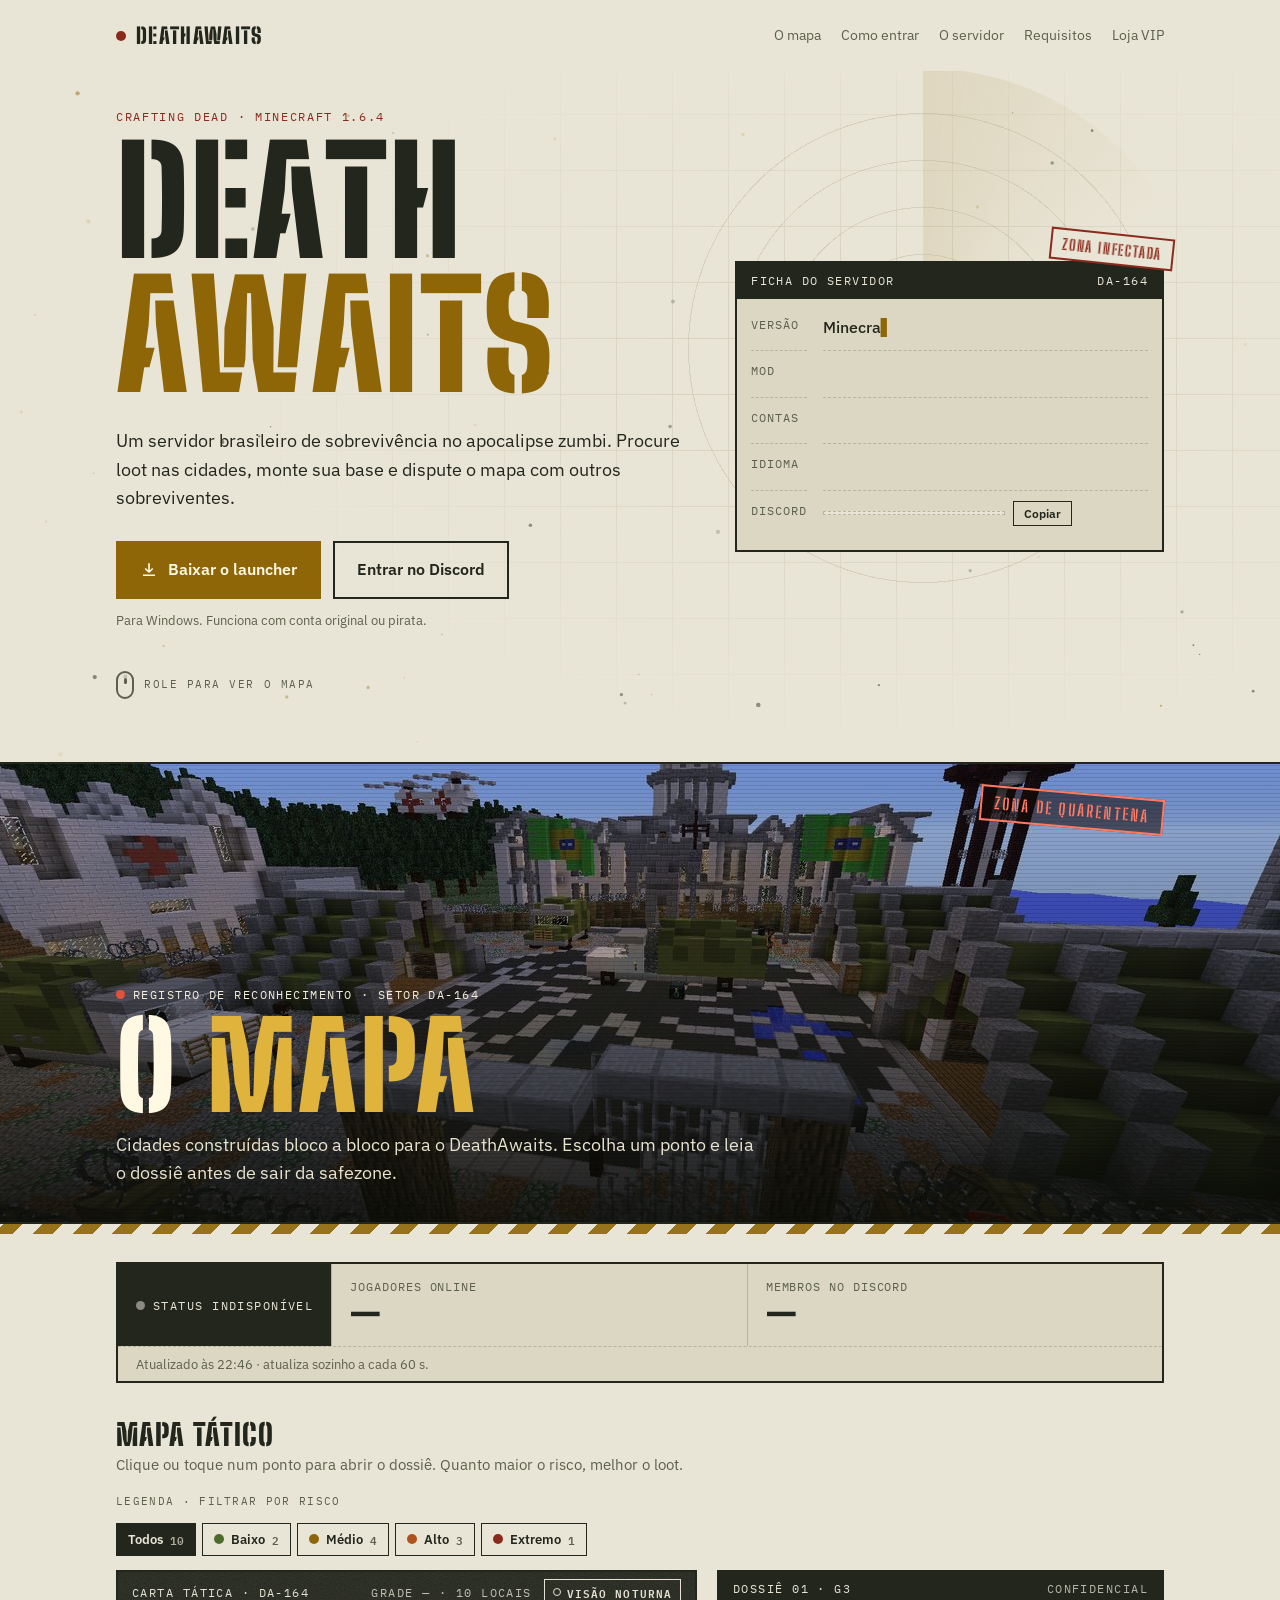
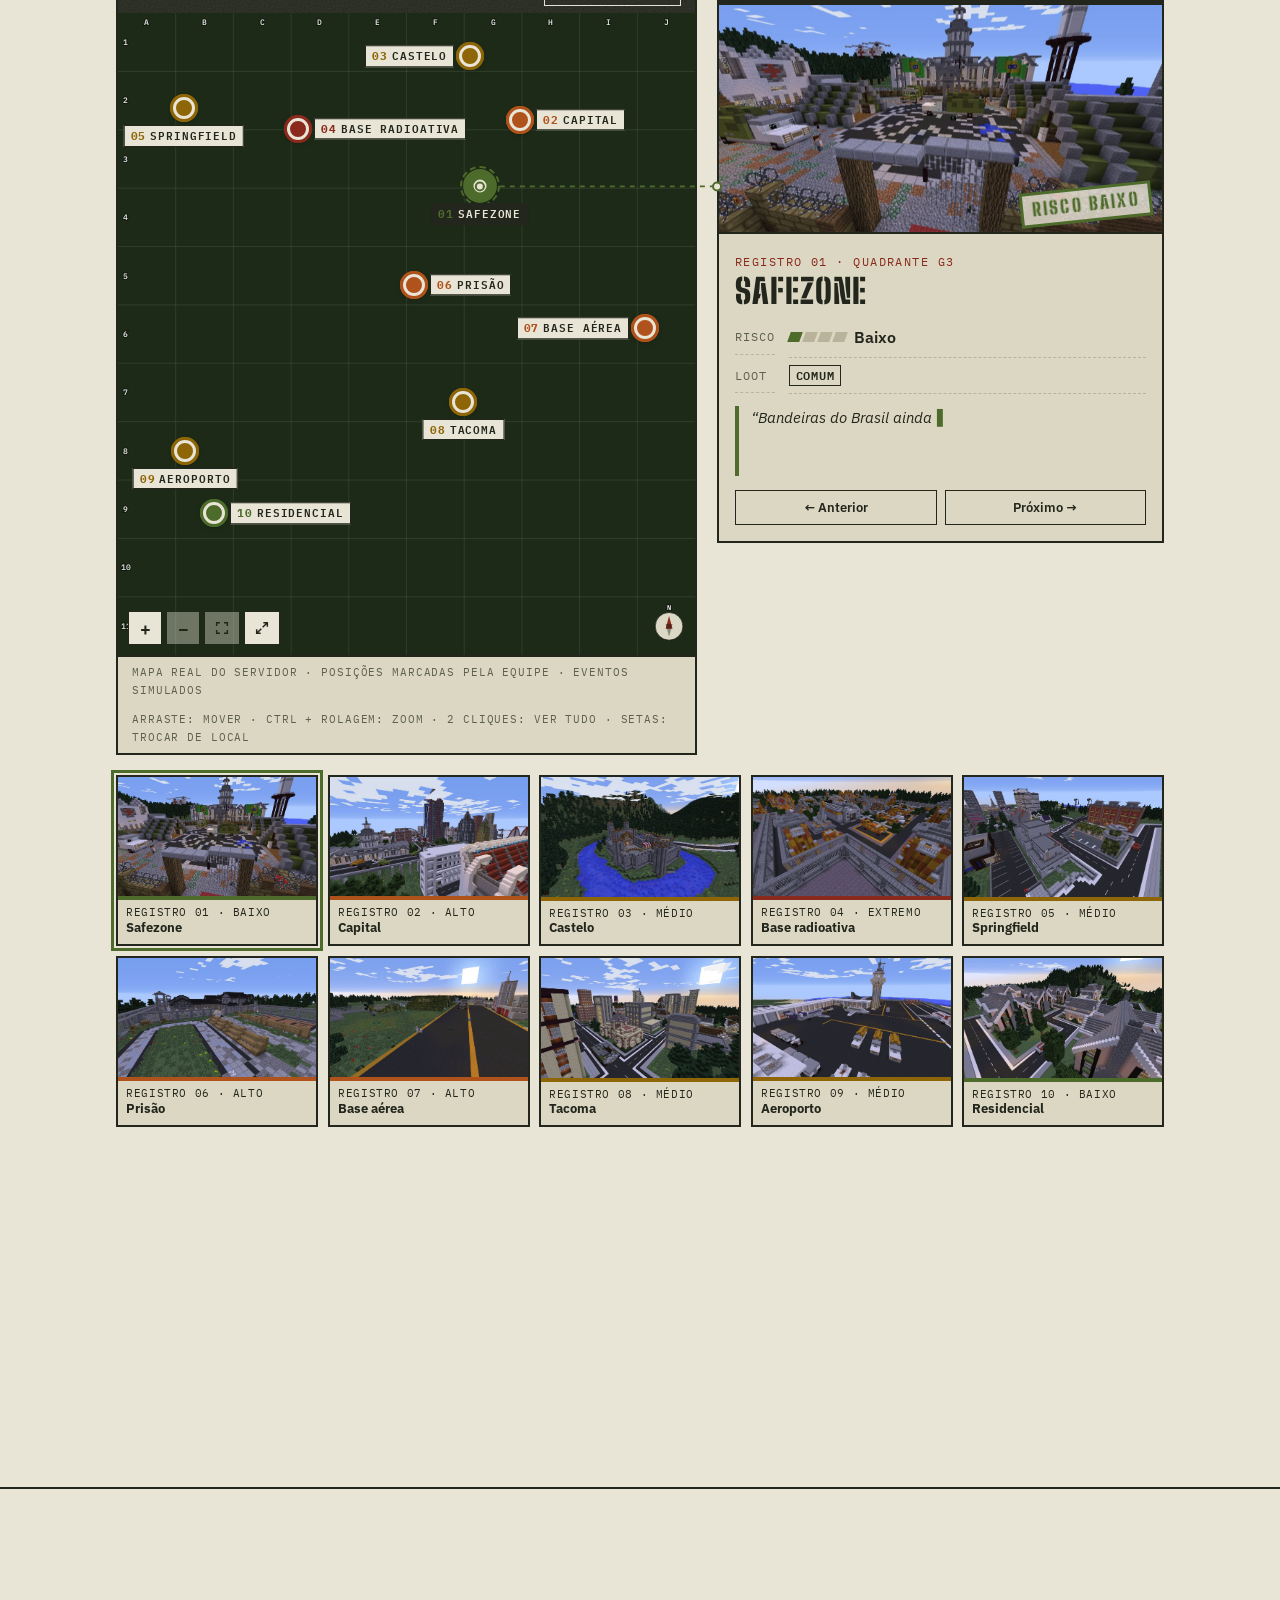
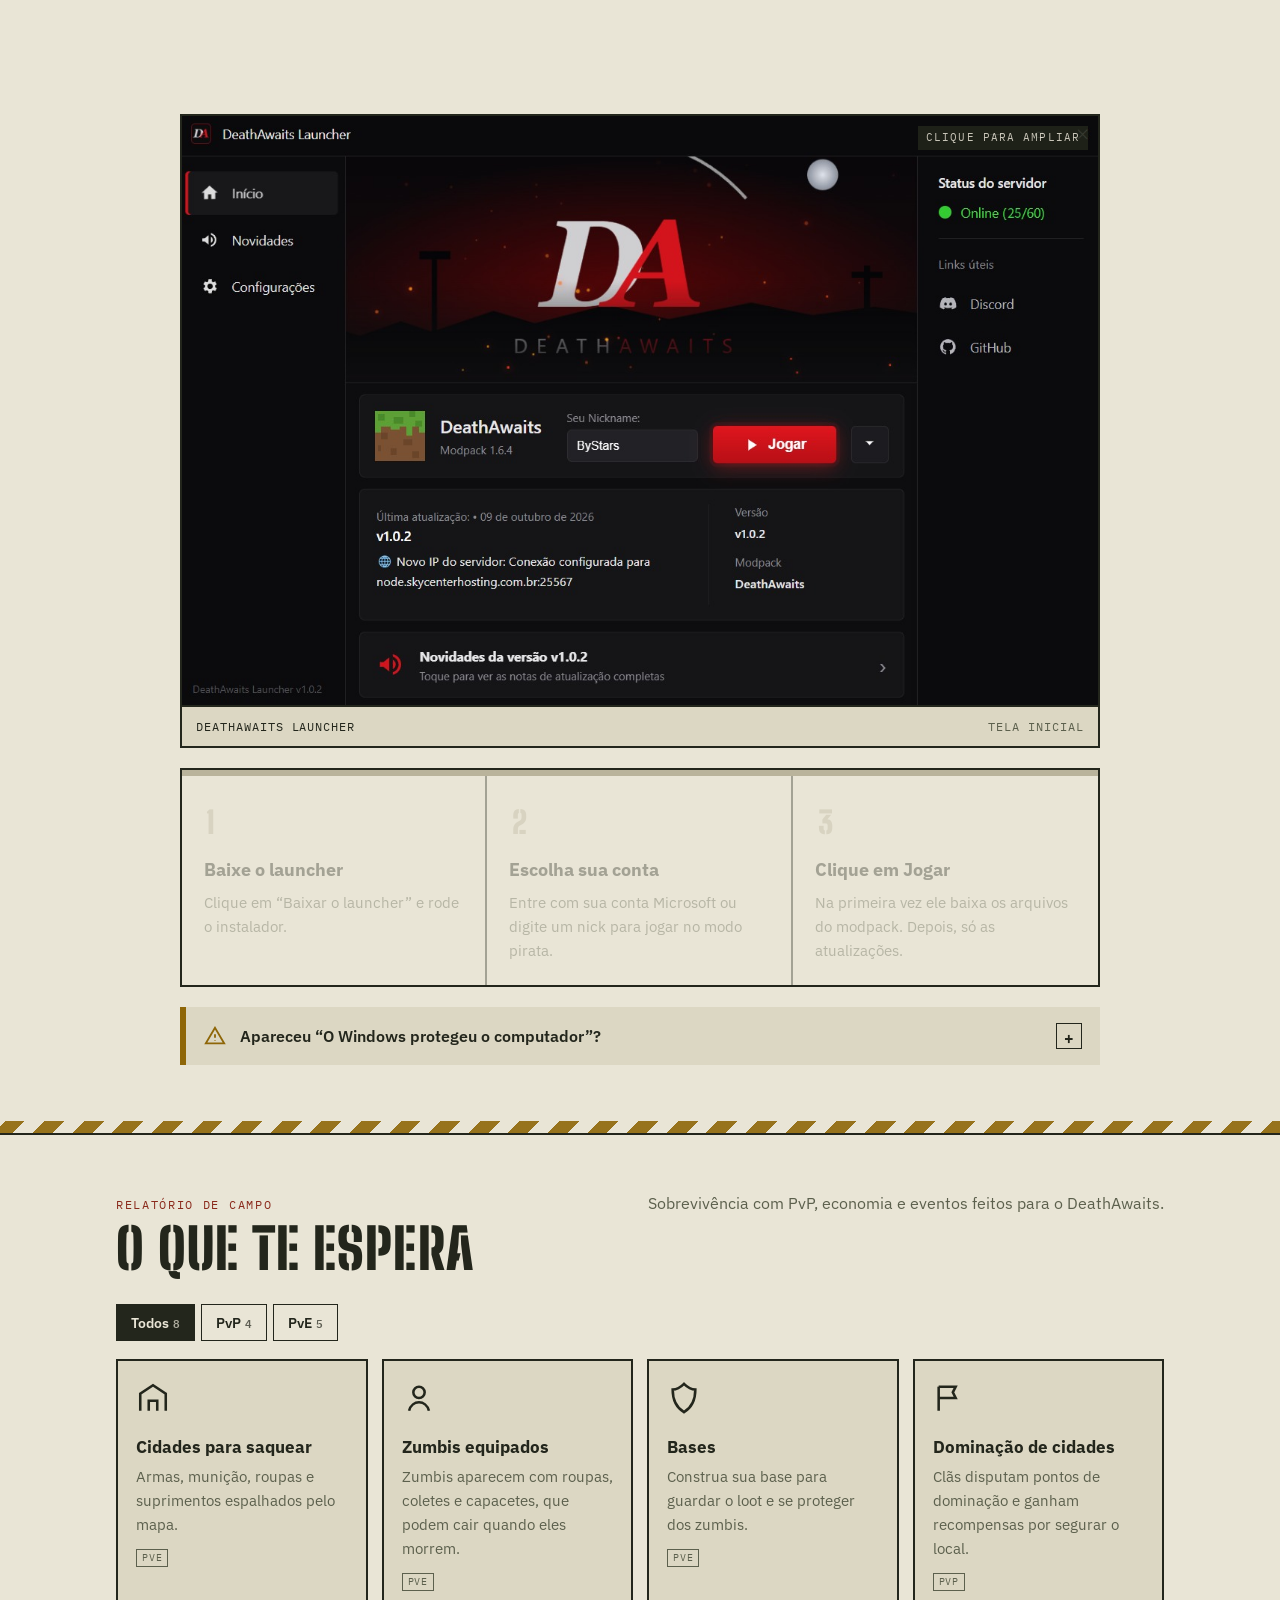
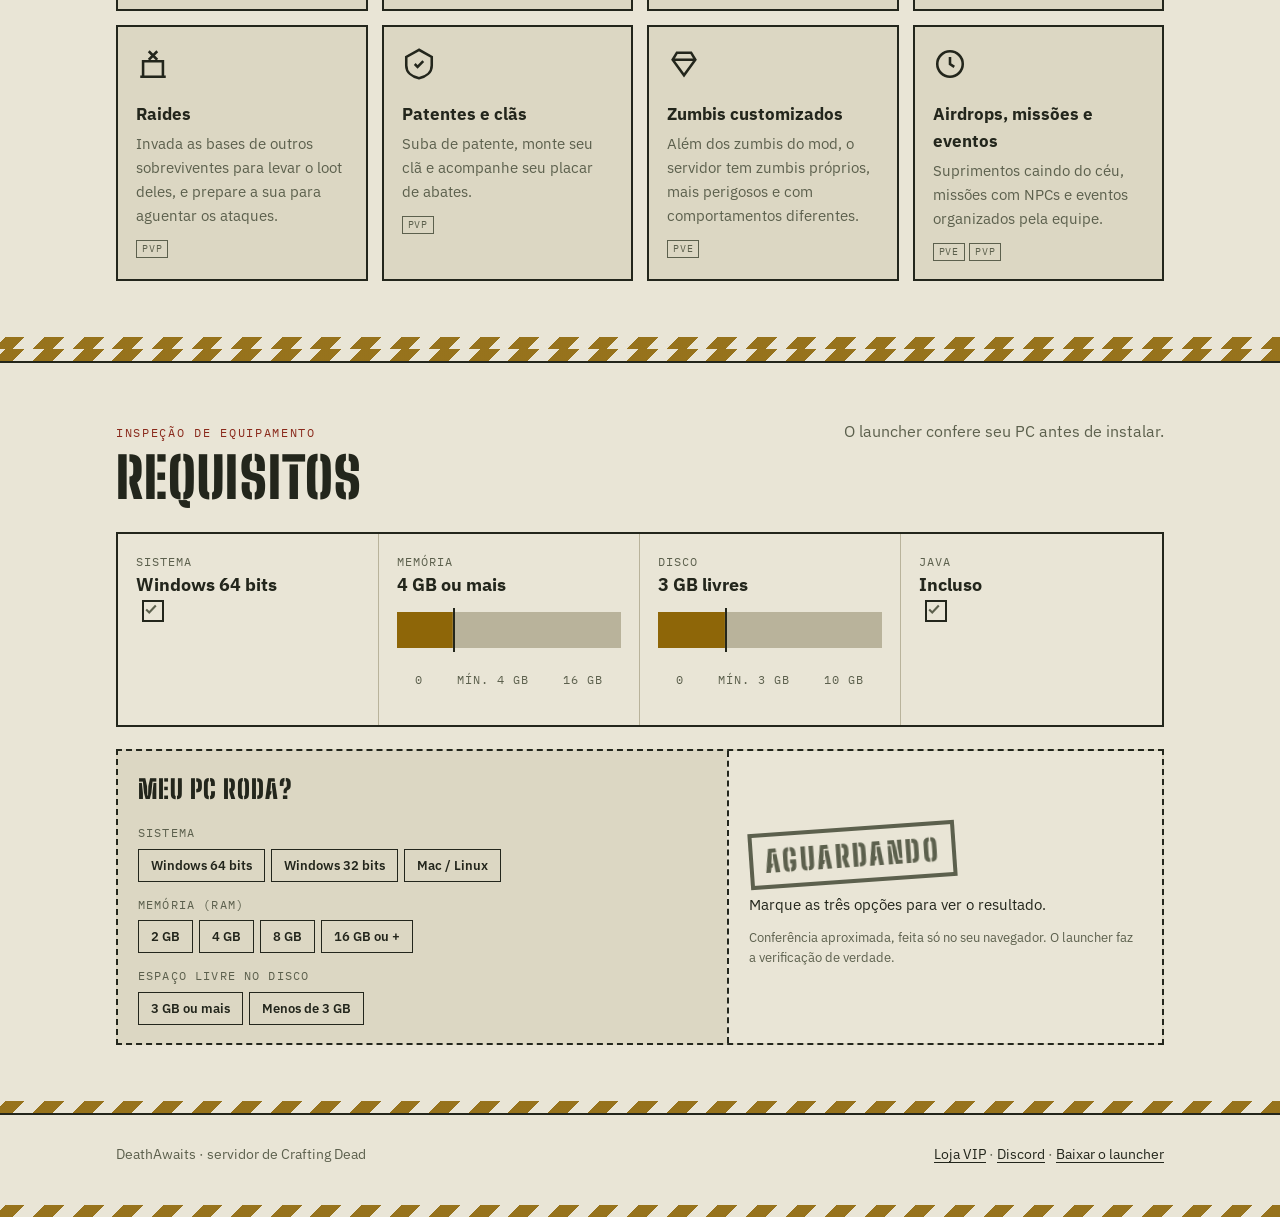
<file: index.html>
<!doctype html>
<html lang="pt-BR">
<head>
<meta charset="utf-8">
<meta name="viewport" content="width=device-width, initial-scale=1">
<meta name="description" content="DeathAwaits: servidor brasileiro de Crafting Dead (Minecraft 1.6.4). Baixe o launcher e jogue com conta original ou pirata.">
<meta name="theme-color" content="#23261c">
<title>DeathAwaits</title>
<link rel="preconnect" href="https://fonts.googleapis.com">
<link rel="preconnect" href="https://fonts.gstatic.com" crossorigin>
<link rel="stylesheet" href="https://fonts.googleapis.com/css2?family=Big+Shoulders+Stencil+Display:wght@700;900&family=IBM+Plex+Sans:wght@400;500;600&family=IBM+Plex+Mono:wght@400;600&display=swap">
<link rel="stylesheet" href="site.css?v=6">
<link rel="stylesheet" href="mapa.css?v=6">
<script>
/* Antes da página pintar: liga as animações (se o usuário não pediu menos movimento)
   e mostra a tela de "boot" uma vez por sessão. Sem JS, o site aparece normal. */
(function () {
  var d = document.documentElement, rm = window.matchMedia && matchMedia("(prefers-reduced-motion: reduce)").matches;
  if (rm || !("IntersectionObserver" in window)) return;
  d.classList.add("da-anim");
  setTimeout(function () { d.classList.add("is-loaded"); d.classList.remove("da-booting"); }, 3500); // rede de segurança se o site.js falhar
  try { if (!sessionStorage.getItem("da-boot")) { d.classList.add("da-booting"); sessionStorage.setItem("da-boot", "1"); } } catch (e) {}
})();
</script>
<link rel="stylesheet" href="premio.css?v=1">
</head>
<body>
<a class="da-skip" href="#conteudo">Pular para o conteúdo</a>

<div class="da-boot" aria-hidden="true">
  <div class="da-boot-in">
    <div class="da-boot-t">DeathAwaits</div>
    <p>&gt; Conectando ao servidor DA-164...</p>
    <p>&gt; Carregando relatório de quarentena... <b>OK</b></p>
    <p>&gt; Zona infectada detectada. <b>Acesso liberado</b></p>
    <div class="da-boot-bar"><i></i></div>
    <small>Clique ou aperte qualquer tecla para pular</small>
  </div>
</div>
<div class="da-progress" aria-hidden="true"></div>
<div class="da-cursor" aria-hidden="true"><div class="da-cursor-ring"><b></b></div><div class="da-cursor-dot"></div></div>

<header class="da-head">
  <div class="wrap top">
    <a class="brand" href="#inicio"><i aria-hidden="true"></i>DeathAwaits</a>
    <button class="da-burger" type="button" aria-expanded="false" aria-controls="da-nav" aria-label="Abrir menu"><span></span><span></span><span></span></button>
    <nav id="da-nav" aria-label="Seções">
      <a href="#mapa">O mapa</a>
      <a href="#entrar">Como entrar</a>
      <a href="#servidor">O servidor</a>
      <a href="#requisitos">Requisitos</a>
      <a href="loja.html">Loja VIP</a>
      <a class="btn da-nav-cta" href="https://www.dropbox.com/scl/fi/rq31xzb4dp51te05v7322/DeathAwaits-Launcher-Setup-1.1.2.exe?rlkey=wrdtlf2qej30c48bs4k6huib0&amp;dl=1" target="_blank" rel="noopener">Baixar o launcher</a>
    </nav>
  </div>
</header>

<main id="inicio">
  <div class="da-hero-wrap" id="conteudo">
    <div class="da-hero-bg" aria-hidden="true">
      <div class="da-grid-layer" data-parallax="0.25"></div>
      <div class="da-radar-layer" data-parallax="0.45"></div>
      <canvas class="da-ash"></canvas>
    </div>
    <div class="wrap hero">
      <div data-parallax="-0.08">
        <p class="eyebrow da-intro" style="--d:.1s">Crafting Dead · Minecraft 1.6.4</p>
        <h1 aria-label="DeathAwaits"><span class="da-line" aria-hidden="true">Death</span><span class="da-line" aria-hidden="true"><span>Awaits</span></span></h1>
        <p class="lead da-intro" style="--d:.7s">Um servidor brasileiro de sobrevivência no apocalipse zumbi. Procure loot nas cidades, monte sua base e dispute o mapa com outros sobreviventes.</p>
        <div class="cta da-intro" style="--d:.85s">
          <a class="btn btn-primary" data-magnetic href="https://www.dropbox.com/scl/fi/rq31xzb4dp51te05v7322/DeathAwaits-Launcher-Setup-1.1.2.exe?rlkey=wrdtlf2qej30c48bs4k6huib0&amp;dl=1" target="_blank" rel="noopener">
            <svg viewBox="0 0 24 24" fill="none" stroke="currentColor" stroke-width="2.2" aria-hidden="true"><path d="M12 3v12m0 0-5-5m5 5 5-5M4 19h16"/></svg>
            Baixar o launcher
          </a>
          <a class="btn btn-ghost" data-magnetic href="https://discord.gg/gc73gQfb5F" target="_blank" rel="noopener">Entrar no Discord</a>
        </div>
        <p class="cta-note da-intro" style="--d:.95s">Para Windows. Funciona com conta original ou pirata.</p>
        <a class="da-scroll-cue da-intro" style="--d:1.1s" href="#mapa"><i aria-hidden="true"></i>Role para ver o mapa</a>
      </div>

      <aside class="ficha" aria-label="Ficha do servidor" data-parallax="0.06">
        <span class="stamp">Zona infectada</span>
        <div class="ficha-h"><span>Ficha do servidor</span><span>DA-164</span></div>
        <dl>
          <dt>Versão</dt><dd><span class="da-typed">Minecraft 1.6.4</span></dd>
          <dt>Mod</dt><dd><span class="da-typed">Crafting Dead</span></dd>
          <dt>Contas</dt><dd><span class="da-typed">Original e pirata</span></dd>
          <dt>Idioma</dt><dd><span class="da-typed">Português</span></dd>
          <dt>Discord</dt><dd class="ip"><code class="da-typed">discord.gg/gc73gQfb5F</code><button class="copy" type="button" data-copy="https://discord.gg/gc73gQfb5F">Copiar</button></dd>
        </dl>
      </aside>
    </div>
  </div>

<!-- ================= INÍCIO DA SEÇÃO DO MAPA (copie daqui) ================= -->
  <section id="mapa" aria-labelledby="mp-titulo">

    <!-- 1. Vídeo de fundo em loop (sem som).
         Para ativar: grave 10–15 s de voo de câmera/tiroteio/airdrop, exporte
         em MP4 (H.264, 1280x720, ~2–4 MB) e descomente a linha <source>.
         Sem vídeo, aparece o print da safezone (poster). -->
    <div class="mp-video">
      <video autoplay muted loop playsinline preload="metadata" poster="safezone.jpg" aria-hidden="true">
        <!-- <source src="video/mapa-loop.mp4" type="video/mp4"> -->
      </video>
      <span class="mp-stamp">Zona de quarentena</span>
      <div class="wrap mp-video-inner" data-reveal="stagger">
        <div class="mp-rec mp-mono"><i aria-hidden="true"></i> Registro de reconhecimento · Setor DA-164</div>
        <h2 id="mp-titulo">O <span>mapa</span></h2>
        <p class="mp-lead">Cidades construídas bloco a bloco para o DeathAwaits. Escolha um ponto e leia o dossiê antes de sair da safezone.</p>
      </div>
    </div>
    <div class="hazard" aria-hidden="true"></div>

    <div class="wrap">

      <!-- 2. Status do servidor (configurado em mapa.js > MAPA_CONFIG.status) -->
      <div class="mp-status is-verificando" aria-live="polite" data-reveal>
        <div class="mp-status-h">
          <span class="mp-live mp-mono"><i aria-hidden="true"></i><span class="mp-live-txt">Verificando...</span></span>
          
        </div>
        <div class="mp-stat"><span>Jogadores online</span><b data-s="online">—</b></div>
        <div class="mp-stat"><span>Membros no Discord</span><b data-s="discord">—</b></div>
        <p class="mp-status-note"></p>
      </div>

      <!-- 3. Título + filtro/legenda de risco -->
      <div class="mp-toolbar" data-reveal="stagger">
        <div>
          <h3>Mapa tático</h3>
          <p>Clique ou toque num ponto para abrir o dossiê. Quanto maior o risco, melhor o loot.</p>
        </div>
        <fieldset class="mp-filtro">
          <legend>Legenda · filtrar por risco</legend>
          <button type="button" class="mp-chip" data-filtro="todos" aria-pressed="true">Todos <em></em></button>
          <button type="button" class="mp-chip" data-filtro="baixo" aria-pressed="false" style="--r: var(--mp-baixo)"><span class="mp-dot" aria-hidden="true"></span>Baixo <em></em></button>
          <button type="button" class="mp-chip" data-filtro="medio" aria-pressed="false" style="--r: var(--mp-medio)"><span class="mp-dot" aria-hidden="true"></span>Médio <em></em></button>
          <button type="button" class="mp-chip" data-filtro="alto" aria-pressed="false" style="--r: var(--mp-alto)"><span class="mp-dot" aria-hidden="true"></span>Alto <em></em></button>
          <button type="button" class="mp-chip" data-filtro="extremo" aria-pressed="false" style="--r: var(--mp-extremo)"><span class="mp-dot" aria-hidden="true"></span>Extremo <em></em></button>
        </fieldset>
      </div>
      <p class="mp-filtro-msg" aria-live="polite" style="position:absolute;width:1px;height:1px;overflow:hidden;clip:rect(0 0 0 0)">Mostrando todos os locais.</p>

      <!-- 4. Mapa + dossiê -->
      <div class="mp-grid" data-reveal>
        <div class="mp-mapa">
          <div class="mp-mapa-h"><span class="mp-flicker">Carta tática · DA-164</span><span class="mp-coord" aria-hidden="true">Grade — · 10 locais</span><button type="button" class="mp-nv-btn" aria-pressed="false"><i aria-hidden="true"></i>Visão noturna</button></div>
          <div class="mp-canvas">
            <div class="mp-scan" aria-hidden="true"><i class="mp-radar"></i><i class="mp-band"></i></div>
<div class="mp-stage">
<picture class="mp-img">
<source type="image/webp" srcset="mapa-real-900.webp 900w, mapa-real.webp 1800w" sizes="(max-width: 820px) calc(100vw - 36px), 1200px">
<img src="mapa-real.jpg" width="1833" height="2040" alt="Mapa real do servidor DeathAwaits visto de cima: rio grande cortando o mapa de norte a sul, mar a oeste e ao sul, cidades, bases e uma ilha" decoding="async" draggable="false">
</picture>
<svg class="mp-base" viewBox="0 0 1000 1112.9" aria-hidden="true" focusable="false">
<g class="mp-g-lines"><path d="M100 0V1112.9"/><path d="M200 0V1112.9"/><path d="M300 0V1112.9"/><path d="M400 0V1112.9"/><path d="M500 0V1112.9"/><path d="M600 0V1112.9"/><path d="M700 0V1112.9"/><path d="M800 0V1112.9"/><path d="M900 0V1112.9"/><path d="M0 101.2H1000"/><path d="M0 202.3H1000"/><path d="M0 303.5H1000"/><path d="M0 404.7H1000"/><path d="M0 505.9H1000"/><path d="M0 607.0H1000"/><path d="M0 708.2H1000"/><path d="M0 809.4H1000"/><path d="M0 910.6H1000"/><path d="M0 1011.7H1000"/></g>
<g class="mp-g-lbl"><text x="50" y="20">A</text><text x="150" y="20">B</text><text x="250" y="20">C</text><text x="350" y="20">D</text><text x="450" y="20">E</text><text x="550" y="20">F</text><text x="650" y="20">G</text><text x="750" y="20">H</text><text x="850" y="20">I</text><text x="950" y="20">J</text><text x="13" y="55.6">1</text><text x="13" y="156.8">2</text><text x="13" y="257.9">3</text><text x="13" y="359.1">4</text><text x="13" y="460.3">5</text><text x="13" y="561.5">6</text><text x="13" y="662.6">7</text><text x="13" y="763.8">8</text><text x="13" y="865.0">9</text><text x="13" y="966.1">10</text><text x="13" y="1067.3">11</text></g>
<g class="mp-rosa" transform="translate(955 1062.9)"><circle r="24"/><path d="M0 -18L6 4H-6Z" class="n"/><path d="M0 18L6 -4H-6Z" class="s"/><text y="-29">N</text></g>
</svg>
<div class="mp-zonas" aria-hidden="true"><!-- zonas de perigo e escudo: criados pelo mapa.js a partir das posições --></div>
<svg class="mp-fxsvg" viewBox="0 0 1000 1112.9" aria-hidden="true" focusable="false">
<defs><mask id="mp-route-m" maskUnits="userSpaceOnUse" x="0" y="0" width="1000" height="1112.9"><path class="mp-route-mask" pathLength="1" d="M0 0"/></mask></defs>
<g class="mp-alcance"><circle r="120"/><circle r="240"/><circle r="360"/></g>
<!-- estradas (invisíveis) por onde os veículos andam: traçadas à mão sobre estradas reais do mapa -->
<g class="mp-vias">
<path id="mp-v1" d="M714.0 180.3Q763.0 191.4 785.0 199.2Q807.0 207.0 829.0 220.9Q851.0 234.8 870.0 245.4Q889.0 256.0 905.5 267.1Q922.0 278.2 935.5 294.4Q949.0 310.5 950.0 330.0Q951.0 349.5 941.5 365.6Q932.0 381.7 916.0 392.9Q900 404.0 889.0 417.4Q878.0 430.7 869.5 444.6Q861.0 458.5 852.0 466.3Q843.0 474.1 849.5 490.8Q856.0 507.5 850.5 523.6Q845.0 539.8 842.5 556.5Q840 573.1 836.5 592.6Q833.0 612.1 831.5 625.5L830 638.8"/>
<path id="mp-v2" d="M184.0 931.5Q262.0 932.6 294.5 932.6Q327.0 932.6 365.0 929.8Q403.0 927.0 430.5 922.0Q458.0 917.0 485.5 906.5Q513.0 895.9 540.0 898.1Q567.0 900.3 589.0 897.5Q611.0 894.8 632.5 889.2Q654.0 883.6 681.5 883.6Q709.0 883.6 736.0 883.6Q763.0 883.6 806.5 886.4Q850 889.2 872.0 889.2Q894.0 889.2 910.5 883.7Q927.0 878.1 943.5 873.1L960 868.1"/>
<path id="mp-v3" d="M85.0 153.6Q85.0 217.0 95.5 234.2Q106.0 251.5 134.0 266.6Q162.0 281.6 166.0 302.8Q170 323.9 166.0 345.0Q162.0 366.1 159.0 383.4Q156.0 400.6 159.0 430.1Q162.0 459.6 155.5 481.3Q149.0 503.0 142.5 524.1Q136.0 545.3 138.0 550.9Q140 556.5 143.5 587.1Q147.0 617.7 145.0 646.6Q143.0 675.5 145.0 704.5L147.0 733.4"/>
<path id="mp-v4" d="M265.0 300.5Q245.0 267.1 245.0 200.3Q245.0 133.5 297.5 132.4Q350 131.3 404.0 131.3Q458.0 131.3 489.0 134.1Q520 136.9 560.0 138.0Q600 139.1 625.0 139.1L650 139.1"/>
<path id="mp-v5" d="M505.0 702.2Q548.0 701.1 568.5 700.5Q589.0 700.0 597.5 705.0Q606.0 710.0 614.5 725.0Q623.0 740.1 624.5 760.7Q626.0 781.3 624.5 805.2Q623.0 829.1 624.5 853.0L626.0 877.0"/>
</g>
<g class="mp-route"><path class="mp-route-glow" mask="url(#mp-route-m)" d="M0 0"/><path class="mp-route-line" mask="url(#mp-route-m)" d="M0 0"/><circle class="mp-route-end" r="9" cx="-50" cy="-50"/></g>
</svg>
<div class="mp-fx mp-fx-over" aria-hidden="true">
<i class="mp-sweep"></i>
<div class="mp-carros"></div>
<div class="mp-blips"></div>
<div class="mp-drops"></div>
<span class="mp-ent mp-heli-sh"><svg viewBox="-26 -18 52 36"><path d="M-24 -1h14v2h-14z"/><ellipse cx="0" cy="0" rx="11" ry="6"/><circle cx="0" cy="0" r="15" opacity=".35"/></svg></span><span class="mp-ent mp-heli"><svg viewBox="-26 -18 52 36"><path class="b" d="M-24 -1h14v2h-14z M-25 -5v10h2v-10z"/><ellipse class="b" cx="0" cy="0" rx="11" ry="6"/><ellipse class="v" cx="6" cy="0" rx="4" ry="3.4"/><g class="mp-rotor"><path d="M-17 -1.2h34v2.4h-34z M-1.2 -17h2.4v34h-2.4z"/></g></svg></span>
<span class="mp-ent mp-aviao-sh"><svg viewBox="-30 -26 60 52"><path d="M26 0c0-2-3-3-6-3H6L-8-22h-5l7 19H-18l-5-7h-4l3 10-3 10h4l5-7H-6l-7 19h5L6 3h14c3 0 6-1 6-3z"/></svg></span><span class="mp-ent mp-aviao"><svg viewBox="-30 -26 60 52"><path d="M26 0c0-2-3-3-6-3H6L-8-22h-5l7 19H-18l-5-7h-4l3 10-3 10h4l5-7H-6l-7 19h5L6 3h14c3 0 6-1 6-3z"/></svg></span>
<i class="mp-nuvem n1"></i><i class="mp-nuvem n2"></i><i class="mp-nuvem n3"></i>
</div>
<span class="mp-route-lbl" aria-hidden="true"></span>
</div><!-- /mp-stage -->
<div class="mp-nv" aria-hidden="true"><i class="mp-nv-noise"></i><b>Visão noturna</b></div>
<div class="mp-ctrl" role="group" aria-label="Controles do mapa">
  <button type="button" class="mp-zin" aria-label="Aproximar">+</button>
  <button type="button" class="mp-zout" aria-label="Afastar" disabled>−</button>
  <button type="button" class="mp-zreset" aria-label="Ver o mapa inteiro" disabled><svg viewBox="0 0 24 24" aria-hidden="true"><path d="M4 9V4h5M20 9V4h-5M4 15v5h5M20 15v5h-5"/></svg></button>
  <button type="button" class="mp-full" aria-label="Abrir o mapa em tela cheia, na resolução original" title="Tela cheia"><svg viewBox="0 0 24 24" aria-hidden="true"><path d="M14 4h6v6M10 20H4v-6M20 4l-7 7M4 20l7-7"/></svg></button>
  <button type="button" class="mp-mover" aria-pressed="false">Mover</button>
</div>
<div class="mp-hint" aria-hidden="true"></div>
            <!-- os marcadores (botões) são criados pelo mapa.js a partir de MAPA_CONFIG.locais -->
          </div>
          <div class="mp-mapa-f"><span>Mapa real do servidor · posições marcadas pela equipe · eventos simulados</span><span class="mp-f-desk">Arraste: mover · Ctrl + rolagem: zoom · 2 cliques: ver tudo · Setas: trocar de local</span><span class="mp-f-mob">Dois dedos: mover e zoom · ou toque em Mover</span></div>
        </div>

        <aside class="mp-dossie" id="mp-dossie" aria-label="Dossiê do local selecionado" aria-live="polite">
          <div class="mp-dossie-h"><span class="mp-titulo">Dossiê</span><span class="mp-confid">Confidencial</span><button type="button" class="mp-close">Fechar ✕</button></div>
          <div class="mp-dossie-in">
            <figure class="mp-foto"><img src="safezone.jpg" alt="" width="1280" height="661"><span class="mp-carimbo" aria-hidden="true">Risco</span><span class="mp-ampliar" aria-hidden="true">Ampliar</span></figure>
            <div class="mp-dossie-body">
              <span class="mp-ref mp-mono"></span>
              <h3>Safezone</h3>
              <dl class="mp-ficha">
                <dt>Risco</dt><dd data-f="risco"></dd>
                <dt>Loot</dt><dd data-f="loot"></dd>
              </dl>
              <p class="mp-lore" title="Clique para mostrar o texto todo"><span class="mp-sr"></span><span class="mp-type" aria-hidden="true"></span></p>
              <div class="mp-nav">
                <button type="button" class="mp-prev">← Anterior</button>
                <button type="button" class="mp-next">Próximo →</button>
              </div>
            </div>
          </div>
        </aside>
        <svg class="mp-link" aria-hidden="true" focusable="false"><path d="M0 0"/><circle class="a" r="4"/><circle class="b" r="4"/></svg>
      </div>
      <div class="mp-backdrop" aria-hidden="true"></div>

      <!-- 5. Registros (miniaturas; também servem de lista acessível) -->
      <ul class="mp-cards" aria-label="Registros dos locais"></ul>

      <!-- 6. CTA -->
      <div class="mp-cta" data-reveal>
        <div class="hazard" aria-hidden="true"></div>
        <span class="mp-stamp2" aria-hidden="true">Liberado</span>
        <div class="mp-cta-in">
          <div>
            <h3>Pronto pra sair da <span>safezone?</span></h3>
            <p>Baixe o launcher, entre no servidor e escolha seu primeiro destino. No Discord você encontra avisos de eventos e suporte.</p>
          </div>
          <div>
            <div class="cta">
              <a class="btn btn-primary" data-link="launcher" href="https://www.dropbox.com/scl/fi/rq31xzb4dp51te05v7322/DeathAwaits-Launcher-Setup-1.1.2.exe?rlkey=wrdtlf2qej30c48bs4k6huib0&amp;dl=1" target="_blank" rel="noopener">
                <svg viewBox="0 0 24 24" fill="none" stroke="currentColor" stroke-width="2.2" aria-hidden="true"><path d="M12 3v12m0 0-5-5m5 5 5-5M4 19h16"/></svg>
                Baixar o launcher
              </a>
              <a class="btn btn-ghost" data-link="discord" href="https://discord.gg/gc73gQfb5F" target="_blank" rel="noopener">Entrar no Discord</a>
            </div>
            <p class="cta-note">Para Windows. Funciona com conta original ou pirata.</p>
          </div>
        </div>
      </div>

    </div>
  </section>
  <script src="mapa.js?v=8" defer></script>
<!-- ================= FIM DA SEÇÃO DO MAPA (copie até aqui) ================= -->


  <div class="da-divider" aria-hidden="true"></div>
  <section id="entrar">
    <div class="wrap">
      <div class="mapa-head">
        <span class="da-sec-tag" data-sr>Procedimento de entrada</span>
        <h2 data-sr="wipe">Como entrar</h2>
        <p data-sr style="--d:.15s">O launcher instala o Java, o Minecraft e todos os mods sozinho. Você não precisa configurar nada.</p>
      </div>
      <div class="entrar">
      <figure class="foto launcher da-tilt" data-sr="zoom" data-lightbox data-caption="DeathAwaits Launcher · Tela inicial">
        <div class="da-imgbox">
          <img src="launcher.jpg" width="1225" height="787" loading="lazy" alt="Tela inicial do DeathAwaits Launcher, com o campo de nickname, o botão Jogar e o status do servidor">
          <span class="da-glare" aria-hidden="true"></span>
          <span class="da-zoom-hint" aria-hidden="true">Clique para ampliar</span>
        </div>
        <figcaption><span>DeathAwaits Launcher</span><span>Tela inicial</span></figcaption>
      </figure>
      <ol class="passos">
        <li>
          <div class="passo-n">1</div>
          <h3>Baixe o launcher</h3>
          <p>Clique em “Baixar o launcher” e rode o instalador.</p>
        </li>
        <li>
          <div class="passo-n">2</div>
          <h3>Escolha sua conta</h3>
          <p>Entre com sua conta Microsoft ou digite um nick para jogar no modo pirata.</p>
        </li>
        <li>
          <div class="passo-n">3</div>
          <h3>Clique em Jogar</h3>
          <p>Na primeira vez ele baixa os arquivos do modpack. Depois, só as atualizações.</p>
        </li>
      </ol>
      </div>
      <div class="da-acc" data-sr>
        <button class="da-acc-btn" type="button" aria-expanded="false" aria-controls="da-acc-win" id="da-acc-win-b">
          <svg viewBox="0 0 24 24" fill="none" stroke="currentColor" stroke-width="2" aria-hidden="true"><path d="M12 3 2 20h20L12 3Z"/><path d="M12 10v4m0 3v.5"/></svg>
          <span>Apareceu “O Windows protegeu o computador”?</span>
          <span class="da-chev" aria-hidden="true">+</span>
        </button>
        <div class="da-acc-panel" id="da-acc-win" role="region" aria-labelledby="da-acc-win-b">
          <div><p>É normal para programas sem assinatura digital. Clique em <strong>Mais informações</strong> e depois em <strong>Executar assim mesmo</strong>.</p></div>
        </div>
      </div>
    </div>
  </section>

  <div class="da-divider" aria-hidden="true"></div>
  <section id="servidor">
    <div class="wrap">
      <div class="sec-h">
        <div><span class="da-sec-tag" data-sr>Relatório de campo</span><h2 data-sr="wipe">O que te espera</h2></div>
        <p data-sr style="--d:.15s">Sobrevivência com PvP, economia e eventos feitos para o DeathAwaits.</p>
      </div>
      <div class="da-tabs" role="tablist" aria-label="Filtrar recursos" data-sr>
        <button class="da-tab" role="tab" type="button" aria-selected="true" aria-controls="da-feats" data-tab="todos">Todos<em></em></button>
        <button class="da-tab" role="tab" type="button" aria-selected="false" aria-controls="da-feats" data-tab="pvp" tabindex="-1">PvP<em></em></button>
        <button class="da-tab" role="tab" type="button" aria-selected="false" aria-controls="da-feats" data-tab="pve" tabindex="-1">PvE<em></em></button>
      </div>
      <div class="lista da-cards" id="da-feats" role="tabpanel" aria-live="polite">
        <div class="item" data-sr data-tags="pve">
          <svg viewBox="0 0 24 24" fill="none" stroke="currentColor" stroke-width="1.8" aria-hidden="true"><path d="M3 21V9l9-6 9 6v12"/><path d="M9 21v-7h6v7"/></svg>
          <div><h3>Cidades para saquear</h3><p>Armas, munição, roupas e suprimentos espalhados pelo mapa.</p></div>
        </div>
        <div class="item" data-sr data-tags="pve">
          <svg viewBox="0 0 24 24" fill="none" stroke="currentColor" stroke-width="1.8" aria-hidden="true"><circle cx="12" cy="8" r="4"/><path d="M5 21c1-4 4-6 7-6s6 2 7 6"/><path d="M9 7h.01M15 7h.01"/></svg>
          <div><h3>Zumbis equipados</h3><p>Zumbis aparecem com roupas, coletes e capacetes, que podem cair quando eles morrem.</p></div>
        </div>
        <div class="item" data-sr data-tags="pve">
          <svg viewBox="0 0 24 24" fill="none" stroke="currentColor" stroke-width="1.8" aria-hidden="true"><path d="M12 2c3 3 6 4 8 4 0 8-3 13-8 16C7 19 4 14 4 6c2 0 5-1 8-4Z"/></svg>
          <div><h3>Bases</h3><p>Construa sua base para guardar o loot e se proteger dos zumbis.</p></div>
        </div>
        <div class="item" data-sr data-tags="pvp">
          <svg viewBox="0 0 24 24" fill="none" stroke="currentColor" stroke-width="1.8" aria-hidden="true"><path d="M4 21V4"/><path d="M4 4h12l-2 4 2 4H4"/></svg>
          <div><h3>Dominação de cidades</h3><p>Clãs disputam pontos de dominação e ganham recompensas por segurar o local.</p></div>
        </div>
        <div class="item" data-sr data-tags="pvp">
          <svg viewBox="0 0 24 24" fill="none" stroke="currentColor" stroke-width="1.8" aria-hidden="true"><path d="M3 21h18"/><path d="M5 21V10h14v11"/><path d="M9 3l6 6M15 3 9 9"/></svg>
          <div><h3>Raides</h3><p>Invada as bases de outros sobreviventes para levar o loot deles, e prepare a sua para aguentar os ataques.</p></div>
        </div>
        <div class="item" data-sr data-tags="pvp">
          <svg viewBox="0 0 24 24" fill="none" stroke="currentColor" stroke-width="1.8" aria-hidden="true"><path d="M12 2 3 7v6c0 5 4 8 9 9 5-1 9-4 9-9V7l-9-5Z"/><path d="M9 12l2 2 4-4"/></svg>
          <div><h3>Patentes e clãs</h3><p>Suba de patente, monte seu clã e acompanhe seu placar de abates.</p></div>
        </div>
        <div class="item" data-sr data-tags="pve">
          <svg viewBox="0 0 24 24" fill="none" stroke="currentColor" stroke-width="1.8" aria-hidden="true"><path d="M7 4h10l3 5-8 11L4 9l3-5Z"/><path d="M4 9h16"/></svg>
          <div><h3>Zumbis customizados</h3><p>Além dos zumbis do mod, o servidor tem zumbis próprios, mais perigosos e com comportamentos diferentes.</p></div>
        </div>
        <div class="item" data-sr data-tags="pve pvp">
          <svg viewBox="0 0 24 24" fill="none" stroke="currentColor" stroke-width="1.8" aria-hidden="true"><circle cx="12" cy="12" r="9"/><path d="M12 7v5l3 2"/></svg>
          <div><h3>Airdrops, missões e eventos</h3><p>Suprimentos caindo do céu, missões com NPCs e eventos organizados pela equipe.</p></div>
        </div>
      </div>
    </div>
  </section>

  <div class="da-divider" aria-hidden="true"></div>
  <section id="premio" hidden>
    <div class="wrap">
      <div class="sec-h">
        <div><span class="da-sec-tag">Competição de clãs · <span data-pr="nome">Temporada</span></span><h2>Prêmio da temporada</h2></div>
        <p>Parte do lucro do servidor vira prêmio em dinheiro para os 3 melhores clãs. O valor sobe a cada venda da loja, em tempo real.</p>
      </div>
      <div class="pr-grid">
        <div class="pr-pos p2"><small>🥈 TOP 2</small><b data-pr="top2">R$ 0,00</b><span data-pr="top2p"></span></div>
        <div class="pr-pos p1"><small>🥇 TOP 1</small><b data-pr="top1">R$ 0,00</b><span data-pr="top1p"></span></div>
        <div class="pr-pos p3"><small>🥉 TOP 3</small><b data-pr="top3">R$ 0,00</b><span data-pr="top3p"></span></div>
      </div>
      <div class="pr-conta">
        <span>Vendas: <strong data-pr="vendas">-</strong></span>
        <span>Taxas: <strong data-pr="taxas">-</strong></span>
        <span>Custos do servidor: <strong data-pr="custos">-</strong></span>
        <span>Lucro: <strong data-pr="lucro">-</strong></span>
      </div>
      <p class="pr-nota">Tudo é público: cada venda e cada custo também aparecem no canal #faturamento do <a href="https://discord.gg/gc73gQfb5F" target="_blank" rel="noopener">Discord</a>.</p>
    </div>
  </section>

  <div class="da-divider" aria-hidden="true"></div>
  <section id="requisitos">
    <div class="wrap">
      <div class="sec-h">
        <div><span class="da-sec-tag" data-sr>Inspeção de equipamento</span><h2 data-sr="wipe">Requisitos</h2></div>
        <p data-sr style="--d:.15s">O launcher confere seu PC antes de instalar.</p>
      </div>
      <div class="req da-req" data-sr>
        <div><span>Sistema</span><b>Windows 64 bits</b><span class="da-check" aria-hidden="true"><svg viewBox="0 0 16 16" fill="none" stroke="currentColor" stroke-width="2.4"><path d="M2.5 8.5l3.5 3.5 7.5-8"/></svg></span></div>
        <div><span>Memória</span><b>4 GB ou mais</b><div class="da-gauge" style="--v:.25" aria-hidden="true"><i></i><s></s></div><div class="da-gauge-l" aria-hidden="true"><span>0</span><span>mín. 4 GB</span><span>16 GB</span></div></div>
        <div><span>Disco</span><b>3 GB livres</b><div class="da-gauge" style="--v:.3" aria-hidden="true"><i></i><s></s></div><div class="da-gauge-l" aria-hidden="true"><span>0</span><span>mín. 3 GB</span><span>10 GB</span></div></div>
        <div><span>Java</span><b>Incluso</b><span class="da-check" aria-hidden="true"><svg viewBox="0 0 16 16" fill="none" stroke="currentColor" stroke-width="2.4"><path d="M2.5 8.5l3.5 3.5 7.5-8"/></svg></span></div>
      </div>

      <form class="da-pc" data-sr onsubmit="return false" aria-labelledby="da-pc-t">
        <div class="da-pc-form">
          <h3 id="da-pc-t">Meu PC roda?</h3>
          <fieldset><legend>Sistema</legend><div class="da-seg">
            <label><input type="radio" name="so" value="win64"><span>Windows 64 bits</span></label>
            <label><input type="radio" name="so" value="win32"><span>Windows 32 bits</span></label>
            <label><input type="radio" name="so" value="outro"><span>Mac / Linux</span></label>
          </div></fieldset>
          <fieldset><legend>Memória (RAM)</legend><div class="da-seg">
            <label><input type="radio" name="ram" value="2"><span>2 GB</span></label>
            <label><input type="radio" name="ram" value="4"><span>4 GB</span></label>
            <label><input type="radio" name="ram" value="8"><span>8 GB</span></label>
            <label><input type="radio" name="ram" value="16"><span>16 GB ou +</span></label>
          </div></fieldset>
          <fieldset><legend>Espaço livre no disco</legend><div class="da-seg">
            <label><input type="radio" name="disco" value="1"><span>3 GB ou mais</span></label>
            <label><input type="radio" name="disco" value="0"><span>Menos de 3 GB</span></label>
          </div></fieldset>
        </div>
        <div class="da-verdict" data-v="pend" aria-live="polite">
          <span class="da-vstamp">Aguardando</span>
          <p class="da-vtxt">Marque as três opções para ver o resultado.</p>
          <small>Conferência aproximada, feita só no seu navegador. O launcher faz a verificação de verdade.</small>
        </div>
      </form>
    </div>
  </section>
</main>

<div class="da-divider" aria-hidden="true"></div>
<footer>
  <div class="wrap foot">
    <span>DeathAwaits · servidor de Crafting Dead</span>
    <span><a href="loja.html">Loja VIP</a> · <a href="https://discord.gg/gc73gQfb5F" target="_blank" rel="noopener">Discord</a> · <a href="https://www.dropbox.com/scl/fi/rq31xzb4dp51te05v7322/DeathAwaits-Launcher-Setup-1.1.2.exe?rlkey=wrdtlf2qej30c48bs4k6huib0&amp;dl=1" target="_blank" rel="noopener">Baixar o launcher</a></span>
  </div>
</footer>
<div class="hazard" aria-hidden="true"></div>

<button class="da-top" type="button" aria-label="Voltar ao topo">
  <svg viewBox="0 0 48 48" aria-hidden="true" style="position:absolute;inset:-2px;width:48px;height:48px"><circle cx="24" cy="24" r="22" fill="none" stroke="var(--accent)" stroke-width="3"/></svg>
  <svg viewBox="0 0 24 24" fill="none" stroke="currentColor" stroke-width="2.4" aria-hidden="true"><path d="M12 19V5m0 0-6 6m6-6 6 6"/></svg>
</button>
<div class="da-mcta" aria-hidden="true">
  <a class="btn btn-primary" tabindex="-1" href="https://www.dropbox.com/scl/fi/rq31xzb4dp51te05v7322/DeathAwaits-Launcher-Setup-1.1.2.exe?rlkey=wrdtlf2qej30c48bs4k6huib0&amp;dl=1" target="_blank" rel="noopener">
    <svg viewBox="0 0 24 24" fill="none" stroke="currentColor" stroke-width="2.2" aria-hidden="true"><path d="M12 3v12m0 0-5-5m5 5 5-5M4 19h16"/></svg>Baixar launcher</a>
  <a class="btn btn-ghost" tabindex="-1" href="https://discord.gg/gc73gQfb5F" target="_blank" rel="noopener">Discord</a>
</div>
<div class="da-toast" role="status" aria-live="polite"></div>

<div class="da-lb" role="dialog" aria-modal="true" aria-label="Visualizador de fotos" hidden>
  <div class="da-lb-bg"></div>
  <div class="da-lb-bar"><span class="da-lb-count"></span><button type="button" class="da-lb-close">Fechar ✕</button></div>
  <div class="da-lb-stage"><img class="da-lb-img" alt=""></div>
  <button type="button" class="da-lb-prev" aria-label="Foto anterior">‹</button>
  <button type="button" class="da-lb-next" aria-label="Próxima foto">›</button>
  <p class="da-lb-cap"></p>
</div>

<script src="site.js?v=6" defer></script>
<script src="premio.js?v=1" defer></script>
</body>
</html>
</file>
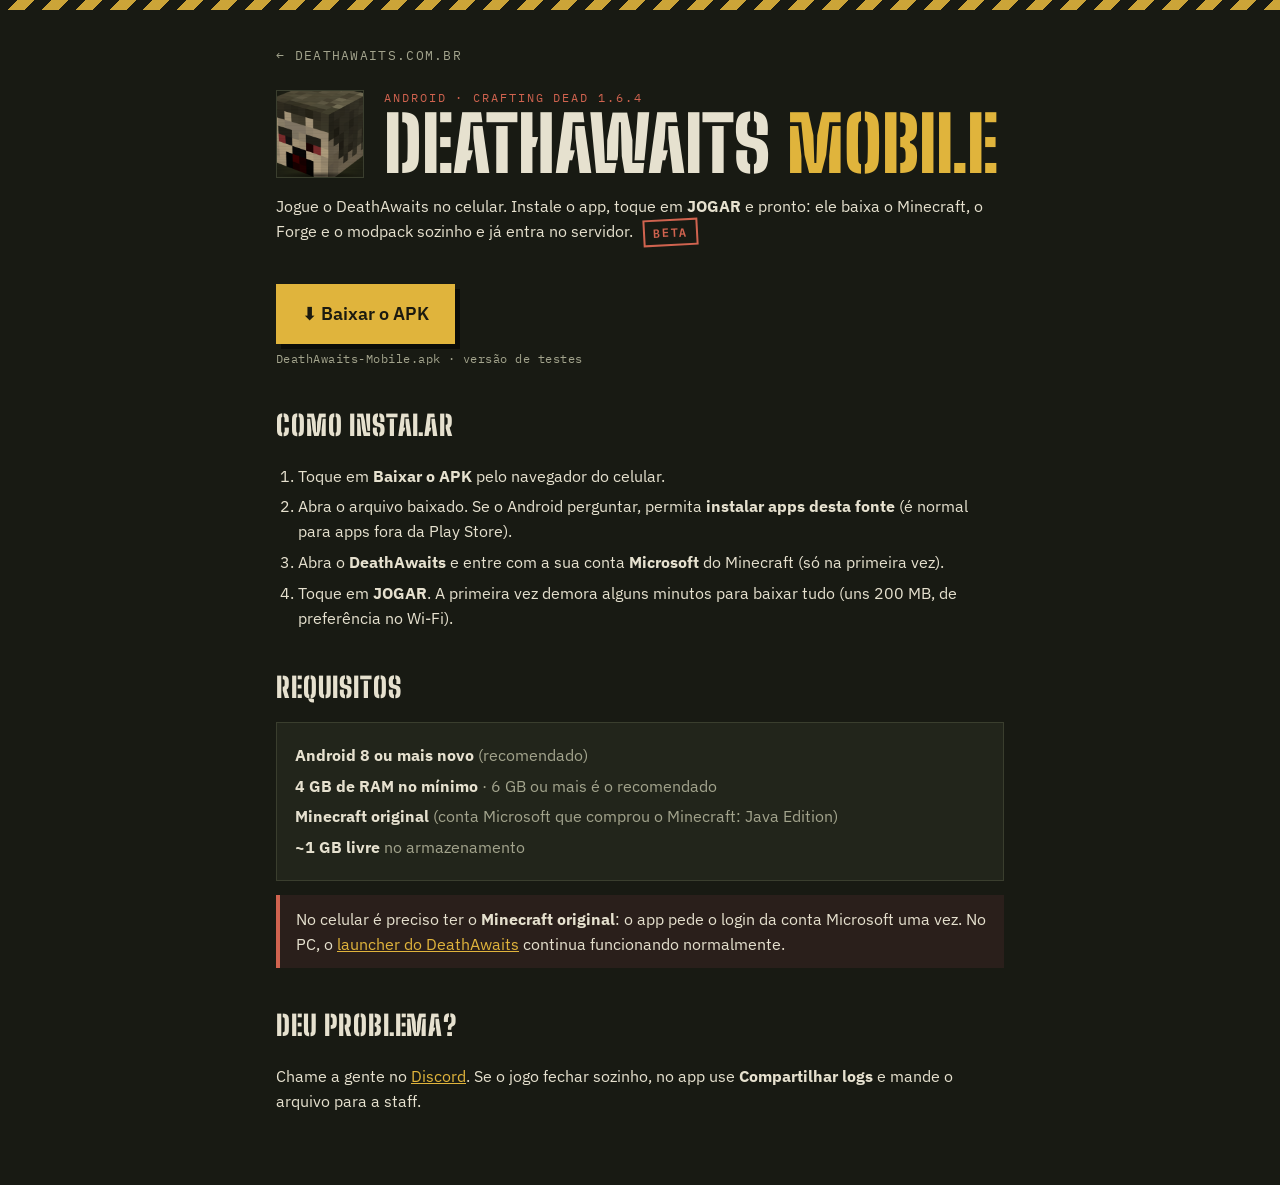
<file: mobile/index.html>
<!doctype html>
<html lang="pt-BR">
<head>
<meta charset="utf-8">
<meta name="viewport" content="width=device-width, initial-scale=1">
<meta name="description" content="DeathAwaits Mobile: jogue o servidor DeathAwaits (Crafting Dead) no seu Android.">
<meta name="theme-color" content="#181a13">
<title>DeathAwaits Mobile</title>
<link rel="preconnect" href="https://fonts.googleapis.com">
<link rel="preconnect" href="https://fonts.gstatic.com" crossorigin>
<link rel="stylesheet" href="https://fonts.googleapis.com/css2?family=Big+Shoulders+Stencil+Display:wght@700;900&family=IBM+Plex+Sans:wght@400;500;600&family=IBM+Plex+Mono:wght@400;600&display=swap">
<link rel="icon" href="../rpc/icone.png">
<style>
  :root { --bg:#181a13; --card:#22251b; --line:#3a3e2e; --txt:#e6e1cf; --mut:#a3a48d; --ocre:#e0b43c; --sangue:#d0634f;
          --disp:"Big Shoulders Stencil Display", Impact, sans-serif; --mono:"IBM Plex Mono", Consolas, monospace; }
  * { box-sizing:border-box; }
  body { margin:0; background:var(--bg); color:var(--txt); font:16px/1.55 "IBM Plex Sans", system-ui, sans-serif; }
  a { color:var(--ocre); }
  .faixa { height:10px; background:repeating-linear-gradient(-45deg, var(--ocre) 0 12px, transparent 12px 24px); opacity:.9; }
  main { max-width:760px; margin:0 auto; padding:32px 16px 56px; }
  .volta { font-family:var(--mono); font-size:13px; letter-spacing:.1em; text-transform:uppercase; text-decoration:none; color:var(--mut); }
  .topo { display:flex; gap:20px; align-items:center; margin:22px 0 8px; }
  .topo img { width:88px; height:88px; border:1px solid var(--line); flex:none; }
  .tag { font-family:var(--mono); font-size:12px; letter-spacing:.16em; text-transform:uppercase; color:var(--sangue); }
  h1 { font-family:var(--disp); font-weight:900; text-transform:uppercase; font-size:clamp(44px, 11vw, 76px); line-height:.88; margin:4px 0 0; }
  h1 span { color:var(--ocre); }
  h2 { font-family:var(--disp); font-weight:900; text-transform:uppercase; letter-spacing:.03em; font-size:28px; margin:36px 0 10px; }
  .baixar { display:inline-flex; align-items:center; gap:10px; margin:22px 0 6px; padding:16px 26px; background:var(--ocre); color:#1b1a10;
            font-weight:600; font-size:18px; text-decoration:none; box-shadow:5px 5px 0 #0008; }
  .baixar:active { transform:translate(2px,2px); box-shadow:2px 2px 0 #0008; }
  .nota { font-family:var(--mono); font-size:12px; color:var(--mut); letter-spacing:.04em; }
  .beta { display:inline-block; border:2px solid var(--sangue); color:var(--sangue); font-family:var(--mono); font-weight:600; font-size:12px;
          letter-spacing:.14em; padding:2px 8px; transform:rotate(-3deg); margin-left:6px; }
  ol, ul { padding-left:22px; } li { margin:6px 0; }
  .ficha { border:1px solid var(--line); background:var(--card); padding:14px 18px; margin-top:12px; }
  .ficha b { color:var(--txt); } .ficha p { margin:6px 0; color:var(--mut); }
  .aviso { border-left:4px solid var(--sangue); background:#2a1f1b; padding:12px 16px; margin-top:14px; }
</style>
</head>
<body>
<div class="faixa"></div>
<main>
  <a class="volta" href="../">← deathawaits.com.br</a>
  <div class="topo">
    <img src="../rpc/icone.png" alt="">
    <div>
      <div class="tag">Android · Crafting Dead 1.6.4</div>
      <h1>DeathAwaits <span>Mobile</span></h1>
    </div>
  </div>
  <p>Jogue o DeathAwaits no celular. Instale o app, toque em <b>JOGAR</b> e pronto: ele baixa o Minecraft, o Forge e o modpack sozinho e já entra no servidor. <span class="beta">BETA</span></p>

  <a class="baixar" href="https://github.com/OtavioColela/deathawaits-mobile/releases/download/apk/DeathAwaits-Mobile.apk">⬇ Baixar o APK</a>
  <div class="nota">DeathAwaits-Mobile.apk · versão de testes</div>

  <h2>Como instalar</h2>
  <ol>
    <li>Toque em <b>Baixar o APK</b> pelo navegador do celular.</li>
    <li>Abra o arquivo baixado. Se o Android perguntar, permita <b>instalar apps desta fonte</b> (é normal para apps fora da Play Store).</li>
    <li>Abra o <b>DeathAwaits</b> e entre com a sua conta <b>Microsoft</b> do Minecraft (só na primeira vez).</li>
    <li>Toque em <b>JOGAR</b>. A primeira vez demora alguns minutos para baixar tudo (uns 200 MB, de preferência no Wi-Fi).</li>
  </ol>

  <h2>Requisitos</h2>
  <div class="ficha">
    <p><b>Android 8 ou mais novo</b> (recomendado)</p>
    <p><b>4 GB de RAM no mínimo</b> · 6 GB ou mais é o recomendado</p>
    <p><b>Minecraft original</b> (conta Microsoft que comprou o Minecraft: Java Edition)</p>
    <p><b>~1 GB livre</b> no armazenamento</p>
  </div>
  <div class="aviso">No celular é preciso ter o <b>Minecraft original</b>: o app pede o login da conta Microsoft uma vez. No PC, o <a href="../baixar/">launcher do DeathAwaits</a> continua funcionando normalmente.</div>

  <h2>Deu problema?</h2>
  <p>Chame a gente no <a href="https://discord.gg/gc73gQfb5F">Discord</a>. Se o jogo fechar sozinho, no app use <b>Compartilhar logs</b> e mande o arquivo para a staff.</p>
</main>
</body>
</html>
</file>
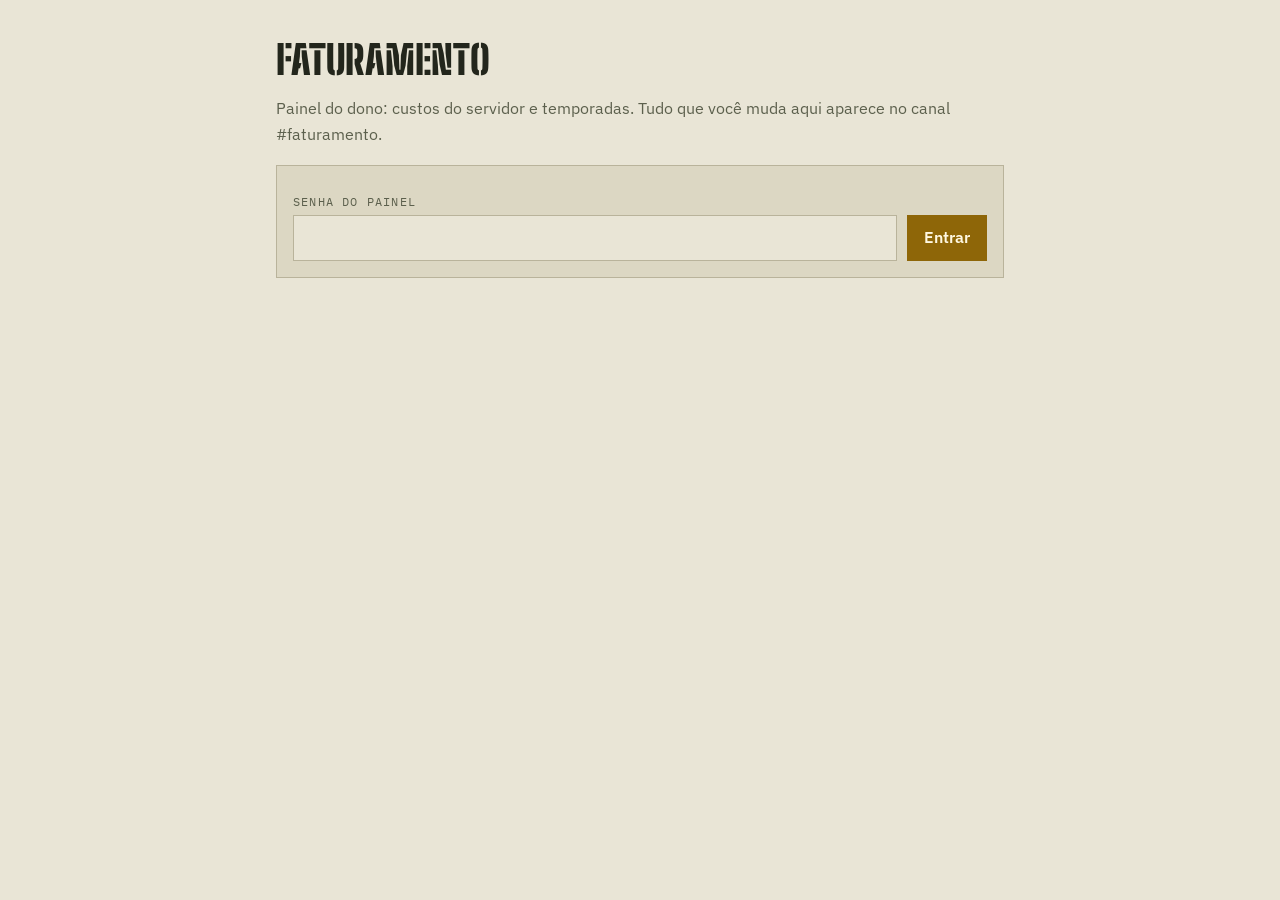
<file: admin-faturamento.html>
<!doctype html>
<html lang="pt-BR">
<head>
<meta charset="utf-8">
<meta name="viewport" content="width=device-width, initial-scale=1">
<meta name="robots" content="noindex, nofollow">
<title>Faturamento · Painel</title>
<link rel="stylesheet" href="https://fonts.googleapis.com/css2?family=Big+Shoulders+Stencil+Display:wght@700;900&family=IBM+Plex+Sans:wght@400;500;600&family=IBM+Plex+Mono:wght@400;600&display=swap">
<link rel="stylesheet" href="site.css?v=6">
<style>
  main { max-width: 760px; margin: 0 auto; padding: 28px 16px 60px; }
  h1 { font-family: var(--font-display); font-weight: 900; text-transform: uppercase; font-size: 40px; margin: 0 0 4px; }
  h2 { font-family: var(--font-display); font-weight: 900; text-transform: uppercase; font-size: 22px; margin: 28px 0 10px; }
  .box { border: 1px solid var(--line); background: var(--surface); padding: 16px; }
  label { display: block; font-family: var(--font-mono); font-size: 12px; letter-spacing: .1em; text-transform: uppercase; color: var(--muted); margin: 10px 0 4px; }
  input { width: 100%; padding: 9px 10px; border: 1px solid var(--line); background: var(--bg); color: var(--fg); font: inherit; }
  .lin { display: flex; gap: 10px; flex-wrap: wrap; align-items: end; }
  .lin > div { flex: 1 1 160px; }
  button { font: inherit; font-weight: 600; padding: 9px 16px; border: 1px solid var(--line); background: var(--bg); color: var(--fg); cursor: pointer; }
  button.pri { background: var(--accent); color: var(--accent-fg); border-color: var(--accent); }
  button.perigo { border-color: var(--blood); color: var(--blood); }
  .nums { display: grid; grid-template-columns: repeat(auto-fit, minmax(150px, 1fr)); gap: 10px; }
  .nums div { border: 1px solid var(--line); padding: 10px; background: var(--bg); }
  .nums small { display: block; font-family: var(--font-mono); font-size: 11px; text-transform: uppercase; color: var(--muted); }
  .nums b { font-family: var(--font-mono); font-size: 18px; }
  table { width: 100%; border-collapse: collapse; font-size: 14px; }
  td { border-bottom: 1px solid var(--line); padding: 7px 4px; }
  td:last-child { text-align: right; }
  #msg { min-height: 1.6em; font-family: var(--font-mono); font-size: 13px; margin-top: 10px; }
  #msg.erro { color: var(--blood); }
  [hidden] { display: none !important; }
</style>
</head>
<body>
<main>
  <h1>Faturamento</h1>
  <p style="color:var(--muted);margin:0 0 18px">Painel do dono: custos do servidor e temporadas. Tudo que você muda aqui aparece no canal #faturamento.</p>

  <div class="box" id="login">
    <label for="chave">Senha do painel</label>
    <div class="lin"><div><input id="chave" type="password" autocomplete="current-password"></div><button class="pri" id="entrar">Entrar</button></div>
  </div>

  <div id="painel" hidden>
    <h2 id="tnome">Temporada</h2>
    <div class="nums" id="nums"></div>

    <h2>Adicionar custo</h2>
    <div class="box">
      <div class="lin">
        <div><label for="cdesc">Descrição</label><input id="cdesc" placeholder="Host SkyCenter - novembro" maxlength="80"></div>
        <div style="flex:0 1 140px"><label for="cval">Valor (R$)</label><input id="cval" inputmode="decimal" placeholder="49,90"></div>
        <button class="pri" id="addc">Adicionar</button>
      </div>
    </div>

    <h2>Custos da temporada</h2>
    <div class="box"><table id="custos"></table></div>

    <h2>Temporada</h2>
    <div class="box">
      <div class="lin">
        <div><label for="tnovo">Nome</label><input id="tnovo" maxlength="40"></div>
        <button id="renomear">Renomear</button>
      </div>
      <div class="lin" style="margin-top:14px">
        <button id="postar">Postar resumo no Discord</button>
        <button id="zerar" title="Use no dia do wipe">Começar a contar a partir de agora</button>
        <button class="perigo" id="fechar">Encerrar temporada</button>
      </div>
    </div>
    <p id="msg"></p>
  </div>
</main>
<script>
const API = "https://deathawaits-loja.deathawaitscda.workers.dev/admin";
const $ = (s) => document.querySelector(s);
const brl = (v) => "R$ " + Number(v || 0).toLocaleString("pt-BR", { minimumFractionDigits: 2, maximumFractionDigits: 2 });
let chave = "";
try { chave = sessionStorage.getItem("da-admin") || ""; } catch (e) {}
function msg(t, erro) { $("#msg").textContent = t || ""; $("#msg").className = erro ? "erro" : ""; }
async function enviar(dados) {
  const r = await fetch(API, { method: "POST", headers: { "Content-Type": "application/json" }, body: JSON.stringify({ chave, ...dados }) });
  const d = await r.json().catch(() => ({ erro: "Resposta inválida (" + r.status + ")" }));
  if (!r.ok || d.erro) throw new Error(d.erro || r.status);
  return d;
}
function mostrar(r) {
  $("#tnome").textContent = r.temporada + " · desde " + r.inicio.slice(0, 16).split(" ").map((x, i) => i ? x : x.split("-").reverse().join("/")).join(" ");
  $("#tnovo").value = r.temporada;
  const n = [["Vendas", r.vendas + " · " + brl(r.bruto)], ["Taxas MP", brl(r.taxas)], ["Custos", brl(r.totalCustos)], ["Lucro", brl(r.lucro)],
    ["🥇 TOP 1", brl(r.premios.top1)], ["🥈 TOP 2", brl(r.premios.top2)], ["🥉 TOP 3", brl(r.premios.top3)]];
  $("#nums").innerHTML = "";
  for (const [k, v] of n) { const d = document.createElement("div"); d.innerHTML = "<small></small><b></b>"; d.querySelector("small").textContent = k; d.querySelector("b").textContent = v; $("#nums").append(d); }
  const t = $("#custos"); t.innerHTML = "";
  if (!r.custos.length) t.innerHTML = '<tr><td style="color:var(--muted)">Nenhum custo nesta temporada.</td></tr>';
  for (const c of r.custos) {
    const tr = document.createElement("tr");
    tr.innerHTML = "<td></td><td></td><td></td>";
    tr.children[0].textContent = c.descricao; tr.children[1].textContent = brl(c.valor);
    const b = document.createElement("button"); b.textContent = "Remover"; b.className = "perigo";
    b.onclick = () => acao({ acao: "remover-custo", id: c.id }, "Custo removido.", "Remover o custo \"" + c.descricao + "\"?");
    tr.children[2].append(b); t.append(tr);
  }
}
async function acao(dados, ok, confirmar) {
  if (confirmar && !confirm(confirmar)) return;
  msg("Enviando...");
  try { const d = await enviar(dados); mostrar(d.resumo || (await enviar({ acao: "ver" })).resumo); msg(ok); }
  catch (e) { msg(e.message, true); }
}
async function entrar() {
  msg("");
  try {
    const d = await enviar({ acao: "ver" });
    try { sessionStorage.setItem("da-admin", chave); } catch (e) {}
    $("#login").hidden = true; $("#painel").hidden = false; mostrar(d.resumo);
  } catch (e) { $("#login").hidden = false; $("#painel").hidden = true; if (chave) alert(e.message); }
}
$("#entrar").onclick = () => { chave = $("#chave").value; entrar(); };
$("#chave").onkeydown = (e) => { if (e.key === "Enter") $("#entrar").click(); };
$("#addc").onclick = () => acao({ acao: "custo", descricao: $("#cdesc").value, valor: (() => { const v = String($("#cval").value).trim(); return v.includes(",") ? v.replace(/\./g, "").replace(",", ".") : v; })() }, "Custo adicionado.");
$("#renomear").onclick = () => acao({ acao: "renomear", nome: $("#tnovo").value }, "Nome atualizado.");
$("#postar").onclick = () => acao({ acao: "postar" }, "Resumo postado no Discord.");
$("#zerar").onclick = () => acao({ acao: "reiniciar-inicio" }, "A temporada agora conta a partir deste momento.", "A temporada vai contar vendas só a partir de agora (vendas anteriores saem da conta). Continuar?");
$("#fechar").onclick = () => {
  const nome = prompt("Encerrar a temporada atual? Os valores finais vão para o Discord e uma nova temporada começa.\n\nNome da próxima temporada:", "");
  if (nome === null) return;
  acao({ acao: "fechar", nome }, "Temporada encerrada e nova temporada iniciada.");
};
if (chave) entrar();
</script>
</body>
</html>
</file>
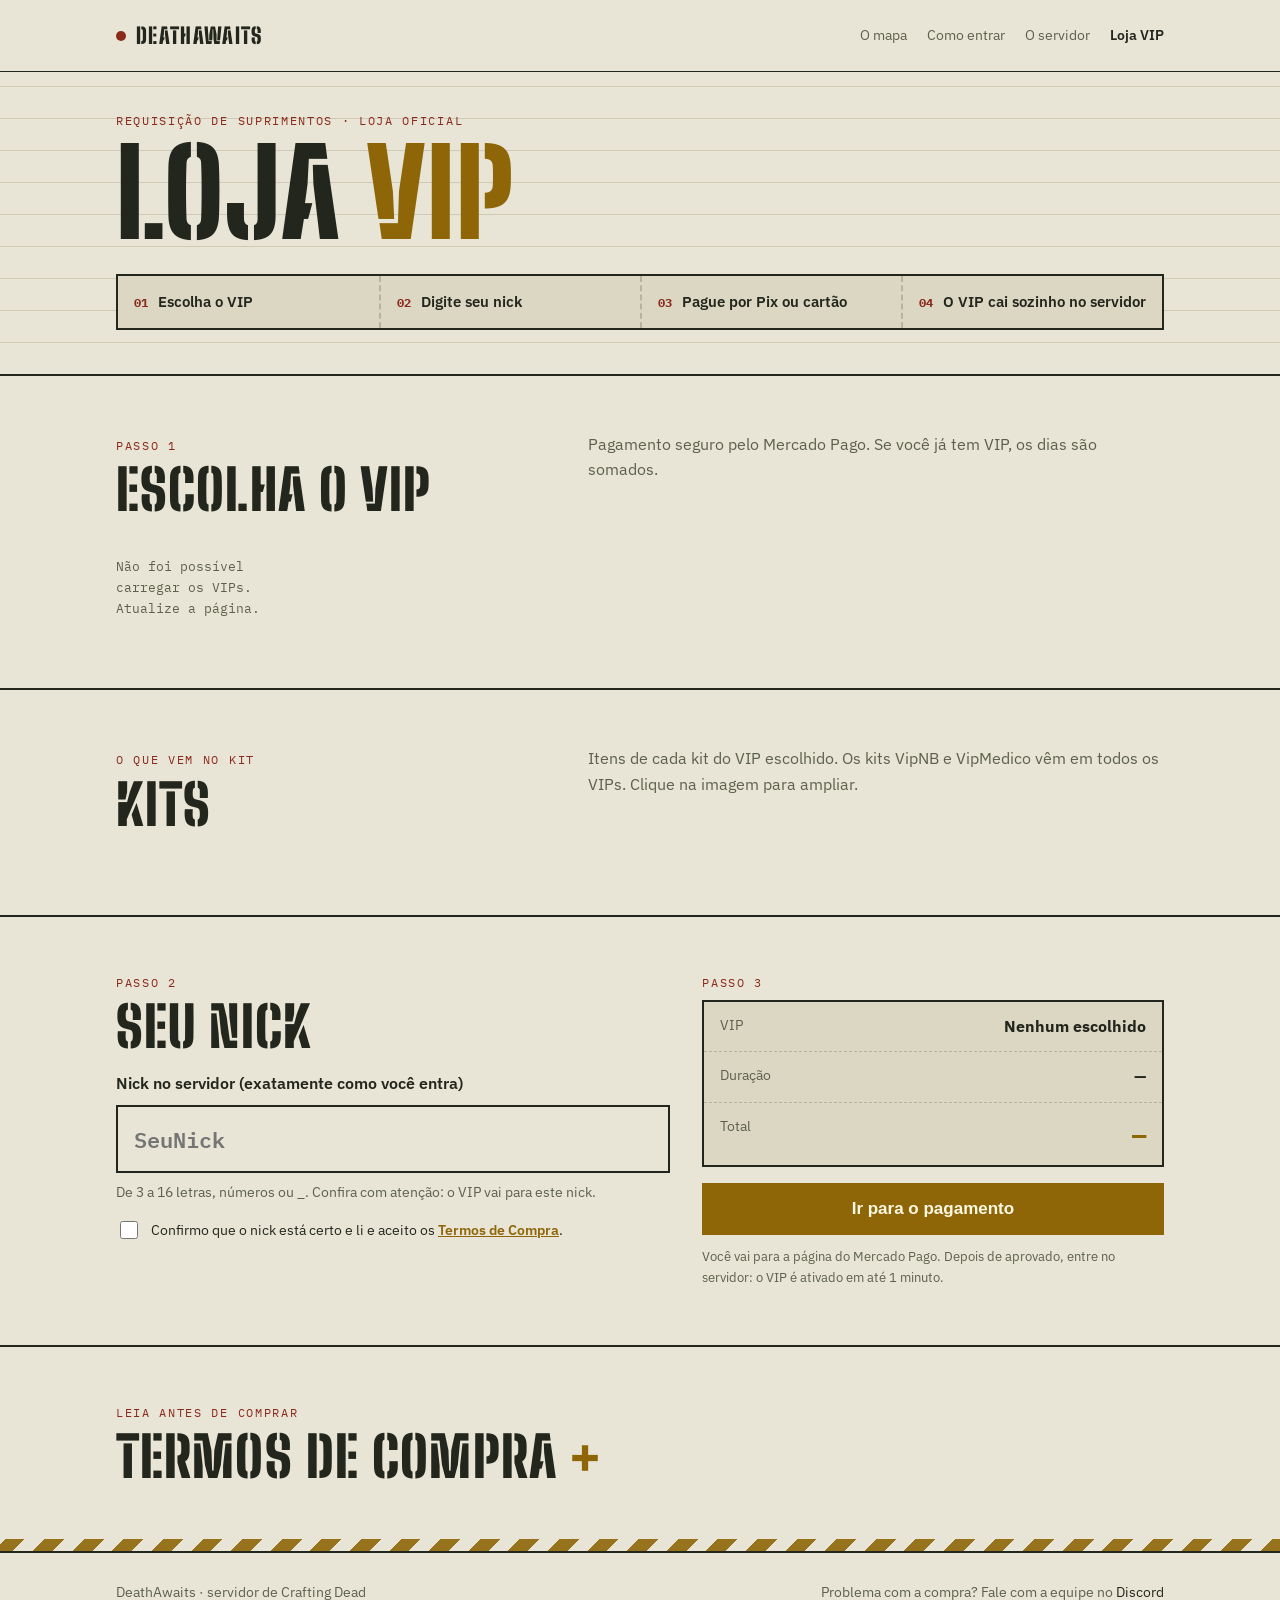
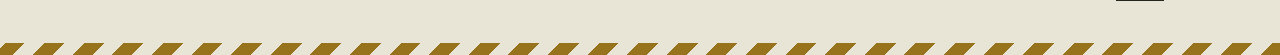
<file: loja.html>
<!doctype html>
<html lang="pt-BR">
<head>
<meta charset="utf-8">
<meta name="viewport" content="width=device-width, initial-scale=1">
<meta name="description" content="Loja VIP do DeathAwaits: escolha seu VIP, digite seu nick e pague por Pix ou cartão. O VIP é ativado sozinho no servidor.">
<meta name="theme-color" content="#23261c">
<title>Loja VIP · DeathAwaits</title>
<link rel="preconnect" href="https://fonts.googleapis.com">
<link rel="preconnect" href="https://fonts.gstatic.com" crossorigin>
<link rel="stylesheet" href="https://fonts.googleapis.com/css2?family=Big+Shoulders+Stencil+Display:wght@700;900&family=IBM+Plex+Sans:wght@400;500;600&family=IBM+Plex+Mono:wght@400;600&display=swap">
<link rel="stylesheet" href="site.css?v=6">
<link rel="stylesheet" href="loja.css?v=3">
</head>
<body>
<a class="da-skip" href="#conteudo">Pular para o conteúdo</a>

<header class="da-head">
  <div class="wrap top">
    <a class="brand" href="index.html"><i aria-hidden="true"></i>DeathAwaits</a>
    <button class="da-burger" type="button" aria-expanded="false" aria-controls="da-nav" aria-label="Abrir menu"><span></span><span></span><span></span></button>
    <nav id="da-nav" aria-label="Seções">
      <a href="index.html#mapa">O mapa</a>
      <a href="index.html#entrar">Como entrar</a>
      <a href="index.html#servidor">O servidor</a>
      <a href="loja.html" aria-current="page">Loja VIP</a>
      <a class="btn da-nav-cta" href="https://discord.gg/gc73gQfb5F" target="_blank" rel="noopener">Discord</a>
    </nav>
  </div>
</header>

<main id="conteudo">
  <section class="lj-hero">
    <div class="wrap">
      <p class="eyebrow">Requisição de suprimentos · Loja oficial</p>
      <h1 class="lj-h1">Loja <span>VIP</span></h1>
      <ol class="lj-passos">
        <li><b>01</b>Escolha o VIP</li>
        <li><b>02</b>Digite seu nick</li>
        <li><b>03</b>Pague por Pix ou cartão</li>
        <li><b>04</b>O VIP cai sozinho no servidor</li>
      </ol>
    </div>
  </section>

  <section class="lj-status" id="status" hidden>
    <div class="wrap">
      <div class="lj-recibo" data-st="aguardando" aria-live="polite">
        <span class="lj-carimbo">Aguardando</span>
        <h2 class="lj-recibo-t">Conferindo seu pagamento</h2>
        <p class="lj-recibo-txt">Isso leva alguns segundos.</p>
        <dl class="lj-recibo-dl">
          <dt>Nick</dt><dd data-r="nick">—</dd>
          <dt>VIP</dt><dd data-r="produto">—</dd>
        </dl>
        <a class="btn btn-ghost" href="loja.html">Voltar para a loja</a>
      </div>
    </div>
  </section>

  <section id="vips">
    <div class="wrap">
      <div class="sec-h">
        <div><span class="da-sec-tag">Passo 1</span><h2>Escolha o VIP</h2></div>
        <p>Pagamento seguro pelo Mercado Pago. Se você já tem VIP, os dias são somados.</p>
      </div>
      <div class="lj-grade" id="lj-produtos" role="radiogroup" aria-label="VIPs">
        <p class="lj-carregando">Carregando VIPs...</p>
      </div>
    </div>
  </section>

  <section id="kits">
    <div class="wrap">
      <div class="sec-h">
        <div><span class="da-sec-tag">O que vem no kit</span><h2 id="lj-kits-t">Kits</h2></div>
        <p>Itens de cada kit do VIP escolhido. Os kits VipNB e VipMedico vêm em todos os VIPs. Clique na imagem para ampliar.</p>
      </div>
      <div class="lj-kits" id="lj-kits"></div>
    </div>
  </section>

  <section id="comprar">
    <div class="wrap">
      <form class="lj-form" id="lj-form" novalidate>
        <div class="lj-form-l">
          <span class="da-sec-tag">Passo 2</span>
          <h2>Seu nick</h2>
          <label class="lj-label" for="lj-nick">Nick no servidor (exatamente como você entra)</label>
          <input class="lj-input" id="lj-nick" name="nick" autocomplete="off" autocapitalize="off" spellcheck="false"
                 maxlength="16" placeholder="SeuNick" required pattern="[A-Za-z0-9_]{3,16}">
          <p class="lj-dica">De 3 a 16 letras, números ou _. Confira com atenção: o VIP vai para este nick.</p>
          <label class="lj-check"><input type="checkbox" id="lj-ok" required> <span>Confirmo que o nick está certo e li e aceito os <a href="#termos">Termos de Compra</a>.</span></label>
        </div>
        <div class="lj-form-r">
          <span class="da-sec-tag">Passo 3</span>
          <div class="lj-resumo">
            <div><span>VIP</span><b id="lj-r-nome">Nenhum escolhido</b></div>
            <div><span>Duração</span><b id="lj-r-dias">—</b></div>
            <div class="lj-resumo-total"><span>Total</span><b id="lj-r-preco">—</b></div>
          </div>
          <button class="btn btn-primary lj-btn" type="submit" id="lj-btn">Ir para o pagamento</button>
          <p class="lj-erro" id="lj-erro" role="alert" hidden></p>
          <p class="lj-nota">Você vai para a página do Mercado Pago. Depois de aprovado, entre no servidor: o VIP é ativado em até 1 minuto.</p>
        </div>
      </form>
    </div>
  </section>

  <section id="termos">
    <div class="wrap">
      <details class="lj-termos">
        <summary><span class="da-sec-tag">Leia antes de comprar</span><h2>Termos de Compra</h2></summary>
        <ol>
          <li>Ao adquirir um VIP no servidor, o jogador concorda com todos os termos e condições estabelecidos neste documento.</li>
          <li>A compra de VIP é voluntária e não é reembolsável.</li>
          <li>O VIP confere ao jogador benefícios adicionais no jogo, conforme detalhado na descrição do VIP adquirido.</li>
          <li>O servidor se reserva o direito de alterar os benefícios do VIP a qualquer momento, notificando os jogadores sobre as mudanças com antecedência.</li>
          <li>O jogador é responsável por manter a segurança de sua conta. O compartilhamento de contas não é recomendado e pode resultar na perda de benefícios VIP.</li>
          <li>A ativação dos benefícios VIP ocorre após a confirmação do pagamento, que pode variar de imediato até 48 horas, dependendo do método de pagamento.</li>
          <li>O servidor se reserva o direito de modificar estes termos a qualquer momento.</li>
          <li>Quaisquer alterações serão comunicadas aos jogadores e entrarão em vigor 30 dias após a notificação.</li>
        </ol>
        <p>Para dúvidas ou problemas com a compra, abra um ticket no <a href="https://discord.gg/gc73gQfb5F" target="_blank" rel="noopener">Discord</a>. Ao comprar um VIP, o jogador reconhece que leu, entendeu e concorda com os termos acima.</p>
        <p class="lj-termos-data">DeathAwaits · em vigor desde 16/07/2024</p>
      </details>
    </div>
  </section>
</main>

<div class="da-divider" aria-hidden="true"></div>
<footer>
  <div class="wrap foot">
    <span>DeathAwaits · servidor de Crafting Dead</span>
    <span>Problema com a compra? Fale com a equipe no <a href="https://discord.gg/gc73gQfb5F" target="_blank" rel="noopener">Discord</a></span>
  </div>
</footer>
<div class="hazard" aria-hidden="true"></div>

<dialog class="lj-zoom" id="lj-zoom" aria-label="Kit ampliado">
  <form method="dialog"><button class="lj-zoom-x" aria-label="Fechar">Fechar ✕</button></form>
  <img alt="" id="lj-zoom-img"><p id="lj-zoom-cap"></p>
</dialog>

<script src="loja.js?v=3" defer></script>
</body>
</html>
</file>
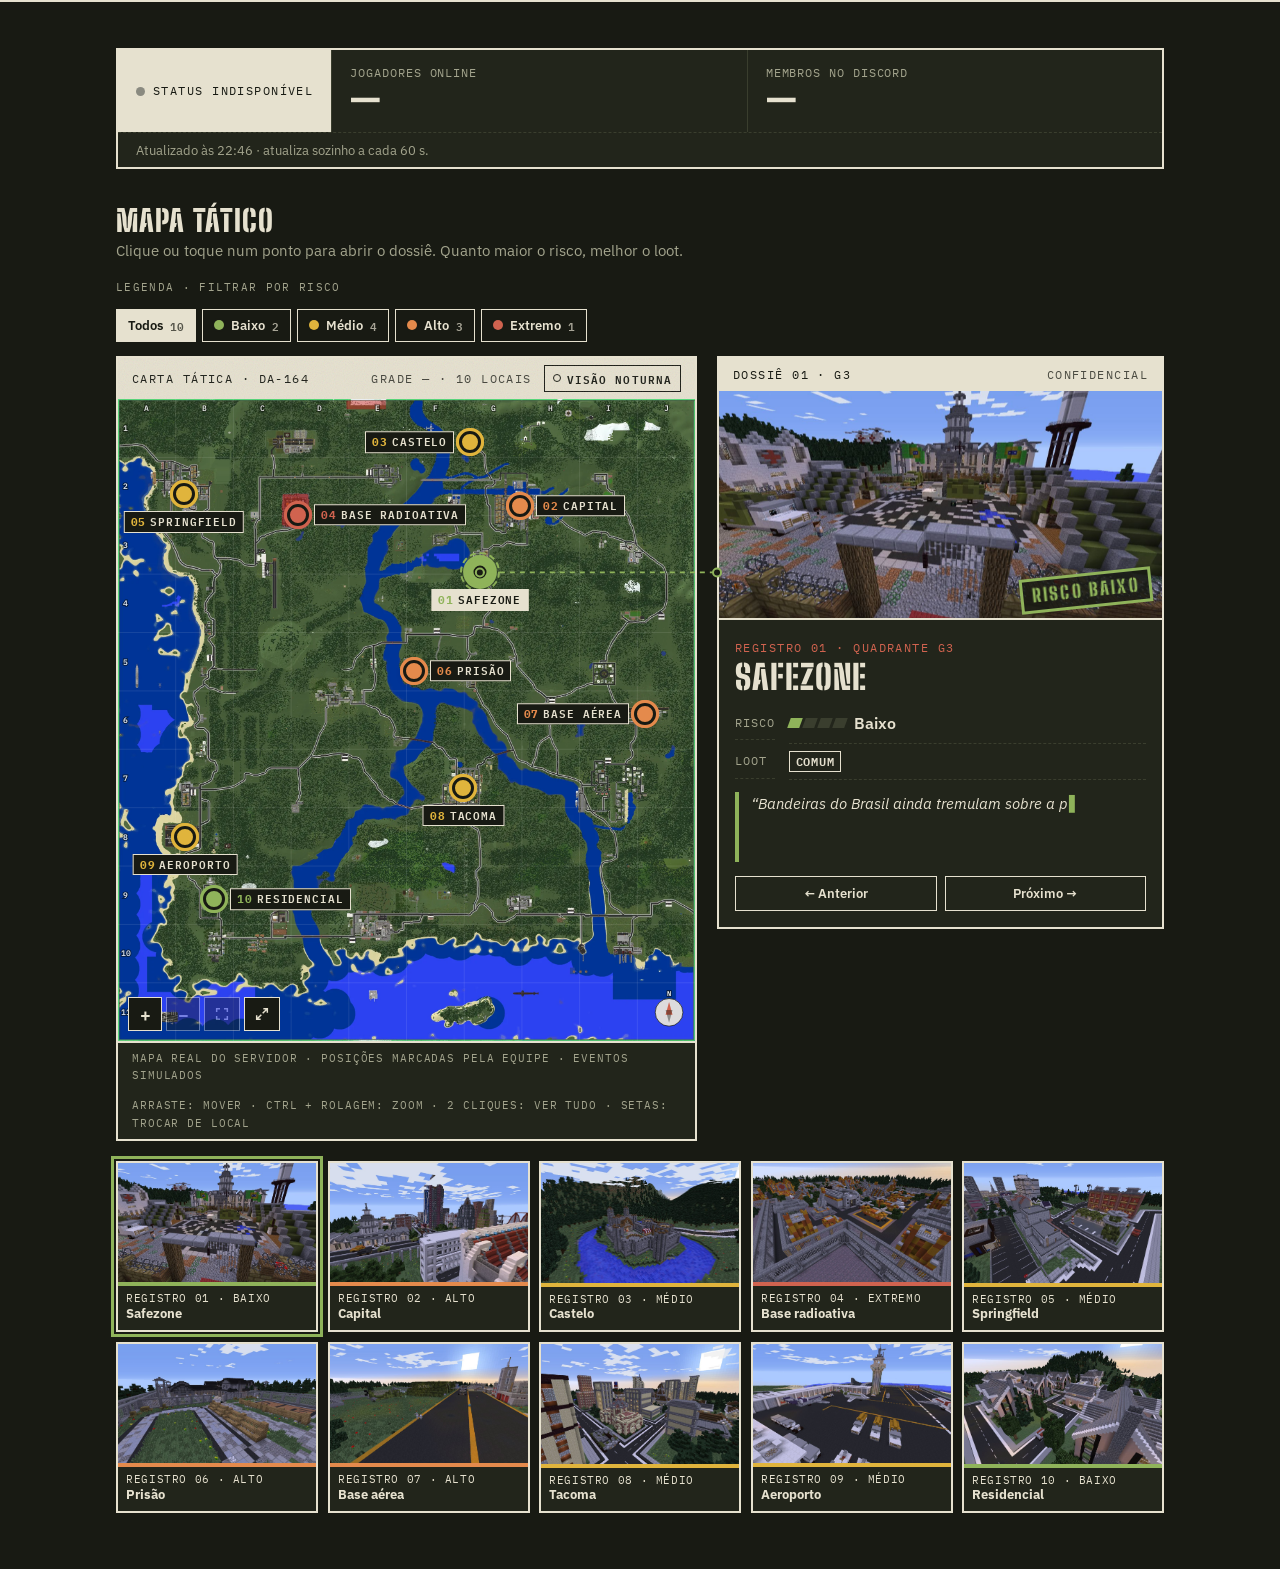
<file: mapa.html>
<!doctype html>
<html lang="pt-BR" data-theme="dark" class="da-embed">
<head>
<meta charset="utf-8">
<meta name="viewport" content="width=device-width, initial-scale=1">
<meta name="robots" content="noindex">
<title>Mapa · DeathAwaits</title>
<link rel="preconnect" href="https://fonts.googleapis.com">
<link rel="preconnect" href="https://fonts.gstatic.com" crossorigin>
<link rel="stylesheet" href="https://fonts.googleapis.com/css2?family=Big+Shoulders+Stencil+Display:wght@700;900&family=IBM+Plex+Sans:wght@400;500;600&family=IBM+Plex+Mono:wght@400;600&display=swap">
<link rel="stylesheet" href="site.css?v=6">
<link rel="stylesheet" href="mapa.css?v=6">
<style>
/* Versao so do mapa, usada dentro do launcher (sem cabecalho, sem video e sem chamada para baixar o launcher) */
.da-embed body { background: var(--bg); }
.da-embed .mp-video, .da-embed .mp-video + .hazard, .da-embed .mp-cta { display: none !important; }
.da-embed #mapa { padding-top: 18px; }
.da-embed ::-webkit-scrollbar { width: 10px; }
.da-embed ::-webkit-scrollbar-thumb { background: #3a3e2e; }
.da-embed ::-webkit-scrollbar-track { background: #181a13; }
</style>
</head>
<body>
<main>
<!-- ================= INÍCIO DA SEÇÃO DO MAPA (copie daqui) ================= -->
  <section id="mapa" aria-labelledby="mp-titulo">

    <!-- 1. Vídeo de fundo em loop (sem som).
         Para ativar: grave 10–15 s de voo de câmera/tiroteio/airdrop, exporte
         em MP4 (H.264, 1280x720, ~2–4 MB) e descomente a linha <source>.
         Sem vídeo, aparece o print da safezone (poster). -->
    <div class="mp-video">
      <video autoplay muted loop playsinline preload="metadata" poster="safezone.jpg" aria-hidden="true">
        <!-- <source src="video/mapa-loop.mp4" type="video/mp4"> -->
      </video>
      <span class="mp-stamp">Zona de quarentena</span>
      <div class="wrap mp-video-inner" data-reveal="stagger">
        <div class="mp-rec mp-mono"><i aria-hidden="true"></i> Registro de reconhecimento · Setor DA-164</div>
        <h2 id="mp-titulo">O <span>mapa</span></h2>
        <p class="mp-lead">Cidades construídas bloco a bloco para o DeathAwaits. Escolha um ponto e leia o dossiê antes de sair da safezone.</p>
      </div>
    </div>
    <div class="hazard" aria-hidden="true"></div>

    <div class="wrap">

      <!-- 2. Status do servidor (configurado em mapa.js > MAPA_CONFIG.status) -->
      <div class="mp-status is-verificando" aria-live="polite" data-reveal>
        <div class="mp-status-h">
          <span class="mp-live mp-mono"><i aria-hidden="true"></i><span class="mp-live-txt">Verificando...</span></span>
          
        </div>
        <div class="mp-stat"><span>Jogadores online</span><b data-s="online">—</b></div>
        <div class="mp-stat"><span>Membros no Discord</span><b data-s="discord">—</b></div>
        <p class="mp-status-note"></p>
      </div>

      <!-- 3. Título + filtro/legenda de risco -->
      <div class="mp-toolbar" data-reveal="stagger">
        <div>
          <h3>Mapa tático</h3>
          <p>Clique ou toque num ponto para abrir o dossiê. Quanto maior o risco, melhor o loot.</p>
        </div>
        <fieldset class="mp-filtro">
          <legend>Legenda · filtrar por risco</legend>
          <button type="button" class="mp-chip" data-filtro="todos" aria-pressed="true">Todos <em></em></button>
          <button type="button" class="mp-chip" data-filtro="baixo" aria-pressed="false" style="--r: var(--mp-baixo)"><span class="mp-dot" aria-hidden="true"></span>Baixo <em></em></button>
          <button type="button" class="mp-chip" data-filtro="medio" aria-pressed="false" style="--r: var(--mp-medio)"><span class="mp-dot" aria-hidden="true"></span>Médio <em></em></button>
          <button type="button" class="mp-chip" data-filtro="alto" aria-pressed="false" style="--r: var(--mp-alto)"><span class="mp-dot" aria-hidden="true"></span>Alto <em></em></button>
          <button type="button" class="mp-chip" data-filtro="extremo" aria-pressed="false" style="--r: var(--mp-extremo)"><span class="mp-dot" aria-hidden="true"></span>Extremo <em></em></button>
        </fieldset>
      </div>
      <p class="mp-filtro-msg" aria-live="polite" style="position:absolute;width:1px;height:1px;overflow:hidden;clip:rect(0 0 0 0)">Mostrando todos os locais.</p>

      <!-- 4. Mapa + dossiê -->
      <div class="mp-grid" data-reveal>
        <div class="mp-mapa">
          <div class="mp-mapa-h"><span class="mp-flicker">Carta tática · DA-164</span><span class="mp-coord" aria-hidden="true">Grade — · 10 locais</span><button type="button" class="mp-nv-btn" aria-pressed="false"><i aria-hidden="true"></i>Visão noturna</button></div>
          <div class="mp-canvas">
            <div class="mp-scan" aria-hidden="true"><i class="mp-radar"></i><i class="mp-band"></i></div>
<div class="mp-stage">
<picture class="mp-img">
<source type="image/webp" srcset="mapa-real-900.webp 900w, mapa-real.webp 1800w" sizes="(max-width: 820px) calc(100vw - 36px), 1200px">
<img src="mapa-real.jpg" width="1833" height="2040" alt="Mapa real do servidor DeathAwaits visto de cima: rio grande cortando o mapa de norte a sul, mar a oeste e ao sul, cidades, bases e uma ilha" decoding="async" draggable="false">
</picture>
<svg class="mp-base" viewBox="0 0 1000 1112.9" aria-hidden="true" focusable="false">
<g class="mp-g-lines"><path d="M100 0V1112.9"/><path d="M200 0V1112.9"/><path d="M300 0V1112.9"/><path d="M400 0V1112.9"/><path d="M500 0V1112.9"/><path d="M600 0V1112.9"/><path d="M700 0V1112.9"/><path d="M800 0V1112.9"/><path d="M900 0V1112.9"/><path d="M0 101.2H1000"/><path d="M0 202.3H1000"/><path d="M0 303.5H1000"/><path d="M0 404.7H1000"/><path d="M0 505.9H1000"/><path d="M0 607.0H1000"/><path d="M0 708.2H1000"/><path d="M0 809.4H1000"/><path d="M0 910.6H1000"/><path d="M0 1011.7H1000"/></g>
<g class="mp-g-lbl"><text x="50" y="20">A</text><text x="150" y="20">B</text><text x="250" y="20">C</text><text x="350" y="20">D</text><text x="450" y="20">E</text><text x="550" y="20">F</text><text x="650" y="20">G</text><text x="750" y="20">H</text><text x="850" y="20">I</text><text x="950" y="20">J</text><text x="13" y="55.6">1</text><text x="13" y="156.8">2</text><text x="13" y="257.9">3</text><text x="13" y="359.1">4</text><text x="13" y="460.3">5</text><text x="13" y="561.5">6</text><text x="13" y="662.6">7</text><text x="13" y="763.8">8</text><text x="13" y="865.0">9</text><text x="13" y="966.1">10</text><text x="13" y="1067.3">11</text></g>
<g class="mp-rosa" transform="translate(955 1062.9)"><circle r="24"/><path d="M0 -18L6 4H-6Z" class="n"/><path d="M0 18L6 -4H-6Z" class="s"/><text y="-29">N</text></g>
</svg>
<div class="mp-zonas" aria-hidden="true"><!-- zonas de perigo e escudo: criados pelo mapa.js a partir das posições --></div>
<svg class="mp-fxsvg" viewBox="0 0 1000 1112.9" aria-hidden="true" focusable="false">
<defs><mask id="mp-route-m" maskUnits="userSpaceOnUse" x="0" y="0" width="1000" height="1112.9"><path class="mp-route-mask" pathLength="1" d="M0 0"/></mask></defs>
<g class="mp-alcance"><circle r="120"/><circle r="240"/><circle r="360"/></g>
<!-- estradas (invisíveis) por onde os veículos andam: traçadas à mão sobre estradas reais do mapa -->
<g class="mp-vias">
<path id="mp-v1" d="M714.0 180.3Q763.0 191.4 785.0 199.2Q807.0 207.0 829.0 220.9Q851.0 234.8 870.0 245.4Q889.0 256.0 905.5 267.1Q922.0 278.2 935.5 294.4Q949.0 310.5 950.0 330.0Q951.0 349.5 941.5 365.6Q932.0 381.7 916.0 392.9Q900 404.0 889.0 417.4Q878.0 430.7 869.5 444.6Q861.0 458.5 852.0 466.3Q843.0 474.1 849.5 490.8Q856.0 507.5 850.5 523.6Q845.0 539.8 842.5 556.5Q840 573.1 836.5 592.6Q833.0 612.1 831.5 625.5L830 638.8"/>
<path id="mp-v2" d="M184.0 931.5Q262.0 932.6 294.5 932.6Q327.0 932.6 365.0 929.8Q403.0 927.0 430.5 922.0Q458.0 917.0 485.5 906.5Q513.0 895.9 540.0 898.1Q567.0 900.3 589.0 897.5Q611.0 894.8 632.5 889.2Q654.0 883.6 681.5 883.6Q709.0 883.6 736.0 883.6Q763.0 883.6 806.5 886.4Q850 889.2 872.0 889.2Q894.0 889.2 910.5 883.7Q927.0 878.1 943.5 873.1L960 868.1"/>
<path id="mp-v3" d="M85.0 153.6Q85.0 217.0 95.5 234.2Q106.0 251.5 134.0 266.6Q162.0 281.6 166.0 302.8Q170 323.9 166.0 345.0Q162.0 366.1 159.0 383.4Q156.0 400.6 159.0 430.1Q162.0 459.6 155.5 481.3Q149.0 503.0 142.5 524.1Q136.0 545.3 138.0 550.9Q140 556.5 143.5 587.1Q147.0 617.7 145.0 646.6Q143.0 675.5 145.0 704.5L147.0 733.4"/>
<path id="mp-v4" d="M265.0 300.5Q245.0 267.1 245.0 200.3Q245.0 133.5 297.5 132.4Q350 131.3 404.0 131.3Q458.0 131.3 489.0 134.1Q520 136.9 560.0 138.0Q600 139.1 625.0 139.1L650 139.1"/>
<path id="mp-v5" d="M505.0 702.2Q548.0 701.1 568.5 700.5Q589.0 700.0 597.5 705.0Q606.0 710.0 614.5 725.0Q623.0 740.1 624.5 760.7Q626.0 781.3 624.5 805.2Q623.0 829.1 624.5 853.0L626.0 877.0"/>
</g>
<g class="mp-route"><path class="mp-route-glow" mask="url(#mp-route-m)" d="M0 0"/><path class="mp-route-line" mask="url(#mp-route-m)" d="M0 0"/><circle class="mp-route-end" r="9" cx="-50" cy="-50"/></g>
</svg>
<div class="mp-fx mp-fx-over" aria-hidden="true">
<i class="mp-sweep"></i>
<div class="mp-carros"></div>
<div class="mp-blips"></div>
<div class="mp-drops"></div>
<span class="mp-ent mp-heli-sh"><svg viewBox="-26 -18 52 36"><path d="M-24 -1h14v2h-14z"/><ellipse cx="0" cy="0" rx="11" ry="6"/><circle cx="0" cy="0" r="15" opacity=".35"/></svg></span><span class="mp-ent mp-heli"><svg viewBox="-26 -18 52 36"><path class="b" d="M-24 -1h14v2h-14z M-25 -5v10h2v-10z"/><ellipse class="b" cx="0" cy="0" rx="11" ry="6"/><ellipse class="v" cx="6" cy="0" rx="4" ry="3.4"/><g class="mp-rotor"><path d="M-17 -1.2h34v2.4h-34z M-1.2 -17h2.4v34h-2.4z"/></g></svg></span>
<span class="mp-ent mp-aviao-sh"><svg viewBox="-30 -26 60 52"><path d="M26 0c0-2-3-3-6-3H6L-8-22h-5l7 19H-18l-5-7h-4l3 10-3 10h4l5-7H-6l-7 19h5L6 3h14c3 0 6-1 6-3z"/></svg></span><span class="mp-ent mp-aviao"><svg viewBox="-30 -26 60 52"><path d="M26 0c0-2-3-3-6-3H6L-8-22h-5l7 19H-18l-5-7h-4l3 10-3 10h4l5-7H-6l-7 19h5L6 3h14c3 0 6-1 6-3z"/></svg></span>
<i class="mp-nuvem n1"></i><i class="mp-nuvem n2"></i><i class="mp-nuvem n3"></i>
</div>
<span class="mp-route-lbl" aria-hidden="true"></span>
</div><!-- /mp-stage -->
<div class="mp-nv" aria-hidden="true"><i class="mp-nv-noise"></i><b>Visão noturna</b></div>
<div class="mp-ctrl" role="group" aria-label="Controles do mapa">
  <button type="button" class="mp-zin" aria-label="Aproximar">+</button>
  <button type="button" class="mp-zout" aria-label="Afastar" disabled>−</button>
  <button type="button" class="mp-zreset" aria-label="Ver o mapa inteiro" disabled><svg viewBox="0 0 24 24" aria-hidden="true"><path d="M4 9V4h5M20 9V4h-5M4 15v5h5M20 15v5h-5"/></svg></button>
  <button type="button" class="mp-full" aria-label="Abrir o mapa em tela cheia, na resolução original" title="Tela cheia"><svg viewBox="0 0 24 24" aria-hidden="true"><path d="M14 4h6v6M10 20H4v-6M20 4l-7 7M4 20l7-7"/></svg></button>
  <button type="button" class="mp-mover" aria-pressed="false">Mover</button>
</div>
<div class="mp-hint" aria-hidden="true"></div>
            <!-- os marcadores (botões) são criados pelo mapa.js a partir de MAPA_CONFIG.locais -->
          </div>
          <div class="mp-mapa-f"><span>Mapa real do servidor · posições marcadas pela equipe · eventos simulados</span><span class="mp-f-desk">Arraste: mover · Ctrl + rolagem: zoom · 2 cliques: ver tudo · Setas: trocar de local</span><span class="mp-f-mob">Dois dedos: mover e zoom · ou toque em Mover</span></div>
        </div>

        <aside class="mp-dossie" id="mp-dossie" aria-label="Dossiê do local selecionado" aria-live="polite">
          <div class="mp-dossie-h"><span class="mp-titulo">Dossiê</span><span class="mp-confid">Confidencial</span><button type="button" class="mp-close">Fechar ✕</button></div>
          <div class="mp-dossie-in">
            <figure class="mp-foto"><img src="safezone.jpg" alt="" width="1280" height="661"><span class="mp-carimbo" aria-hidden="true">Risco</span><span class="mp-ampliar" aria-hidden="true">Ampliar</span></figure>
            <div class="mp-dossie-body">
              <span class="mp-ref mp-mono"></span>
              <h3>Safezone</h3>
              <dl class="mp-ficha">
                <dt>Risco</dt><dd data-f="risco"></dd>
                <dt>Loot</dt><dd data-f="loot"></dd>
              </dl>
              <p class="mp-lore" title="Clique para mostrar o texto todo"><span class="mp-sr"></span><span class="mp-type" aria-hidden="true"></span></p>
              <div class="mp-nav">
                <button type="button" class="mp-prev">← Anterior</button>
                <button type="button" class="mp-next">Próximo →</button>
              </div>
            </div>
          </div>
        </aside>
        <svg class="mp-link" aria-hidden="true" focusable="false"><path d="M0 0"/><circle class="a" r="4"/><circle class="b" r="4"/></svg>
      </div>
      <div class="mp-backdrop" aria-hidden="true"></div>

      <!-- 5. Registros (miniaturas; também servem de lista acessível) -->
      <ul class="mp-cards" aria-label="Registros dos locais"></ul>

      <!-- 6. CTA -->
      <div class="mp-cta" data-reveal>
        <div class="hazard" aria-hidden="true"></div>
        <span class="mp-stamp2" aria-hidden="true">Liberado</span>
        <div class="mp-cta-in">
          <div>
            <h3>Pronto pra sair da <span>safezone?</span></h3>
            <p>Baixe o launcher, entre no servidor e escolha seu primeiro destino. No Discord você encontra avisos de eventos e suporte.</p>
          </div>
          <div>
            <div class="cta">
              <a class="btn btn-primary" data-link="launcher" href="https://www.dropbox.com/scl/fi/rq31xzb4dp51te05v7322/DeathAwaits-Launcher-Setup-1.1.2.exe?rlkey=wrdtlf2qej30c48bs4k6huib0&amp;dl=1" target="_blank" rel="noopener">
                <svg viewBox="0 0 24 24" fill="none" stroke="currentColor" stroke-width="2.2" aria-hidden="true"><path d="M12 3v12m0 0-5-5m5 5 5-5M4 19h16"/></svg>
                Baixar o launcher
              </a>
              <a class="btn btn-ghost" data-link="discord" href="https://discord.gg/gc73gQfb5F" target="_blank" rel="noopener">Entrar no Discord</a>
            </div>
            <p class="cta-note">Para Windows. Funciona com conta original ou pirata.</p>
          </div>
        </div>
      </div>

    </div>
  </section>
  <script src="mapa.js?v=8" defer></script>
<!-- ================= FIM DA SEÇÃO DO MAPA (copie até aqui) ================= -->
</main>
</body>
</html>
</file>
<file: site.css>
/* ===== CSS ORIGINAL DO SITE (DeathAwaits-Site/index.html) ===== */
/* Layout: aviso de quarentena militar. Faixa de abertura com titulo em estencil + ficha do servidor; depois secoes em coluna larga. */
:root {
  --bg: #e9e5d6;        /* papel de relatorio */
  --surface: #dcd7c3;
  --line: #b9b39b;
  --fg: #23261c;        /* tinta verde-oliva */
  --muted: #5c604d;
  --accent: #8e6608;    /* ocre de faixa de perigo */
  --accent-fg: #fff8e2;
  --blood: #8a2a1c;
  --font-display: "Big Shoulders Stencil Display", "Impact", "Arial Narrow", sans-serif;
  --font-body: "IBM Plex Sans", "Segoe UI", system-ui, sans-serif;
  --font-mono: "IBM Plex Mono", ui-monospace, "Consolas", monospace;
}
@media (prefers-color-scheme: dark) {
  :root:not([data-theme="light"]) {
    --bg: #181a13; --surface: #22251b; --line: #3a3e2e; --fg: #e6e1cf; --muted: #a3a48d;
    --accent: #e0b43c; --accent-fg: #1b1a10; --blood: #d0634f; color-scheme: dark;
  }
}
:root[data-theme="dark"] {
  --bg: #181a13; --surface: #22251b; --line: #3a3e2e; --fg: #e6e1cf; --muted: #a3a48d;
  --accent: #e0b43c; --accent-fg: #1b1a10; --blood: #d0634f; color-scheme: dark;
}

* { box-sizing: border-box; }
html, body { margin: 0; }
img { max-width: 100%; }
body {
  background: var(--bg); color: var(--fg);
  font-family: var(--font-body); font-size: 16px; line-height: 1.6;
}
.wrap {
  max-width: 1080px; margin: 0 auto;
  padding-left: max(16px, env(safe-area-inset-left, 0px));
  padding-right: max(16px, env(safe-area-inset-right, 0px));
}
a { color: inherit; }
:focus-visible { outline: 3px solid var(--accent); outline-offset: 3px; }

/* faixa de perigo */
.hazard {
  height: 12px;
  background: repeating-linear-gradient(-45deg, var(--accent) 0 14px, transparent 14px 28px);
  opacity: .9;
}

/* topo */
.top { display: flex; justify-content: space-between; align-items: center; gap: 16px; padding-block: 18px; flex-wrap: wrap; }
.brand { font-family: var(--font-display); font-weight: 900; font-size: 22px; letter-spacing: .06em; text-transform: uppercase; text-decoration: none; }
.top nav { display: flex; gap: 20px; flex-wrap: wrap; font-size: 14px; }
.top nav a { text-decoration: none; color: var(--muted); }
.top nav a:hover { color: var(--fg); }

/* abertura */
.hero { display: grid; grid-template-columns: 1.35fr 1fr; gap: 40px; align-items: end; padding-block: 36px 56px; }
.eyebrow { font-family: var(--font-mono); font-size: 12px; letter-spacing: .14em; text-transform: uppercase; color: var(--blood); margin: 0 0 12px; }
.hero h1 {
  font-family: var(--font-display); font-weight: 900; text-transform: uppercase;
  font-size: clamp(64px, 12vw, 148px); line-height: .86; letter-spacing: .01em; margin: 0;
  text-wrap: balance;
}
.hero h1 span { color: var(--accent); }
.hero .lead { font-size: 18px; max-width: 34em; margin: 22px 0 28px; color: var(--fg); }
.cta { display: flex; gap: 12px; flex-wrap: wrap; align-items: center; }
.btn {
  display: inline-flex; align-items: center; gap: 10px; text-decoration: none;
  font-weight: 600; font-size: 16px; padding: 14px 22px; border: 2px solid var(--fg); cursor: pointer;
  transition: transform .15s ease, background .15s ease;
}
.btn-primary { background: var(--accent); border-color: var(--accent); color: var(--accent-fg); }
.btn-primary:hover { transform: translateY(-2px); }
.btn-ghost { background: transparent; color: var(--fg); }
.btn-ghost:hover { background: var(--surface); }
.btn svg { width: 18px; height: 18px; flex: none; }
.cta-note { font-size: 13px; color: var(--muted); margin-top: 12px; }

/* ficha do servidor */
.ficha { border: 2px solid var(--fg); background: var(--surface); position: relative; align-self: center; justify-self: end; width: 100%; max-width: 440px; }
.ficha-h {
  display: flex; justify-content: space-between; align-items: center; gap: 12px;
  background: var(--fg); color: var(--bg); padding: 8px 14px;
  font-family: var(--font-mono); font-size: 12px; letter-spacing: .12em; text-transform: uppercase;
}
.ficha dl { margin: 0; padding: 6px 14px 14px; display: grid; grid-template-columns: auto 1fr; column-gap: 16px; }
.ficha dt, .ficha dd { padding-block: 10px; border-bottom: 1px dashed var(--line); margin: 0; }
.ficha dt { font-family: var(--font-mono); font-size: 12px; text-transform: uppercase; letter-spacing: .08em; color: var(--muted); }
.ficha dd { font-weight: 500; min-width: 0; overflow-wrap: anywhere; }
.ficha dl > :nth-last-child(-n+2) { border-bottom: 0; }
.ip { display: flex; align-items: center; gap: 8px; flex-wrap: wrap; }
.ip code { font-family: var(--font-mono); font-size: 14px; }
.copy {
  font: 600 12px var(--font-body); padding: 4px 10px; border: 1px solid var(--fg);
  background: transparent; color: var(--fg); cursor: pointer;
}
.copy:hover { background: var(--bg); }
.stamp {
  position: absolute; right: -12px; top: -30px; transform: rotate(6deg);
  font-family: var(--font-display); font-weight: 700; font-size: 15px; letter-spacing: .12em; text-transform: uppercase;
  color: var(--blood); border: 2px solid var(--blood); padding: 2px 10px; background: var(--bg);
}

/* secoes */
section { padding-block: 56px; border-top: 2px solid var(--fg); }
.sec-h { display: flex; justify-content: space-between; align-items: baseline; gap: 16px; flex-wrap: wrap; margin-bottom: 28px; }
h2 { font-family: var(--font-display); font-weight: 900; text-transform: uppercase; font-size: clamp(36px, 6vw, 56px); line-height: .95; margin: 0; letter-spacing: .02em; text-wrap: balance; }
.sec-h p { margin: 0; color: var(--muted); max-width: 36em; }

/* como entrar: e de fato uma sequencia */
.passos { list-style: none; margin: 0; padding: 0; display: grid; grid-template-columns: repeat(3, 1fr); gap: 0; border: 2px solid var(--fg); }
.passos li { padding: 22px; border-right: 2px solid var(--fg); min-width: 0; }
.passos li:last-child { border-right: 0; }
.passo-n { font-family: var(--font-display); font-weight: 900; font-size: 44px; line-height: 1; color: var(--accent); }
.passos h3 { margin: 10px 0 6px; font-size: 18px; }
.passos p { margin: 0; color: var(--muted); font-size: 15px; }
.aviso {
  margin-top: 20px; display: grid; grid-template-columns: auto 1fr; gap: 14px; align-items: start;
  padding: 16px 18px; background: var(--surface); border-left: 6px solid var(--accent);
}
.aviso b { display: block; margin-bottom: 2px; }
.aviso p { margin: 0; font-size: 15px; }
.aviso svg { width: 22px; height: 22px; color: var(--accent); margin-top: 2px; }

/* o que tem no servidor */
.lista { display: grid; grid-template-columns: repeat(2, 1fr); gap: 0 40px; }
.item { display: grid; grid-template-columns: 34px 1fr; gap: 14px; padding-block: 18px; border-bottom: 1px solid var(--line); min-width: 0; }
.item svg { width: 26px; height: 26px; color: var(--fg); margin-top: 2px; }
.item h3 { margin: 0 0 4px; font-size: 17px; }
.item p { margin: 0; color: var(--muted); font-size: 15px; }

/* lua */
.lua { display: grid; grid-template-columns: 1fr 1.2fr; gap: 40px; align-items: center; }
.lua p { margin: 0 0 12px; max-width: 34em; }
.fases { display: grid; grid-template-columns: repeat(8, 1fr); gap: 10px; }
.fase { display: grid; justify-items: center; gap: 8px; font-family: var(--font-mono); font-size: 11px; color: var(--muted); text-align: center; }
.moon { width: 100%; max-width: 46px; aspect-ratio: 1; border-radius: 50%; background: var(--line); position: relative; overflow: hidden; }
.moon i { position: absolute; inset: 0; border-radius: 50%; background: var(--fg); }
.fase.cheia { color: var(--blood); font-weight: 600; }
.fase.cheia .moon { background: var(--accent); box-shadow: 0 0 0 3px var(--bg), 0 0 0 5px var(--blood); }

/* o mapa: fotos como registros de reconhecimento */
.mapa-head { text-align: center; margin-bottom: 28px; }
.mapa-head p { margin: 10px auto 0; color: var(--muted); max-width: 36em; }

.mapa-grade { display: grid; grid-template-columns: repeat(2, 1fr); gap: 20px; margin-top: 20px; }
.foto { margin: 0; border: 2px solid var(--fg); background: var(--surface); min-width: 0; }
.foto img { display: block; width: 100%; height: auto; aspect-ratio: 854 / 480; object-fit: cover; }
.foto figcaption {
  display: flex; justify-content: space-between; gap: 12px; flex-wrap: wrap;
  padding: 10px 14px; border-top: 2px solid var(--fg);
  font-family: var(--font-mono); font-size: 12px; letter-spacing: .08em; text-transform: uppercase;
}
.foto figcaption span:last-child { color: var(--muted); }
.mapa-texto { display: grid; gap: 12px; justify-items: center; text-align: center; max-width: 40em; margin: 32px auto 8px; }
.mapa-texto p { margin: 0; }
.mapa-texto p:last-child { color: var(--muted); }
.mapa-texto .tag { font-family: var(--font-mono); font-size: 12px; letter-spacing: .14em; text-transform: uppercase; color: var(--blood); }

/* como entrar: print do launcher em destaque e os 3 passos logo abaixo, na mesma largura */
.entrar { max-width: 920px; margin: 0 auto; display: grid; gap: 20px; }
.entrar .passos { grid-template-columns: repeat(3, 1fr); }
.launcher img { aspect-ratio: 1225 / 787; }
#entrar .aviso { max-width: 920px; margin-left: auto; margin-right: auto; }

/* centralizacao (depois de .foto, que zera a margem) */
.foto.mapa-topo { max-width: 860px; margin-left: auto; margin-right: auto; }

/* requisitos */
.req { display: grid; grid-template-columns: repeat(4, 1fr); border: 2px solid var(--fg); }
.req div { padding: 18px; border-right: 1px solid var(--line); min-width: 0; }
.req div:last-child { border-right: 0; }
.req span { display: block; font-family: var(--font-mono); font-size: 12px; text-transform: uppercase; letter-spacing: .08em; color: var(--muted); }
.req b { font-size: 18px; }

/* rodape */
footer { border-top: 2px solid var(--fg); padding-block: 28px 40px; }
.foot { display: flex; justify-content: space-between; gap: 16px; flex-wrap: wrap; font-size: 14px; color: var(--muted); }
.foot a { color: var(--fg); }

@media (max-width: 820px) {
  .hero, .lua { grid-template-columns: 1fr; }
  .entrar .passos { grid-template-columns: 1fr; }
  .mapa-grade { grid-template-columns: 1fr; }
  .passos { grid-template-columns: 1fr; }
  .passos li { border-right: 0; border-bottom: 2px solid var(--fg); }
  .passos li:last-child { border-bottom: 0; }
  .lista { grid-template-columns: 1fr; }
  .req { grid-template-columns: 1fr 1fr; }
  .req div:nth-child(2) { border-right: 0; }
  .req div:nth-child(-n+2) { border-bottom: 1px solid var(--line); }
  .stamp { right: 8px; }
}
@media (max-width: 420px) {
  .fases { grid-template-columns: repeat(4, 1fr); }
  .top nav { gap: 14px; }
}
@media (prefers-reduced-motion: reduce) { * { transition: none !important; } }

/* =====================================================================
   v3 · SITE FLUIDO E INTERATIVO (prefixo da-)
   Regra de ouro: nada fica escondido sem JS. O que anima só começa
   escondido quando <html> tem a classe .da-anim (posta pelo site.js e
   nunca para quem usa "reduzir movimento").
   ===================================================================== */
:root { --ease: cubic-bezier(.2,.75,.2,1); --head-h: 64px; }
@media (prefers-reduced-motion: no-preference) { html { scroll-behavior: smooth; } }
section[id], main[id] { scroll-margin-top: calc(var(--head-h) + 8px); }
body { overflow-x: clip; }
.da-sr { position: absolute !important; width: 1px; height: 1px; overflow: hidden; clip: rect(0 0 0 0); white-space: nowrap; }
.da-skip { position: absolute; left: 12px; top: -60px; z-index: 400; background: var(--fg); color: var(--bg); padding: 10px 14px; font-weight: 600; transition: top .2s; }
.da-skip:focus { top: 12px; }

/* ---------- tela de "boot" (1x por sessão, < 1,5 s, pula com clique/tecla) ---------- */
.da-boot { display: none; }
html.da-booting .da-boot {
  display: grid; position: fixed; inset: 0; z-index: 300; place-items: center; background: #12140e; color: #e6e1cf;
  font-family: var(--font-mono); cursor: pointer;
}
.da-boot-in { width: min(440px, 86vw); }
.da-boot .da-boot-t { font-family: var(--font-display); font-weight: 900; font-size: 34px; letter-spacing: .06em; text-transform: uppercase; margin-bottom: 14px; color: #e0b43c; }
.da-boot p { margin: 0 0 6px; font-size: 13px; letter-spacing: .1em; text-transform: uppercase; opacity: 0; animation: da-boot-line .2s ease forwards; }
.da-boot p:nth-of-type(2) { animation-delay: .25s; } .da-boot p:nth-of-type(3) { animation-delay: .5s; }
.da-boot p b { color: #8fb35a; font-weight: 600; }
.da-boot-bar { height: 10px; margin-top: 14px; border: 1px solid #e6e1cf; overflow: hidden; }
.da-boot-bar i { display: block; height: 100%; transform-origin: left; transform: scaleX(0);
  background: repeating-linear-gradient(-45deg, #e0b43c 0 8px, transparent 8px 16px); animation: da-boot-fill 1.05s cubic-bezier(.6,.1,.3,1) forwards; }
.da-boot small { display: block; margin-top: 12px; font-size: 11px; opacity: .55; letter-spacing: .1em; text-transform: uppercase; }
html.da-boot-out .da-boot { animation: da-boot-out .35s ease forwards; }
@keyframes da-boot-line { to { opacity: 1; } }
@keyframes da-boot-fill { to { transform: scaleX(1); } }
@keyframes da-boot-out { to { opacity: 0; visibility: hidden; transform: translateY(-3%); } }

/* ---------- barra de progresso (faixa de perigo) ---------- */
.da-progress { position: fixed; left: 0; top: 0; right: 0; height: 5px; z-index: 60; pointer-events: none;
  background: repeating-linear-gradient(-45deg, var(--accent) 0 8px, var(--fg) 8px 16px);
  transform-origin: 0 50%; transform: scaleX(var(--p, 0)); }

/* ---------- cabeçalho fixo ---------- */
.da-head { position: sticky; top: 0; z-index: 40; transition: background .3s ease, box-shadow .3s ease, backdrop-filter .3s ease; }
.da-head .top { padding-block: 18px; transition: padding .3s var(--ease); flex-wrap: nowrap; }
.da-head .brand { transition: font-size .3s var(--ease); display: inline-flex; align-items: center; gap: 10px; }
.da-head .brand i { width: 10px; height: 10px; background: var(--blood); border-radius: 50%; animation: da-blink 1.6s steps(2, start) infinite; }
.da-head.is-scrolled { background: color-mix(in srgb, var(--bg) 78%, transparent); -webkit-backdrop-filter: blur(10px) saturate(1.2); backdrop-filter: blur(10px) saturate(1.2); box-shadow: 0 1px 0 var(--fg), 0 10px 30px -18px rgba(0,0,0,.5); }
.da-head.is-scrolled .top { padding-block: 10px; }
.da-head.is-scrolled .brand { font-size: 19px; }
.top nav a { position: relative; padding-block: 4px; transition: color .2s ease; }
.top nav a::after { content: ""; position: absolute; left: 0; right: 0; bottom: -2px; height: 3px; background: var(--accent); transform: scaleX(0); transform-origin: left; transition: transform .35s var(--ease); }
.top nav a:hover::after, .top nav a[aria-current="true"]::after { transform: scaleX(1); }
.top nav a[aria-current="true"] { color: var(--fg); font-weight: 600; }
.top nav .da-nav-cta { display: none; }
.da-burger { display: none; width: 44px; height: 44px; border: 2px solid var(--fg); background: transparent; color: var(--fg); cursor: pointer; position: relative; flex: none; }
.da-burger span { position: absolute; left: 10px; right: 10px; height: 2px; background: currentColor; transition: transform .35s var(--ease), opacity .2s ease; }
.da-burger span:nth-child(1) { top: 13px; } .da-burger span:nth-child(2) { top: 20px; } .da-burger span:nth-child(3) { top: 27px; }
.da-burger[aria-expanded="true"] span:nth-child(1) { transform: translateY(7px) rotate(45deg); }
.da-burger[aria-expanded="true"] span:nth-child(2) { opacity: 0; transform: scaleX(0); }
.da-burger[aria-expanded="true"] span:nth-child(3) { transform: translateY(-7px) rotate(-45deg); }

@media (max-width: 820px) {
  .da-burger { display: block; }
  .da-head .top nav {
    position: fixed; left: 0; right: 0; top: var(--head-real, 64px); z-index: 39;
    flex-direction: column; gap: 0; padding: 8px 16px 20px; font-size: 18px;
    background: var(--bg); border-bottom: 2px solid var(--fg); box-shadow: 0 20px 40px -20px rgba(0,0,0,.5);
    opacity: 0; transform: translateY(-12px); visibility: hidden; transition: opacity .3s ease, transform .4s var(--ease), visibility 0s .4s;
  }
  .da-head .top nav.is-open { opacity: 1; transform: none; visibility: visible; transition: opacity .3s ease, transform .4s var(--ease), visibility 0s; }
  .da-head .top nav a { padding: 14px 4px; border-bottom: 1px dashed var(--line); color: var(--fg); opacity: 0; transform: translateY(-8px); transition: opacity .3s ease, transform .3s var(--ease); }
  .da-head .top nav.is-open a { opacity: 1; transform: none; }
  .da-head .top nav.is-open a:nth-child(2) { transition-delay: .05s; } .da-head .top nav.is-open a:nth-child(3) { transition-delay: .1s; }
  .da-head .top nav.is-open a:nth-child(4) { transition-delay: .15s; } .da-head .top nav.is-open a:nth-child(5) { transition-delay: .2s; }
  .da-head .top nav a::after { display: none; }
  .da-head .top nav a.da-nav-cta { display: block; margin-top: 14px; text-align: center; background: var(--accent); color: var(--accent-fg); border: 0; font-weight: 600; }
}

/* ---------- hero ---------- */
.da-hero-wrap { position: relative; isolation: isolate; overflow: hidden; }
.da-hero-bg { position: absolute; inset: -10% 0; z-index: -1; pointer-events: none; }
.da-grid-layer { position: absolute; inset: 0; opacity: .5;
  background-image: linear-gradient(var(--line) 1px, transparent 1px), linear-gradient(90deg, var(--line) 1px, transparent 1px);
  background-size: 56px 56px; -webkit-mask: radial-gradient(ellipse 70% 60% at 70% 45%, #000 0%, transparent 75%); mask: radial-gradient(ellipse 70% 60% at 70% 45%, #000 0%, transparent 75%); }
.da-radar-layer { position: absolute; right: 6%; top: 8%; width: min(560px, 60vw); aspect-ratio: 1; border-radius: 50%; opacity: .5;
  background: repeating-radial-gradient(circle, transparent 0 46px, color-mix(in srgb, var(--line) 80%, transparent) 46px 47px); }
.da-radar-layer::after { content: ""; position: absolute; inset: 0; border-radius: 50%;
  background: conic-gradient(from 0deg, color-mix(in srgb, var(--accent) 22%, transparent), transparent 60deg); animation: da-spin 7s linear infinite; }
.da-ash { position: absolute; inset: 0; width: 100%; height: 100%; }
.hero h1 .da-line { display: block; overflow: hidden; padding-bottom: .04em; }
.hero h1 .da-ch { display: inline-block; }
.da-anim .hero h1 .da-ch { transform: translateY(105%); }
.da-anim.is-loaded .hero h1 .da-ch { transform: none; transition: transform .8s cubic-bezier(.2,.9,.2,1) var(--d, 0s); }
.da-anim .hero .da-intro { opacity: 0; transform: translateY(18px); }
.da-anim.is-loaded .hero .da-intro { opacity: 1; transform: none; transition: opacity .7s ease var(--d, 0s), transform .7s var(--ease) var(--d, 0s); }
.da-anim .hero .ficha { opacity: 0; transform: translateY(30px) rotate(1.5deg); }
.da-anim.is-loaded .hero .ficha { opacity: 1; transform: none; transition: opacity .8s ease .55s, transform .9s var(--ease) .55s; }
.da-anim .ficha .stamp { opacity: 0; }
.da-anim.is-loaded .ficha .stamp { animation: da-stamp .55s cubic-bezier(.3,1.5,.5,1) 1.5s forwards, da-wobble 6s ease-in-out 3s infinite; }
@keyframes da-stamp { 0% { opacity: 0; transform: rotate(-14deg) scale(2.6); } 60% { opacity: 1; transform: rotate(8deg) scale(.92); } 100% { opacity: 1; transform: rotate(6deg) scale(1); } }
@keyframes da-wobble { 0%, 90%, 100% { transform: rotate(6deg); } 93% { transform: rotate(3deg) scale(1.04); } 96% { transform: rotate(8deg); } }
.ficha dd .da-typed.is-typing::after { content: "▌"; color: var(--accent); animation: da-blink .7s steps(2, start) infinite; }
.ficha .ip code { background: var(--bg); padding: 1px 6px; border: 1px dashed var(--line); }
.copy { transition: background .15s ease, color .15s ease, transform .1s ease; }
.copy:active { transform: scale(.94); }
.copy.is-ok { background: var(--fg); color: var(--bg); }
.da-scroll-cue { display: inline-flex; align-items: center; gap: 10px; margin-top: 26px; color: var(--muted); text-decoration: none; font-family: var(--font-mono); font-size: 11px; letter-spacing: .14em; text-transform: uppercase; }
.da-scroll-cue i { width: 18px; height: 28px; border: 2px solid currentColor; border-radius: 10px; position: relative; }
.da-scroll-cue i::after { content: ""; position: absolute; left: 50%; top: 5px; width: 3px; height: 6px; margin-left: -1.5px; background: currentColor; border-radius: 2px; animation: da-wheel 1.6s ease-in-out infinite; }
@keyframes da-wheel { 0% { opacity: 0; transform: translateY(0); } 30% { opacity: 1; } 100% { opacity: 0; transform: translateY(10px); } }

/* botões: levantam no hover e "atraem" o mouse (JS) */
.btn { will-change: transform; transition: transform .25s var(--ease), background .15s ease, box-shadow .25s ease; }
.btn:hover { box-shadow: 0 10px 22px -12px rgba(0,0,0,.55); }
.btn:active { transform: translate(var(--mx, 0), var(--my, 0)) scale(.96) !important; }
.btn[data-magnetic] { transform: translate(var(--mx, 0px), var(--my, 0px)); }
.btn-primary[data-magnetic]:hover { transform: translate(var(--mx, 0px), calc(var(--my, 0px) - 2px)); }

/* ---------- transições entre seções ---------- */
.da-divider { height: 12px; background: repeating-linear-gradient(-45deg, var(--accent) 0 14px, transparent 14px 28px); opacity: .9; }
.da-anim .da-divider { transform: scaleX(0); transform-origin: 0 50%; }
.da-anim .da-divider.is-in { transform: none; transition: transform 1.1s cubic-bezier(.7,0,.2,1); }
.da-anim [data-sr] { opacity: 0; transform: translateY(28px); }
.da-anim [data-sr].is-in { opacity: 1; transform: none; transition: opacity .8s ease var(--d, 0s), transform .8s var(--ease) var(--d, 0s); }
.da-anim [data-sr="wipe"] { opacity: 0; transform: translateX(-28px); }
.da-anim [data-sr="wipe"].is-in { opacity: 1; transform: none; transition: opacity .6s ease var(--d, 0s), transform .9s cubic-bezier(.2,.9,.2,1) var(--d, 0s); }
.da-anim [data-sr="zoom"] { transform: scale(.94); }
.da-anim [data-sr="zoom"].is-in { transform: none; }
.da-sec-tag { display: block; font-family: var(--font-mono); font-size: 12px; letter-spacing: .14em; text-transform: uppercase; color: var(--blood); margin-bottom: 8px; }

/* ---------- como entrar ---------- */
.da-tilt { position: relative; transform-style: preserve-3d; transition: transform .5s var(--ease), box-shadow .5s ease; cursor: zoom-in; }
.da-tilt-on .da-tilt:hover { transform: perspective(1100px) rotateX(var(--rx, 0deg)) rotateY(var(--ry, 0deg)) translateY(-4px); box-shadow: 0 30px 50px -30px rgba(0,0,0,.6); transition: transform .12s linear, box-shadow .5s ease; }
.da-glare { position: absolute; inset: 0; pointer-events: none; opacity: 0; transition: opacity .3s ease; mix-blend-mode: soft-light;
  background: radial-gradient(circle at var(--gx, 50%) var(--gy, 50%), rgba(255,255,255,.75), transparent 45%); }
.da-tilt-on .da-tilt:hover .da-glare { opacity: 1; }
.da-zoom-hint { position: absolute; right: 10px; top: 10px; z-index: 2; font-family: var(--font-mono); font-size: 11px; letter-spacing: .1em; text-transform: uppercase; background: var(--fg); color: var(--bg); padding: 3px 8px; opacity: .85; pointer-events: none; }
.foto .da-imgbox { position: relative; overflow: hidden; }
.passos { position: relative; }
.da-track { position: absolute; left: 0; right: 0; top: 0; height: 6px; background: var(--line); z-index: 1; }
.da-track i { position: absolute; inset: 0; transform-origin: left; transform: scaleX(var(--fill, 1)); background: repeating-linear-gradient(-45deg, var(--accent) 0 8px, var(--fg) 8px 16px); }
.passos li { position: relative; padding-top: 30px; transition: background .4s ease; }
.passo-n { transition: color .4s ease, transform .5s cubic-bezier(.3,1.5,.5,1); display: inline-block; }
.da-anim .passos li { opacity: .35; }
.da-anim .passos li .passo-n { transform: scale(.7); color: var(--line); }
.da-anim .passos li.is-done { opacity: 1; transition: opacity .5s ease, background .4s ease; }
.da-anim .passos li.is-done .passo-n { transform: none; color: var(--accent); }
.passos li.is-done::before { content: "✓ OK"; position: absolute; right: 16px; top: 22px; font-family: var(--font-mono); font-size: 11px; letter-spacing: .1em; color: var(--blood); }
.da-acc { margin-top: 20px; background: var(--surface); border-left: 6px solid var(--accent); }
.da-acc-btn { width: 100%; display: grid; grid-template-columns: auto 1fr auto; gap: 14px; align-items: center; text-align: left; padding: 16px 18px; border: 0; background: none; color: var(--fg); font: 600 16px var(--font-body); cursor: pointer; }
.da-acc-btn svg { width: 22px; height: 22px; color: var(--accent); }
.da-acc-btn .da-chev { width: 26px; height: 26px; border: 1.5px solid var(--fg); display: grid; place-items: center; transition: transform .35s var(--ease); font-family: var(--font-mono); }
.da-acc-btn[aria-expanded="true"] .da-chev { transform: rotate(45deg); }
.da-acc-panel { display: grid; grid-template-rows: 0fr; transition: grid-template-rows .4s var(--ease); }
.da-acc-panel > div { overflow: hidden; }
.da-acc-panel p { margin: 0; padding: 0 18px 16px 54px; font-size: 15px; }
.da-acc.is-open .da-acc-panel { grid-template-rows: 1fr; }
.da-acc-btn:hover { background: color-mix(in srgb, var(--bg) 40%, transparent); }
#entrar .da-acc { max-width: 920px; margin-left: auto; margin-right: auto; }

/* ---------- o que te espera ---------- */
.da-tabs { display: flex; flex-wrap: wrap; gap: 6px; margin: 0 0 18px; position: relative; }
.da-tab { font: 600 14px var(--font-body); padding: 8px 14px; border: 1.5px solid var(--fg); background: transparent; color: var(--fg); cursor: pointer; transition: background .2s ease, color .2s ease; }
.da-tab[aria-selected="true"] { background: var(--fg); color: var(--bg); }
.da-tab:hover:not([aria-selected="true"]) { background: var(--surface); }
.da-tab em { font-style: normal; font-family: var(--font-mono); font-size: 11px; opacity: .7; margin-left: 4px; }
.lista.da-cards { grid-template-columns: repeat(4, minmax(0, 1fr)); gap: 14px; }
.da-cards .item {
  position: relative; display: block; padding: 20px 18px 18px; border: 2px solid var(--fg); background: var(--surface); overflow: hidden; isolation: isolate;
  transition: transform .35s var(--ease), box-shadow .35s ease, opacity .3s ease;
}
.da-cards .item::before { content: ""; position: absolute; inset: 0; z-index: -1; opacity: 0; transition: opacity .3s ease;
  background: radial-gradient(260px circle at var(--mx, 50%) var(--my, 50%), color-mix(in srgb, var(--accent) 28%, transparent), transparent 60%); }
.da-cards .item::after { content: ""; position: absolute; inset: 0; z-index: -1; pointer-events: none; opacity: 0; transition: opacity .3s;
  background: radial-gradient(160px circle at var(--mx, 50%) var(--my, 50%), color-mix(in srgb, var(--accent) 90%, transparent), transparent 70%);
  -webkit-mask: linear-gradient(#000 0 0) content-box exclude, linear-gradient(#000 0 0); mask: linear-gradient(#000 0 0) content-box exclude, linear-gradient(#000 0 0); padding: 2px; }
.da-cards .item:hover { transform: translateY(-5px); box-shadow: 0 18px 30px -20px rgba(0,0,0,.6); }
.da-cards .item:hover::before, .da-cards .item:hover::after { opacity: 1; }
.da-cards .item svg { width: 34px; height: 34px; margin: 0 0 12px; color: var(--fg); transition: transform .4s cubic-bezier(.3,1.5,.5,1), color .3s; }
.da-cards .item:hover svg { transform: scale(1.15) rotate(-6deg); color: var(--accent); }
.da-cards .item h3 { font-size: 17px; }
.da-cards .item .da-tags { display: flex; gap: 4px; flex-wrap: wrap; margin-top: 12px; }
.da-cards .item .da-tags span { font-family: var(--font-mono); font-size: 10px; letter-spacing: .08em; text-transform: uppercase; border: 1px solid var(--muted); color: var(--muted); padding: 0 5px; }
.da-cards .item.is-hidden { display: none; }
.da-cards .item.is-dim { opacity: 0; transform: scale(.92); }

/* ---------- requisitos ---------- */
.req.da-req div { position: relative; }
.da-gauge { margin-top: 12px; height: 8px; background: var(--line); position: relative; overflow: visible; }
.da-gauge i { position: absolute; left: 0; top: 0; bottom: 0; width: 100%; transform-origin: left; transform: scaleX(var(--v, 1)); background: var(--accent); transition: transform 1.2s var(--ease) .2s; }
.da-anim .da-req:not(.is-in) .da-gauge i { transform: scaleX(0); }
.da-gauge s { position: absolute; left: calc(var(--v) * 100%); top: -4px; bottom: -4px; width: 2px; background: var(--fg); text-decoration: none; }
.da-gauge-l { display: flex; justify-content: space-between; margin-top: 4px; font-family: var(--font-mono); font-size: 10px; color: var(--muted); letter-spacing: .06em; text-transform: uppercase; }
.da-check { display: inline-grid; place-items: center; width: 22px; height: 22px; margin-left: 6px; vertical-align: -3px; border: 2px solid var(--fg); }
.da-check svg { width: 14px; height: 14px; stroke-dasharray: 24; stroke-dashoffset: 0; }
.da-anim .da-req:not(.is-in) .da-check svg { stroke-dashoffset: 24; }
.da-req .da-check svg { transition: stroke-dashoffset .6s ease .9s; }
.da-pc { margin-top: 22px; border: 2px dashed var(--fg); background: var(--surface); display: grid; grid-template-columns: 1.4fr 1fr; }
.da-pc-form { padding: 18px 20px; display: grid; gap: 14px; }
.da-pc h3 { margin: 0; font-family: var(--font-display); font-weight: 900; text-transform: uppercase; font-size: 26px; letter-spacing: .03em; }
.da-pc fieldset { border: 0; padding: 0; margin: 0; }
.da-pc legend { font-family: var(--font-mono); font-size: 11.5px; letter-spacing: .1em; text-transform: uppercase; color: var(--muted); margin-bottom: 6px; padding: 0; }
.da-seg { display: flex; flex-wrap: wrap; gap: 6px; }
.da-seg label { position: relative; }
.da-seg input { position: absolute; opacity: 0; inset: 0; margin: 0; cursor: pointer; }
.da-seg span { display: inline-block; font: 600 13px var(--font-body); padding: 7px 12px; border: 1.5px solid var(--fg); transition: background .2s, color .2s; }
.da-seg input:checked + span { background: var(--fg); color: var(--bg); }
.da-seg input:focus-visible + span { outline: 3px solid var(--accent); outline-offset: 2px; }
.da-verdict { border-left: 2px dashed var(--fg); padding: 18px 20px; display: grid; align-content: center; justify-items: start; gap: 10px; background: var(--bg); }
.da-verdict .da-vstamp { font-family: var(--font-display); font-weight: 900; font-size: 30px; letter-spacing: .08em; text-transform: uppercase; border: 4px solid currentColor; padding: 0 12px; transform: rotate(-4deg); color: var(--muted); }
.da-verdict[data-v="ok"] .da-vstamp { color: #4d6b2b; }
.da-verdict[data-v="no"] .da-vstamp { color: var(--blood); }
.da-verdict.is-new .da-vstamp { animation: da-stamp2 .45s cubic-bezier(.3,1.5,.5,1); }
@keyframes da-stamp2 { from { opacity: 0; transform: rotate(-16deg) scale(2); } }
.da-verdict p { margin: 0; font-size: 15px; }
.da-verdict small { color: var(--muted); font-size: 12.5px; }
@media (prefers-color-scheme: dark) { :root:not([data-theme="light"]) .da-verdict[data-v="ok"] .da-vstamp { color: #8fb35a; } }

/* ---------- rodapé ---------- */
footer .foot a { text-underline-offset: 3px; transition: color .2s; }
footer .foot a:hover { color: var(--accent); }

/* ---------- cursor de mira (só mouse) ---------- */
.da-cursor { display: none; }
html.da-cursor-on, html.da-cursor-on * { cursor: none !important; }
html.da-cursor-on input, html.da-cursor-on select, html.da-cursor-on textarea { cursor: auto !important; }
html.da-cursor-on .da-cursor { display: block; position: fixed; left: 0; top: 0; z-index: 250; pointer-events: none; mix-blend-mode: difference; color: #fff; }
.da-cursor-dot, .da-cursor-ring { position: fixed; left: 0; top: 0; pointer-events: none; will-change: transform; }
.da-cursor-dot { width: 4px; height: 4px; margin: -2px 0 0 -2px; background: currentColor; border-radius: 50%; }
.da-cursor-ring { width: 34px; height: 34px; margin: -17px 0 0 -17px; transition: width .2s var(--ease), height .2s var(--ease), margin .2s var(--ease), opacity .2s; }
.da-cursor-ring::before, .da-cursor-ring::after { content: ""; position: absolute; background: currentColor; }
.da-cursor-ring::before { left: 50%; top: 0; bottom: 0; width: 1.5px; transform: translateX(-50%);
  -webkit-mask: linear-gradient(#000 0 35%, transparent 35% 65%, #000 65%); mask: linear-gradient(#000 0 35%, transparent 35% 65%, #000 65%); }
.da-cursor-ring::after { top: 50%; left: 0; right: 0; height: 1.5px; transform: translateY(-50%);
  -webkit-mask: linear-gradient(90deg, #000 0 35%, transparent 35% 65%, #000 65%); mask: linear-gradient(90deg, #000 0 35%, transparent 35% 65%, #000 65%); }
.da-cursor-ring b { position: absolute; inset: 6px; border: 1.5px solid currentColor; border-radius: 50%; transition: transform .25s var(--ease); }
.da-cursor.is-link .da-cursor-ring { width: 52px; height: 52px; margin: -26px 0 0 -26px; }
.da-cursor.is-link .da-cursor-ring b { transform: scale(.55); border-style: dashed; animation: da-spin 4s linear infinite; }
.da-cursor.is-down .da-cursor-ring { width: 26px; height: 26px; margin: -13px 0 0 -13px; }
.da-cursor.is-hidden { opacity: 0; }

/* ---------- lightbox ---------- */
.da-lb { position: fixed; inset: 0; z-index: 100; display: none; }
.da-lb.is-open { display: block; }
.da-lb-bg { position: absolute; inset: 0; background: rgba(12,13,9,.97); opacity: 0; transition: opacity .3s ease; }
.da-lb.is-shown .da-lb-bg { opacity: 1; }
.da-lb-stage { position: absolute; inset: 56px 64px 80px; display: grid; place-items: center; touch-action: pan-y; }
.da-lb-img { max-width: 100%; max-height: 100%; object-fit: contain; border: 2px solid #e6e1cf; box-shadow: 0 30px 80px rgba(0,0,0,.6); transform-origin: 0 0; user-select: none; -webkit-user-drag: none; }
/* célula da grade com altura definida: imagens em retrato (mapa) cabem na tela */
.da-lb-stage { grid-template-rows: minmax(0, 100%); grid-template-columns: minmax(0, 100%); }
.da-lb.is-zoomavel .da-lb-img { cursor: zoom-in; }
.da-lb.is-1x1 .da-lb-stage { display: block; overflow: auto; touch-action: auto; overscroll-behavior: contain; }
.da-lb.is-1x1 .da-lb-img { max-width: none; max-height: none; cursor: zoom-out; }
.da-lb-img.is-swap { animation: da-lb-swap .35s var(--ease); }
@keyframes da-lb-swap { from { opacity: 0; transform: translateX(var(--sx, 30px)); } }
.da-lb-bar { position: absolute; left: 0; right: 0; top: 0; display: flex; justify-content: space-between; align-items: center; gap: 12px; padding: 12px 16px; color: #e6e1cf; font-family: var(--font-mono); font-size: 12px; letter-spacing: .12em; text-transform: uppercase; opacity: 0; transition: opacity .3s .1s; }
.da-lb-cap { position: absolute; left: 16px; right: 16px; bottom: 18px; text-align: center; color: #e6e1cf; font-size: 14px; opacity: 0; transition: opacity .3s .1s; }
.da-lb.is-shown .da-lb-bar, .da-lb.is-shown .da-lb-cap { opacity: 1; }
.da-lb button { font: 600 13px var(--font-mono); letter-spacing: .1em; text-transform: uppercase; color: #e6e1cf; background: rgba(0,0,0,.35); border: 1.5px solid #e6e1cf; padding: 8px 12px; cursor: pointer; }
.da-lb button:hover { background: #e6e1cf; color: #12140e; }
.da-lb-prev, .da-lb-next { position: absolute; top: 50%; transform: translateY(-50%); width: 46px; height: 64px; font-size: 22px !important; opacity: 0; transition: opacity .3s .1s, background .2s; }
.da-lb.is-shown .da-lb-prev, .da-lb.is-shown .da-lb-next { opacity: 1; }
.da-lb-prev { left: 10px; } .da-lb-next { right: 10px; }
@media (max-width: 640px) { .da-lb-stage { inset: 56px 10px 90px; } .da-lb-prev, .da-lb-next { top: auto; bottom: 14px; transform: none; height: 46px; } .da-lb-cap { bottom: 70px; font-size: 13px; } }

/* ---------- toast, voltar ao topo, CTA flutuante ---------- */
.da-toast { position: fixed; left: 50%; bottom: 24px; z-index: 120; transform: translate(-50%, 140%); opacity: 0; visibility: hidden; background: var(--fg); color: var(--bg); padding: 10px 16px; font: 600 14px var(--font-body); border-left: 6px solid var(--accent); box-shadow: 0 14px 30px -12px rgba(0,0,0,.5); transition: transform .4s var(--ease), opacity .25s ease, visibility 0s .4s; pointer-events: none; }
.da-toast.is-on { transform: translate(-50%, 0); opacity: 1; visibility: visible; transition: transform .4s var(--ease), opacity .2s ease, visibility 0s; }
.da-top { position: fixed; right: 18px; bottom: 18px; z-index: 44; width: 48px; height: 48px; border: 2px solid var(--fg); background: var(--bg); color: var(--fg); cursor: pointer; display: grid; place-items: center;
  opacity: 0; transform: translateY(20px); pointer-events: none; transition: opacity .3s ease, transform .3s var(--ease), background .2s; }
.da-top.is-on { opacity: 1; transform: none; pointer-events: auto; }
.da-top:hover { background: var(--accent); color: var(--accent-fg); border-color: var(--accent); }
.da-top svg { width: 20px; height: 20px; }
.da-top circle { transform: rotate(-90deg); transform-origin: center; stroke-dasharray: 138; stroke-dashoffset: calc(138 - 138 * var(--p, 0)); }
.da-mcta { display: none; }
@media (max-width: 820px) {
  .da-mcta { display: flex; position: fixed; left: 0; right: 0; bottom: 0; z-index: 45; gap: 8px; align-items: center; padding: 10px 12px calc(10px + env(safe-area-inset-bottom, 0px)); background: var(--fg); color: var(--bg);
    transform: translateY(110%); transition: transform .4s var(--ease); border-top: 4px solid var(--accent); }
  .da-mcta.is-on { transform: none; }
  .da-mcta .btn { flex: 1; justify-content: center; padding: 12px 14px; font-size: 15px; }
  .da-mcta .btn-ghost { flex: 0 0 auto; color: var(--bg); border-color: var(--bg); }
  .da-top { bottom: 18px; }
  body.da-mcta-visible .da-top { bottom: 88px; }
  body.da-mcta-visible .da-toast { bottom: 92px; }
  .lista.da-cards { grid-template-columns: 1fr 1fr; }
  .da-pc { grid-template-columns: 1fr; }
  .da-verdict { border-left: 0; border-top: 2px dashed var(--fg); }
  .da-track { left: 0; right: auto; top: 0; bottom: 0; width: 6px; height: auto; }
  .da-track i { transform-origin: top; transform: scaleY(var(--fill, 1)); }
  .passos li { padding-top: 22px; padding-left: 30px; }
}
@media (max-width: 520px) { .lista.da-cards { grid-template-columns: 1fr; } }
@media (min-width: 821px) and (max-width: 1000px) { .lista.da-cards { grid-template-columns: repeat(2, minmax(0, 1fr)); } }

@keyframes da-spin { to { transform: rotate(360deg); } }
@keyframes da-blink { to { visibility: hidden; } }

/* ---------- menos movimento: tudo visível e parado ---------- */
@media (prefers-reduced-motion: reduce) {
  *, *::before, *::after { animation-duration: .001ms !important; animation-iteration-count: 1 !important; transition-duration: .001ms !important; transition-delay: 0s !important; }
  .da-radar-layer::after, .da-ash { display: none; }
}
.hero h1 .da-line { color: var(--fg); }
.hero h1 .da-line > span, .hero h1 .da-line > span .da-ch { color: var(--accent); }
.hero h1 .da-ch { color: inherit; }
.da-anim:not(.is-loaded) .hero h1 { visibility: hidden; }
.hero h1 .da-line { white-space: nowrap; }
.hero h1 .da-line > span.da-ch { color: inherit; }
</file>
<file: mapa.css>
/* =====================================================================
   DeathAwaits · seção "O mapa" (protótipo v1)
   Usa as variáveis do site (--bg, --surface, --line, --fg, --muted,
   --accent, --accent-fg, --blood, --font-*). Todas as classes novas
   começam com "mp-" para não colidir com o CSS existente.
   ===================================================================== */
#mapa {
  --mp-baixo: #4d6b2b;
  --mp-medio: var(--accent);
  --mp-alto: #b0521b;
  --mp-extremo: var(--blood);
  --mp-land: #e2ddc9;
  --mp-forest: #9da77e;
  --mp-tree: #5f6b42;
  --mp-water: #8fa6a3;
  --mp-water-hi: #b9cbc6;
  --mp-rock: #8c8470;
  --mp-road: #c9c2a8;
  --mp-block: #b5ad94;
  --mp-safe: #b9c79a;
  --mp-nv-filter: grayscale(1) invert(.9) sepia(1) hue-rotate(52deg) saturate(3.4) brightness(.92) contrast(1.15);
  --mp-nv-glow: #9dff8a;
}
@media (prefers-color-scheme: dark) {
  :root:not([data-theme="light"]) #mapa {
    --mp-baixo: #8fb35a; --mp-alto: #e48a4c;
    --mp-land: #1f2219; --mp-forest: #2c3423; --mp-tree: #4d5a37;
    --mp-water: #2f4744; --mp-water-hi: #46645f; --mp-rock: #5a5546;
    --mp-road: #3b3f30; --mp-block: #474a3a; --mp-safe: #34442a;
    --mp-nv-filter: grayscale(1) sepia(1) hue-rotate(52deg) saturate(3.4) brightness(1.45) contrast(1.2);
  }
}
:root[data-theme="dark"] #mapa {
  --mp-baixo: #8fb35a; --mp-alto: #e48a4c;
  --mp-land: #1f2219; --mp-forest: #2c3423; --mp-tree: #4d5a37;
  --mp-water: #2f4744; --mp-water-hi: #46645f; --mp-rock: #5a5546;
  --mp-road: #3b3f30; --mp-block: #474a3a; --mp-safe: #34442a;
    --mp-nv-filter: grayscale(1) sepia(1) hue-rotate(52deg) saturate(3.4) brightness(1.45) contrast(1.2);
}
#mapa { padding-top: 0; }
.mp-mono { font-family: var(--font-mono); font-size: 12px; letter-spacing: .12em; text-transform: uppercase; }

/* ---------- 1. faixa de vídeo ---------- */
.mp-video {
  position: relative; overflow: hidden; border-bottom: 2px solid var(--fg);
  min-height: clamp(300px, 46vw, 460px); display: grid; align-items: end;
  background: #111 url("safezone.jpg") center / cover no-repeat;
  color: #f3eedb;
}
.mp-video video { position: absolute; inset: 0; width: 100%; height: 100%; object-fit: cover; }
.mp-video::after { /* escurece para o texto ficar legível */
  content: ""; position: absolute; inset: 0;
  background: linear-gradient(180deg, rgba(10,12,6,.15) 0%, rgba(10,12,6,.35) 45%, rgba(10,12,6,.88) 100%);
}
.mp-video::before { /* linhas de "câmera de vigilância" */
  content: ""; position: absolute; inset: 0; z-index: 1; pointer-events: none; opacity: .18;
  background: repeating-linear-gradient(0deg, rgba(0,0,0,.6) 0 1px, transparent 1px 4px);
}
.mp-video-inner { position: relative; z-index: 2; padding-block: 40px 34px; width: 100%; }
.mp-rec { display: inline-flex; align-items: center; gap: 8px; color: #f3eedb; opacity: .9; margin-bottom: 10px; }
.mp-rec i { width: 9px; height: 9px; border-radius: 50%; background: #e0523c; animation: mp-blink 1.4s steps(2, start) infinite; }
.mp-video h2 { color: #fff8e2; font-size: clamp(56px, 10vw, 120px); line-height: .85; }
.mp-video h2 span { color: #e0b43c; }
.mp-video p.mp-lead { max-width: 36em; margin: 14px 0 0; font-size: 18px; color: #e9e4cf; }
.mp-video .mp-stamp {
  position: absolute; right: max(16px, calc((100% - 1080px) / 2 + 16px)); top: 28px; z-index: 2; transform: rotate(5deg);
  font-family: var(--font-display); font-weight: 700; font-size: 16px; letter-spacing: .14em; text-transform: uppercase;
  color: #ff7a63; border: 2px solid #ff7a63; padding: 3px 12px; background: rgba(20,10,6,.55);
}
.mp-video + .hazard { height: 10px; }

/* ---------- 2. status ao vivo ---------- */
.mp-status {
  margin-top: 28px; border: 2px solid var(--fg); background: var(--surface);
  display: grid; grid-template-columns: auto repeat(2, 1fr); position: relative;
}
.mp-status.is-exemplo { border-style: dashed; }
.mp-status-h { display: flex; flex-direction: column; justify-content: center; gap: 6px; padding: 14px 18px; background: var(--fg); color: var(--bg); }
.mp-live { display: inline-flex; align-items: center; gap: 8px; }
.mp-live i { --dot: #8a8a80; width: 9px; height: 9px; border-radius: 50%; background: var(--dot); box-shadow: 0 0 0 0 var(--dot); animation: none; }
.mp-status.is-online .mp-live i { --dot: #2ecc55; animation: mp-ping 1.8s ease-out infinite; }
.mp-status.is-offline .mp-live i { --dot: #e0352b; animation: mp-ping 1.8s ease-out infinite; }
.mp-status.is-verificando .mp-live i { animation: mp-blink .9s steps(2, start) infinite; }
.mp-status.is-exemplo .mp-live i { background: var(--muted); animation: none; }
.mp-badge-ex {
  display: inline-block; font-family: var(--font-mono); font-size: 10.5px; letter-spacing: .1em; text-transform: uppercase;
  color: var(--bg); background: var(--blood); padding: 2px 7px; width: max-content;
}
.mp-stat { padding: 14px 18px; border-left: 1px solid var(--line); min-width: 0; }
.mp-stat span { display: block; font-family: var(--font-mono); font-size: 11.5px; text-transform: uppercase; letter-spacing: .08em; color: var(--muted); }
.mp-stat b { display: block; font-family: var(--font-display); font-weight: 900; font-size: 34px; line-height: 1.05; letter-spacing: .02em; overflow-wrap: anywhere; }
.mp-stat b small { font-size: 18px; color: var(--muted); font-weight: 700; }
.mp-status.is-exemplo .mp-stat b { color: var(--muted); }
.mp-status-note { grid-column: 1 / -1; margin: 0; padding: 7px 18px; border-top: 1px dashed var(--line); font-size: 12.5px; color: var(--muted); }

/* ---------- 3. cabeçalho do mapa + filtro/legenda ---------- */
.mp-toolbar { display: flex; justify-content: space-between; align-items: end; gap: 16px 24px; flex-wrap: wrap; margin: 36px 0 14px; }
.mp-toolbar h3 { font-family: var(--font-display); font-weight: 900; text-transform: uppercase; font-size: 30px; letter-spacing: .03em; margin: 0; line-height: 1; }
.mp-toolbar p { margin: 4px 0 0; color: var(--muted); font-size: 15px; }
.mp-filtro { display: flex; flex-wrap: wrap; gap: 6px; border: 0; margin: 0; padding: 0; }
.mp-filtro legend { font-family: var(--font-mono); font-size: 11px; letter-spacing: .12em; text-transform: uppercase; color: var(--muted); padding: 0; margin-bottom: 6px; float: left; width: 100%; }
.mp-chip {
  display: inline-flex; align-items: center; gap: 7px; cursor: pointer;
  font: 600 13px var(--font-body); padding: 6px 11px; border: 1.5px solid var(--fg); background: transparent; color: var(--fg);
  transition: background .15s ease, color .15s ease;
}
.mp-chip:hover { background: var(--surface); }
.mp-chip[aria-pressed="true"] { background: var(--fg); color: var(--bg); }
.mp-chip .mp-dot { width: 10px; height: 10px; border-radius: 50%; background: var(--r, var(--fg)); flex: none; box-shadow: 0 0 0 2px var(--bg); }
.mp-chip em { font-style: normal; font-family: var(--font-mono); font-size: 11px; opacity: .7; }

/* ---------- 4. mapa + dossiê ---------- */
.mp-grid { display: grid; grid-template-columns: minmax(0, 1.75fr) minmax(300px, 1fr); gap: 20px; align-items: start; }
.mp-mapa { position: relative; border: 2px solid var(--fg); background: var(--mp-land); }
.mp-mapa-h, .mp-dossie-h {
  display: flex; justify-content: space-between; align-items: center; gap: 12px;
  background: var(--fg); color: var(--bg); padding: 7px 14px;
  font-family: var(--font-mono); font-size: 12px; letter-spacing: .12em; text-transform: uppercase;
}
.mp-canvas { position: relative; aspect-ratio: 1000 / 620; overflow: hidden; }
.mp-stage > svg { position: absolute; inset: 0; width: 100%; height: 100%; display: block; }
.mp-mapa-f { display: flex; justify-content: space-between; gap: 12px; flex-wrap: wrap; padding: 7px 14px; border-top: 2px solid var(--fg); background: var(--surface); color: var(--muted); font-family: var(--font-mono); font-size: 11px; letter-spacing: .08em; text-transform: uppercase; }

/* SVG */
.mp-svg-grid { stroke: var(--line); stroke-width: .7; fill: none; }
.mp-svg-forest { fill: var(--mp-forest); }
.mp-svg-trees { fill: url(#mp-trees); }
.mp-svg-water { fill: none; stroke: var(--mp-water); stroke-linecap: round; stroke-linejoin: round; }
.mp-svg-lake { fill: var(--mp-water); }
.mp-svg-flow { fill: none; stroke: var(--mp-water-hi); stroke-width: 2; stroke-dasharray: 6 14; stroke-linecap: round; animation: mp-flow 3s linear infinite; }
.mp-svg-cliff { fill: none; stroke: var(--mp-rock); stroke-width: 50; stroke-dasharray: 1.5 4; }
.mp-svg-contour { fill: none; stroke: var(--mp-rock); stroke-width: 1; opacity: .55; }
.mp-svg-road { fill: none; stroke: var(--mp-road); stroke-width: 9; stroke-linecap: round; }
.mp-svg-road-edge { fill: none; stroke: var(--line); stroke-width: 12; stroke-linecap: round; }
.mp-svg-road-mid { fill: none; stroke: var(--bg); stroke-width: 1.2; stroke-dasharray: 6 7; opacity: .8; }
.mp-svg-trail { fill: none; stroke: var(--mp-rock); stroke-width: 2.4; stroke-dasharray: 2 6; stroke-linecap: round; }
.mp-svg-block { fill: var(--mp-block); stroke: var(--fg); stroke-width: .6; stroke-opacity: .35; }
.mp-svg-house { fill: var(--mp-block); }
.mp-svg-fence { fill: url(#mp-hatch); stroke: var(--blood); stroke-width: 2; stroke-dasharray: 7 4; }
.mp-svg-safe { fill: var(--mp-safe); stroke: var(--fg); stroke-width: 3; }
.mp-svg-ruin { fill: none; stroke: var(--fg); stroke-width: 1.4; opacity: .55; }
.mp-svg-crater { fill: var(--mp-rock); opacity: .35; }
.mp-svg-ink { fill: var(--fg); }
.mp-svg-label { font-family: var(--font-mono); font-size: 13px; letter-spacing: .14em; fill: var(--muted); text-transform: uppercase; }
.mp-svg-label-big { font-family: var(--font-display); font-weight: 700; font-size: 20px; letter-spacing: .3em; fill: var(--fg); opacity: .22; }
.mp-svg-paper { fill: var(--bg); stroke: var(--fg); stroke-width: 1.2; }

/* marcadores (botões HTML por cima do SVG) */
.mp-marker {
  --r: var(--fg); position: absolute; transform: translate(-50%, -50%) scale(var(--iz, 1));
  width: 44px; height: 44px; padding: 0; border: 0; background: none; cursor: pointer; color: var(--fg);
  display: grid; place-items: center; z-index: 2;
  transition: opacity .25s ease, transform .25s ease;
}
.mp-marker[data-risco="baixo"] { --r: var(--mp-baixo); }
.mp-marker[data-risco="medio"] { --r: var(--mp-medio); }
.mp-marker[data-risco="alto"] { --r: var(--mp-alto); }
.mp-marker[data-risco="extremo"] { --r: var(--mp-extremo); }
.mp-marker .mp-pin {
  position: relative; width: 22px; height: 22px; border-radius: 50%; background: var(--r);
  border: 3px solid var(--bg); box-shadow: 0 0 0 2px var(--r), 0 2px 6px rgba(0,0,0,.35);
  display: grid; place-items: center; transition: transform .2s ease;
}
.mp-marker .mp-pin::before, .mp-marker .mp-pin::after {
  content: ""; position: absolute; inset: -6px; border-radius: 50%; border: 2px solid var(--r);
  animation: mp-pulse 2.4s ease-out infinite; pointer-events: none;
}
.mp-marker .mp-pin::after { animation-delay: 1.2s; }
.mp-marker[data-risco="extremo"] .mp-pin::before, .mp-marker[data-risco="extremo"] .mp-pin::after { animation-duration: 1.3s; }
.mp-marker[data-risco="extremo"] .mp-pin::after { animation-delay: .65s; }
.mp-marker .mp-tag {
  position: absolute; left: 50%; top: calc(50% + 17px); transform: translateX(-50%); white-space: nowrap;
  font-family: var(--font-mono); font-size: 11px; font-weight: 600; letter-spacing: .08em; text-transform: uppercase;
  background: var(--bg); color: var(--fg); border: 1.5px solid var(--fg); padding: 1px 6px; line-height: 1.5;
  pointer-events: none;
}
.mp-marker .mp-tag b { color: var(--r); margin-right: 4px; }
.mp-marker:hover .mp-pin, .mp-marker:focus-visible .mp-pin { transform: scale(1.18); }
.mp-marker:focus-visible { outline: none; }
.mp-marker:focus-visible .mp-pin { outline: 3px solid var(--accent); outline-offset: 6px; }
.mp-marker[aria-pressed="true"] { z-index: 3; }
.mp-marker[aria-pressed="true"] .mp-pin { transform: scale(1.3); background: var(--bg); border-color: var(--r); border-width: 6px; }
.mp-marker[aria-pressed="true"] .mp-tag { background: var(--fg); color: var(--bg); }
.mp-marker.is-off { opacity: .14; pointer-events: none; transform: translate(-50%, -50%) scale(calc(var(--iz, 1) * .7)); }
.mp-marker.is-off .mp-pin::before, .mp-marker.is-off .mp-pin::after { animation: none; opacity: 0; }

/* dossiê */
.mp-dossie { border: 2px solid var(--fg); background: var(--surface); position: relative; }
.mp-dossie-h .mp-confid { color: var(--bg); opacity: .75; }
.mp-foto { position: relative; overflow: hidden; border-bottom: 2px solid var(--fg); aspect-ratio: 16 / 9; background: var(--line); margin: 0; }
.mp-foto img { display: block; width: 100%; height: 100%; object-fit: cover; transform: scale(1.001); transition: transform .6s cubic-bezier(.2,.7,.2,1), opacity .3s ease; }
.mp-foto:hover img, .mp-card:hover img { transform: scale(1.06); }
.mp-foto .mp-carimbo {
  position: absolute; right: 10px; bottom: 10px; transform: rotate(-6deg);
  font-family: var(--font-display); font-weight: 900; font-size: 18px; letter-spacing: .12em; text-transform: uppercase;
  color: var(--r, var(--blood)); border: 3px solid currentColor; padding: 0 9px; background: color-mix(in srgb, var(--bg) 82%, transparent);
}
.mp-dossie-body { padding: 14px 16px 16px; }
.mp-dossie-body h3 { font-family: var(--font-display); font-weight: 900; text-transform: uppercase; font-size: 34px; letter-spacing: .03em; line-height: .95; margin: 2px 0 10px; }
.mp-ref { color: var(--blood); }
.mp-ficha { margin: 0; display: grid; grid-template-columns: auto 1fr; column-gap: 14px; }
.mp-ficha dt, .mp-ficha dd { padding-block: 7px; border-bottom: 1px dashed var(--line); margin: 0; }
.mp-ficha dt { font-family: var(--font-mono); font-size: 11.5px; text-transform: uppercase; letter-spacing: .08em; color: var(--muted); align-self: center; }
.mp-ficha dd { font-weight: 600; min-width: 0; display: flex; align-items: center; gap: 8px; flex-wrap: wrap; }
.mp-meter { display: inline-grid; grid-template-columns: repeat(4, 12px); gap: 3px; }
.mp-meter i { height: 10px; background: var(--line); transform: skewX(-20deg); }
.mp-meter i.on { background: var(--r); }
.mp-loot { font-family: var(--font-mono); font-size: 12px; letter-spacing: .06em; text-transform: uppercase; border: 1.5px solid var(--fg); padding: 0 6px; }
.mp-loot[data-loot="militar"] { background: var(--fg); color: var(--bg); }
.mp-loot[data-loot="raro"] { border-color: var(--accent); color: var(--accent); }
.mp-ex { font-family: var(--font-mono); font-size: 10px; letter-spacing: .08em; text-transform: uppercase; color: var(--blood); border: 1px solid var(--blood); padding: 0 5px; font-weight: 400; }
.mp-lore { margin: 12px 0 0; padding-left: 12px; border-left: 4px solid var(--r, var(--accent)); font-size: 15px; line-height: 1.55; font-style: italic; }
.mp-nav { display: flex; gap: 8px; margin-top: 14px; }
.mp-nav button { flex: 1; font: 600 13px var(--font-body); padding: 8px 10px; border: 1.5px solid var(--fg); background: transparent; color: var(--fg); cursor: pointer; }
.mp-nav button:hover { background: var(--bg); }
.mp-close { display: none; }
.mp-swap { animation: mp-in .35s ease both; }

/* ---------- 5. registros (miniaturas) ---------- */
.mp-cards { list-style: none; margin: 20px 0 0; padding: 0; display: grid; grid-template-columns: repeat(7, minmax(0, 1fr)); gap: 10px; }
.mp-card { --r: var(--fg); }
.mp-card[data-risco="baixo"] { --r: var(--mp-baixo); }
.mp-card[data-risco="medio"] { --r: var(--mp-medio); }
.mp-card[data-risco="alto"] { --r: var(--mp-alto); }
.mp-card[data-risco="extremo"] { --r: var(--mp-extremo); }
.mp-card button { display: block; width: 100%; padding: 0; text-align: left; cursor: pointer; border: 2px solid var(--fg); background: var(--surface); color: var(--fg); font: inherit; transition: transform .2s ease, opacity .25s ease; }
.mp-card button:hover { transform: translateY(-3px); }
.mp-card .mp-thumb { overflow: hidden; aspect-ratio: 16 / 10; border-bottom: 4px solid var(--r); }
.mp-card img { display: block; width: 100%; height: 100%; object-fit: cover; transition: transform .6s cubic-bezier(.2,.7,.2,1); }
.mp-card span { display: block; padding: 6px 8px 7px; font-family: var(--font-mono); font-size: 10.5px; letter-spacing: .06em; text-transform: uppercase; line-height: 1.3; }
.mp-card span b { display: block; font-family: var(--font-body); font-size: 13px; letter-spacing: 0; text-transform: none; }
.mp-card button[aria-pressed="true"] { outline: 3px solid var(--r); outline-offset: 2px; }
.mp-card.is-off button { opacity: .25; }

/* ---------- 6. CTA ---------- */
.mp-cta { margin-top: 40px; position: relative; background: var(--fg); color: var(--bg); border: 2px solid var(--fg); overflow: hidden; }
.mp-cta .hazard { height: 12px; }
.mp-cta-in { display: grid; grid-template-columns: 1.4fr auto; gap: 20px 32px; align-items: center; padding: 30px 32px 34px; }
.mp-cta h3 { font-family: var(--font-display); font-weight: 900; text-transform: uppercase; font-size: clamp(38px, 5.4vw, 60px); line-height: .9; margin: 0; letter-spacing: .02em; }
.mp-cta h3 span { color: var(--accent); }
.mp-cta p { margin: 12px 0 0; max-width: 34em; opacity: .85; }
.mp-cta .cta { justify-content: flex-end; }
.mp-cta .btn-ghost { color: var(--bg); border-color: var(--bg); }
.mp-cta .btn-ghost:hover { background: color-mix(in srgb, var(--bg) 14%, transparent); }
.mp-cta .cta-note { color: var(--bg); opacity: .7; text-align: right; margin: 10px 0 0; }
.mp-cta .mp-stamp2 {
  position: absolute; right: 26px; top: 26px; transform: rotate(8deg); opacity: .16; pointer-events: none;
  font-family: var(--font-display); font-weight: 900; font-size: 64px; letter-spacing: .1em; text-transform: uppercase;
  border: 5px solid currentColor; padding: 0 14px; line-height: 1.1; color: var(--accent);
}

/* ---------- animações ---------- */
@keyframes mp-pulse { 0% { transform: scale(.6); opacity: .9; } 100% { transform: scale(2.1); opacity: 0; } }
@keyframes mp-ping { 0% { box-shadow: 0 0 0 0 color-mix(in srgb, var(--dot, var(--blood)) 70%, transparent); } 100% { box-shadow: 0 0 0 9px transparent; } }
@keyframes mp-blink { to { visibility: hidden; } }
@keyframes mp-flow { to { stroke-dashoffset: -40; } }
@keyframes mp-in { from { opacity: 0; transform: translateY(6px); } to { opacity: 1; transform: none; } }

/* ---------- responsivo ---------- */
@media (max-width: 1000px) {
  .mp-cards { grid-template-columns: repeat(4, minmax(0, 1fr)); }
}
@media (max-width: 820px) {
  .mp-grid { grid-template-columns: 1fr; }
  .mp-status { grid-template-columns: 1fr 1fr; }
  .mp-status-h { grid-column: 1 / -1; flex-direction: row; align-items: center; justify-content: space-between; flex-wrap: wrap; padding: 10px 14px; }
  .mp-stat { border-left: 0; border-top: 1px solid var(--line); }
  .mp-stat:nth-of-type(odd) { border-right: 1px solid var(--line); }
  .mp-marker .mp-tag { display: none; }
  .mp-marker[aria-pressed="true"] .mp-tag { display: block; }
  .mp-cta-in { grid-template-columns: 1fr; padding: 24px 20px 26px; }
  .mp-cta .cta { justify-content: flex-start; }
  .mp-cta .cta-note { text-align: left; }
  .mp-cta .mp-stamp2 { font-size: 40px; top: 30px; right: 10px; }

  /* dossiê vira bottom sheet */
  .mp-dossie {
    position: fixed; left: 0; right: 0; bottom: 0; z-index: 50; max-height: 88vh; overflow-y: auto;
    border-width: 2px 0 0; box-shadow: 0 -10px 40px rgba(0,0,0,.35);
    transform: translateY(105%); transition: transform .35s cubic-bezier(.2,.7,.2,1); visibility: hidden;
    padding-bottom: env(safe-area-inset-bottom, 0px);
  }
  .mp-dossie.is-open { transform: none; visibility: visible; }
  .mp-dossie-h { position: sticky; top: 0; z-index: 2; }
  .mp-close { display: inline-block; font: 600 12px var(--font-mono); letter-spacing: .1em; text-transform: uppercase; background: var(--bg); color: var(--fg); border: 0; padding: 5px 10px; cursor: pointer; }
  .mp-foto { aspect-ratio: 16 / 8; }
  .mp-backdrop { position: fixed; inset: 0; z-index: 49; background: rgba(10,12,6,.55); opacity: 0; pointer-events: none; transition: opacity .3s ease; }
  .mp-backdrop.is-open { opacity: 1; pointer-events: auto; }
  .mp-dica { display: block !important; }
}
.mp-dica { display: none; margin: 8px 0 0; font-size: 13px; color: var(--muted); }
@media (max-width: 520px) {
  .mp-cards { grid-template-columns: repeat(2, minmax(0, 1fr)); }
  .mp-marker { width: 36px; height: 36px; }
  .mp-marker .mp-pin { width: 16px; height: 16px; border-width: 2px; }
  .mp-stat b { font-size: 28px; }
  .mp-video .mp-stamp { font-size: 13px; top: 14px; }
  .mp-video-inner { padding-top: 64px; }
  .mp-rec { font-size: 10px; letter-spacing: .06em; }
  .mp-video p.mp-lead { font-size: 16px; }
  .mp-mapa-f span:last-child { display: none; }
  .mp-dossie-body h3 { font-size: 30px; }
}
@media (prefers-reduced-motion: reduce) {
  #mapa *, #mapa *::before, #mapa *::after { animation: none !important; transition: none !important; }
  .mp-foto:hover img, .mp-card:hover img { transform: none; }
}

/* =====================================================================
   v2 · ANIMAÇÕES E TRANSIÇÕES
   Tudo abaixo só "esconde" conteúdo quando o mapa.js coloca a classe
   .mp-anim no #mapa — e ele NÃO coloca se o usuário pediu menos
   movimento (prefers-reduced-motion) ou se o JS não carregar.
   ===================================================================== */
@media (prefers-reduced-motion: no-preference) { html { scroll-behavior: smooth; } }
.mp-sr { position: absolute; width: 1px; height: 1px; overflow: hidden; clip: rect(0 0 0 0); white-space: nowrap; }
#mapa { --ease-out: cubic-bezier(.2,.75,.2,1); }

/* ---------- scroll-reveal ---------- */
.mp-anim [data-reveal]:not([data-reveal="stagger"]),
.mp-anim [data-reveal="stagger"] > * {
  opacity: 0; transform: translateY(26px);
  transition: opacity .7s var(--ease-out) var(--d, 0s), transform .7s var(--ease-out) var(--d, 0s);
}
.mp-anim [data-reveal].is-in:not([data-reveal="stagger"]),
.mp-anim [data-reveal="stagger"].is-in > * { opacity: 1; transform: none; }
.mp-anim .mp-card[data-reveal] { transform: translateY(26px) scale(.96); }
.mp-anim .mp-card[data-reveal].is-in { transform: none; }

/* ---------- intro do mapa ---------- */
.mp-scan { position: absolute; inset: 0; z-index: 1; pointer-events: none; overflow: hidden; opacity: 0; }
.mp-radar {
  position: absolute; left: 50%; top: 51.3%; width: 230%; aspect-ratio: 1; transform: translate(-50%, -50%) rotate(0deg);
  background: conic-gradient(from 0deg, color-mix(in srgb, var(--accent) 32%, transparent) 0deg, transparent 46deg, transparent 360deg);
  border-radius: 50%; mix-blend-mode: multiply;
}
.mp-band {
  position: absolute; top: 0; bottom: 0; left: 0; width: 22%;
  background: linear-gradient(90deg, transparent, color-mix(in srgb, var(--accent) 18%, transparent) 75%, color-mix(in srgb, var(--accent) 70%, transparent) 100%);
  transform: translateX(-110%);
}
.mp-mapa.is-in .mp-scan { animation: mp-scan-fade 2.4s ease forwards; }
.mp-mapa.is-in .mp-radar { animation: mp-radar 1.9s cubic-bezier(.4,.1,.3,1) forwards; }
.mp-mapa.is-in .mp-band { animation: mp-band 1.5s cubic-bezier(.5,0,.3,1) .15s forwards; }

.mp-anim .mp-draw { stroke-dasharray: 1 1; stroke-dashoffset: 1; }
.mp-anim .mp-mapa.is-in .mp-draw { stroke-dashoffset: 0; transition: stroke-dashoffset 1.8s cubic-bezier(.45,.05,.25,1) var(--dd, 0s); }
.mp-anim .mp-late, .mp-anim .mp-svg-flow,
.mp-anim .mp-svg-block, .mp-anim .mp-svg-house, .mp-anim .mp-svg-fence, .mp-anim .mp-svg-ruin, .mp-anim .mp-svg-crater,
.mp-anim .mp-svg-safe, .mp-anim .mp-pop { opacity: 0; transition: opacity .9s ease; }
.mp-anim .mp-mapa.is-in :is(.mp-svg-block, .mp-svg-house, .mp-svg-fence, .mp-svg-ruin, .mp-svg-crater) { opacity: 1; transition-delay: .9s; }
.mp-anim .mp-mapa.is-in :is(.mp-svg-safe, .mp-pop) { opacity: 1; transition-delay: .5s; }
.mp-anim .mp-mapa.is-in :is(.mp-late, .mp-svg-flow) { opacity: 1; transition-delay: 1.7s; }
.mp-anim .mp-svg-cliff.mp-late { transition-delay: 1.2s; }

/* marcadores caem um por um com um "ping" */
.mp-anim .mp-mapa:not(.is-in) .mp-marker { opacity: 0; }
.mp-mapa.is-in .mp-marker { animation: mp-fade .35s ease var(--d, 0s) backwards; }
.mp-mapa.is-in .mp-marker .mp-pin { animation: mp-drop .6s cubic-bezier(.3,1.6,.5,1) var(--d, 0s) backwards; }
.mp-mapa.is-in .mp-marker .mp-tag { animation: mp-fade .4s ease calc(var(--d, 0s) + .35s) backwards; }
.mp-mapa.is-in .mp-marker::after {
  content: ""; position: absolute; left: 50%; top: 50%; width: 22px; height: 22px; margin: -11px 0 0 -11px; border-radius: 50%;
  border: 3px solid var(--r); opacity: 0; pointer-events: none;
  animation: mp-ping-once .9s ease-out calc(var(--d, 0s) + .4s);
}

/* cabeçalho "Carta tática": granulado + flicker */
.mp-mapa-h { position: relative; overflow: hidden; }
.mp-mapa-h::after {
  content: ""; position: absolute; inset: -50%; pointer-events: none; opacity: .14;
  background-image: url("data:image/svg+xml,%3Csvg xmlns='http://www.w3.org/2000/svg' width='120' height='120'%3E%3Cfilter id='n'%3E%3CfeTurbulence type='fractalNoise' baseFrequency='.9' numOctaves='2' stitchTiles='stitch'/%3E%3C/filter%3E%3Crect width='120' height='120' filter='url(%23n)'/%3E%3C/svg%3E");
  animation: mp-grain .9s steps(4) infinite;
}
.mp-mapa.is-in .mp-flicker { animation: mp-flicker 1.1s linear .2s both, mp-flicker-idle 9s linear 3s infinite; }

/* ---------- marcadores: mira ao passar o mouse + anel girando no selecionado ---------- */
.mp-lock, .mp-ring { position: absolute; pointer-events: none; }
.mp-lock {
  inset: 0; opacity: 0; transform: scale(1.7) rotate(45deg); transition: opacity .2s ease, transform .3s var(--ease-out);
  --c: var(--r); --l: 9px; --w: 2px;
  background:
    linear-gradient(var(--c), var(--c)) top left / var(--l) var(--w), linear-gradient(var(--c), var(--c)) top left / var(--w) var(--l),
    linear-gradient(var(--c), var(--c)) top right / var(--l) var(--w), linear-gradient(var(--c), var(--c)) top right / var(--w) var(--l),
    linear-gradient(var(--c), var(--c)) bottom left / var(--l) var(--w), linear-gradient(var(--c), var(--c)) bottom left / var(--w) var(--l),
    linear-gradient(var(--c), var(--c)) bottom right / var(--l) var(--w), linear-gradient(var(--c), var(--c)) bottom right / var(--w) var(--l);
  background-repeat: no-repeat;
}
.mp-lock::before, .mp-lock::after { content: ""; position: absolute; background: var(--r); opacity: .7; }
.mp-lock::before { left: 50%; top: -7px; bottom: -7px; width: 1px; transform: translateX(-50%);
  -webkit-mask: linear-gradient(#000 0 7px, transparent 7px calc(100% - 7px), #000 calc(100% - 7px)); mask: linear-gradient(#000 0 7px, transparent 7px calc(100% - 7px), #000 calc(100% - 7px)); }
.mp-lock::after { top: 50%; left: -7px; right: -7px; height: 1px; transform: translateY(-50%);
  -webkit-mask: linear-gradient(90deg, #000 0 7px, transparent 7px calc(100% - 7px), #000 calc(100% - 7px)); mask: linear-gradient(90deg, #000 0 7px, transparent 7px calc(100% - 7px), #000 calc(100% - 7px)); }
.mp-marker:hover .mp-lock, .mp-marker:focus-visible .mp-lock { opacity: 1; transform: none; }
.mp-ring { inset: 2px; border-radius: 50%; border: 2px dashed var(--r); opacity: 0; transform: scale(.5); transition: opacity .3s ease, transform .4s var(--ease-out); }
.mp-marker[aria-pressed="true"] .mp-ring { opacity: 1; transform: scale(1); animation: mp-spin 7s linear infinite; }
.mp-marker:hover .mp-pin, .mp-marker:focus-visible .mp-pin { transform: scale(1.25); }
.mp-marker[aria-pressed="true"]:hover .mp-pin { transform: scale(1.35); }
.mp-marker:hover .mp-tag { background: var(--fg); color: var(--bg); }

/* ---------- dossiê: troca de local ---------- */
.mp-swap { animation: mp-swap-in .45s var(--ease-out) both; }
.mp-swap .mp-dossie-body > * { animation: mp-slide .5s var(--ease-out) both; }
.mp-swap .mp-dossie-body > :nth-child(2) { animation-delay: .05s; }
.mp-swap .mp-dossie-body > :nth-child(3) { animation-delay: .1s; }
.mp-swap .mp-dossie-body > :nth-child(4) { animation-delay: .15s; }
.mp-swap .mp-dossie-body > :nth-child(5) { animation-delay: .2s; }
.mp-swap .mp-foto img { animation: mp-glitch .55s steps(1, end) both; }
.mp-foto::after { /* barra de varredura */
  content: ""; position: absolute; left: 0; right: 0; top: 0; height: 30%; pointer-events: none; opacity: 0;
  background: linear-gradient(180deg, transparent, color-mix(in srgb, var(--accent) 45%, transparent) 85%, rgba(255,255,255,.7) 100%);
}
.mp-swap .mp-foto::after { animation: mp-scanbar .6s ease-out both; }
.mp-foto::before { /* linhas de tv */
  content: ""; position: absolute; inset: 0; z-index: 1; pointer-events: none; opacity: 0;
  background: repeating-linear-gradient(0deg, rgba(0,0,0,.35) 0 1px, transparent 1px 3px);
}
.mp-swap .mp-foto::before { animation: mp-tv .7s ease-out both; }
.mp-swap .mp-carimbo { animation: mp-slam .5s cubic-bezier(.3,1.5,.5,1) .35s both; }
.mp-meter i { transform-origin: left center; }
.mp-swap .mp-meter i.on { animation: mp-bar .28s ease-out both; }
.mp-swap .mp-meter i.on:nth-child(1) { animation-delay: .35s; }
.mp-swap .mp-meter i.on:nth-child(2) { animation-delay: .47s; }
.mp-swap .mp-meter i.on:nth-child(3) { animation-delay: .59s; }
.mp-swap .mp-meter i.on:nth-child(4) { animation-delay: .71s; }
.mp-lore { cursor: default; min-height: 4.65em; }
.mp-type.is-typing { cursor: pointer; }
.mp-type.is-typing::after { content: "▌"; margin-left: 1px; color: var(--r, var(--accent)); animation: mp-blink .7s steps(2, start) infinite; font-style: normal; }

/* ---------- status: AO VIVO ---------- */

.mp-stat b .mp-n { display: inline; font: inherit; color: inherit; letter-spacing: inherit; text-transform: none; font-variant-numeric: tabular-nums; }

/* ---------- cards: inclinação, zoom, legenda ---------- */
.mp-cards { perspective: 900px; }
.mp-card button {
  position: relative; transform-style: preserve-3d; will-change: transform;
  transition: transform .35s var(--ease-out), box-shadow .35s ease, opacity .25s ease;
}
.mp-card button:hover {
  transform: translateY(-6px) rotateX(var(--rx, 0deg)) rotateY(var(--ry, 0deg));
  box-shadow: 0 14px 24px -12px rgba(0,0,0,.45);
}
.mp-card button:active { transform: translateY(-2px) scale(.98); }
.mp-card:hover img { transform: scale(1.12); }
.mp-card span { position: relative; overflow: hidden; transition: color .3s ease; }
.mp-card span::before {
  content: ""; position: absolute; inset: 0; z-index: -1; background: var(--r);
  transform: translateX(-101%); transition: transform .35s var(--ease-out);
}
.mp-card span { isolation: isolate; }
.mp-card span b { transition: transform .35s var(--ease-out); }
.mp-card button:hover span { color: #fff8e2; }
.mp-card button:hover span::before { transform: none; }
.mp-card button:hover span b { transform: translateX(6px); }

/* ---------- CTA ---------- */
.mp-cta .hazard { animation: mp-hazard 2.2s linear infinite; }
.mp-cta .btn-primary { position: relative; animation: mp-glow 2.6s ease-in-out infinite; transition: transform .15s ease, filter .15s ease; }
.mp-cta .btn-primary:hover { filter: brightness(1.08); }
.mp-cta .btn-primary:active, .mp-cta .btn-ghost:active { transform: translateY(1px) scale(.97); animation: none; }
.mp-cta .btn-primary:hover svg { animation: mp-nudge .8s ease-in-out infinite; }
.mp-anim .mp-cta .mp-stamp2 { opacity: 0; transform: rotate(-10deg) scale(2.2); }
.mp-anim .mp-cta.is-in .mp-stamp2 { animation: mp-stamp-cta .6s cubic-bezier(.3,1.4,.5,1) .5s forwards; }

/* ---------- keyframes v2 ---------- */
@keyframes mp-scan-fade { 0% { opacity: 1; } 75% { opacity: 1; } 100% { opacity: 0; } }
@keyframes mp-radar { to { transform: translate(-50%, -50%) rotate(360deg); } }
@keyframes mp-band { to { transform: translateX(560%); } }
@keyframes mp-fade { from { opacity: 0; } }
@keyframes mp-drop { 0% { transform: translateY(-34px) scale(1.5); opacity: 0; } 60% { opacity: 1; } }
@keyframes mp-ping-once { 0% { opacity: .9; transform: scale(.6); } 100% { opacity: 0; transform: scale(3.4); } }
@keyframes mp-grain { 0% { transform: translate(0,0); } 25% { transform: translate(-8%, 6%); } 50% { transform: translate(6%, -4%); } 75% { transform: translate(-4%, -8%); } 100% { transform: translate(0,0); } }
@keyframes mp-flicker { 0%, 12%, 24%, 40% { opacity: .15; } 6%, 18%, 30%, 100% { opacity: 1; } }
@keyframes mp-flicker-idle { 0%, 96%, 98%, 100% { opacity: 1; } 97%, 99% { opacity: .35; } }
@keyframes mp-spin { to { transform: rotate(360deg); } }
@keyframes mp-swap-in { from { opacity: .35; } }
@keyframes mp-slide { from { opacity: 0; transform: translateX(14px); } }
@keyframes mp-glitch {
  0% { clip-path: inset(0 0 100% 0); filter: contrast(1.6) saturate(0); }
  15% { clip-path: inset(0 0 62% 0); transform: translateX(-8px); filter: contrast(1.5) hue-rotate(40deg); }
  30% { clip-path: inset(30% 0 20% 0); transform: translateX(6px); }
  45% { clip-path: inset(0 0 25% 0); transform: translateX(-3px); filter: contrast(1.2); }
  60% { clip-path: inset(10% 0 0 0); transform: translateX(2px); }
  75%, 100% { clip-path: inset(0); transform: none; filter: none; }
}
@keyframes mp-scanbar { 0% { opacity: 1; transform: translateY(-100%); } 85% { opacity: 1; } 100% { opacity: 0; transform: translateY(340%); } }
@keyframes mp-tv { 0% { opacity: .9; } 100% { opacity: 0; } }
@keyframes mp-slam { 0% { opacity: 0; transform: scale(2.6) rotate(-24deg); } 60% { opacity: 1; transform: scale(.9) rotate(-4deg); } 100% { opacity: 1; transform: scale(1) rotate(-6deg); } }
@keyframes mp-bar { from { transform: skewX(-20deg) scaleX(0); } to { transform: skewX(-20deg) scaleX(1); } }
@keyframes mp-dot-blink { 50% { opacity: .25; } }
@keyframes mp-hazard { to { background-position: 39.598px 0; } }
@keyframes mp-glow {
  0%, 100% { box-shadow: 0 0 0 0 color-mix(in srgb, var(--accent) 60%, transparent), 0 0 0 0 transparent; }
  50% { box-shadow: 0 0 0 6px color-mix(in srgb, var(--accent) 0%, transparent), 0 0 22px 2px color-mix(in srgb, var(--accent) 45%, transparent); }
}
@keyframes mp-nudge { 50% { transform: translateY(3px); } }
@keyframes mp-stamp-cta { to { opacity: .16; transform: rotate(8deg) scale(1); } }

/* menos movimento: nada esconde, nada anima (o JS também pula digitação e contagem) */
@media (prefers-reduced-motion: reduce) {
  #mapa *, #mapa *::before, #mapa *::after { animation: none !important; transition: none !important; }
  .mp-scan { display: none; }
  .mp-card button:hover { transform: none; }
}

/* v3: foto do dossiê abre o visualizador */
.mp-foto[role="button"] { cursor: zoom-in; }
.mp-foto[role="button"]::after { z-index: 1; }
.mp-foto .mp-ampliar { position: absolute; left: 10px; top: 10px; z-index: 2; font-family: var(--font-mono); font-size: 10.5px; letter-spacing: .1em; text-transform: uppercase; background: var(--fg); color: var(--bg); padding: 2px 7px; opacity: 0; transform: translateY(-4px); transition: opacity .2s, transform .2s; pointer-events: none; }
.mp-foto:hover .mp-ampliar, .mp-foto:focus-visible .mp-ampliar { opacity: .9; transform: none; }
.mp-foto:focus-visible { outline: 3px solid var(--accent); outline-offset: -3px; }

/* =====================================================================
   v4 · MAPA VIVO
   Animações contínuas (só transform/opacity), zoom/arrasto, rota,
   visão noturna. Tudo pausa fora da tela (classe .is-live, posta pelo
   mapa.js) e some com "reduzir movimento".
   ===================================================================== */
.mp-grid { position: relative; }
.mp-canvas { touch-action: pan-y; cursor: grab; user-select: none; -webkit-user-select: none; }
.mp-canvas.is-mover { touch-action: none; }
.mp-mapa.is-drag .mp-canvas { cursor: grabbing; }
.mp-stage { position: absolute; inset: 0; transform-origin: 0 0; }
.mp-mapa.is-drag .mp-stage { will-change: transform; }
.mp-stage.is-ease { transition: transform .85s cubic-bezier(.22,.8,.2,1); }
.mp-stage.is-ease .mp-marker { transition: opacity .3s ease, transform .85s cubic-bezier(.22,.8,.2,1); }
.mp-stage.is-ease .mp-route-lbl { transition: transform .85s cubic-bezier(.22,.8,.2,1), opacity .3s; }
.mp-zonas, .mp-fx { position: absolute; inset: 0; pointer-events: none; }
.mp-zonas i, .mp-zonas span, .mp-fx i, .mp-fx span, .mp-fx b { position: absolute; display: block; }
.mp-ent svg { width: 100%; height: 100%; display: block; overflow: visible; }

/* pausa tudo quando o mapa não está na tela / aba escondida */
.mp-anim .mp-mapa:not(.is-live) .mp-canvas *,
.mp-anim .mp-mapa:not(.is-live) .mp-canvas *::before,
.mp-anim .mp-mapa:not(.is-live) .mp-canvas *::after { animation-play-state: paused !important; }

/* camadas de efeito entram depois da intro */
.mp-anim .mp-fx, .mp-anim .mp-zonas, .mp-anim .mp-alcance { opacity: 0; transition: opacity 1.2s ease; }
.mp-anim .mp-mapa.is-vivo :is(.mp-fx, .mp-zonas) { opacity: 1; }
.mp-anim .mp-mapa.is-vivo .mp-alcance { opacity: 1; }

/* zonas de perigo + escudo da safezone */
.mp-perigo { --z: var(--mp-alto); border-radius: 50%; border: 1.5px dashed color-mix(in srgb, var(--z) 70%, transparent);
  background: radial-gradient(circle, color-mix(in srgb, var(--z) 16%, transparent) 0 40%, color-mix(in srgb, var(--z) 7%, transparent) 70%, transparent 71%);
  animation: mp-perigo 3.4s ease-in-out infinite; transition: opacity .3s; }
.mp-perigo[data-risco="extremo"] { --z: var(--mp-extremo); animation-duration: 2.1s; }
@keyframes mp-perigo { 0%, 100% { transform: scale(.94); opacity: .7; } 50% { transform: scale(1.04); opacity: 1; } }
.mp-escudo { border-radius: 50%; border: 2px solid color-mix(in srgb, var(--mp-baixo) 75%, transparent);
  box-shadow: inset 0 0 18px color-mix(in srgb, var(--mp-baixo) 30%, transparent); animation: mp-respira 4s ease-in-out infinite; }
.mp-escudo2 { border: 2px dashed color-mix(in srgb, var(--mp-baixo) 60%, transparent); box-shadow: none; transform: scale(1.14); animation: mp-spin-esc 30s linear infinite; }
@keyframes mp-respira { 0%, 100% { transform: scale(.95); opacity: .55; } 50% { transform: scale(1.03); opacity: 1; } }
@keyframes mp-spin-esc { to { transform: scale(1.14) rotate(360deg); } }
.mp-zonas .is-off { opacity: .08 !important; animation-play-state: paused; }

/* radar contínuo saindo da safezone */
.mp-alcance circle { fill: none; stroke: var(--mp-baixo); stroke-width: 1; stroke-dasharray: 2 6; opacity: .35; }
.mp-sweep { left: 50%; top: 51.45%; width: 76%; aspect-ratio: 1; border-radius: 50%; transform: translate(-50%, -50%);
  background: conic-gradient(from 0deg, transparent 0 292deg, color-mix(in srgb, var(--mp-baixo) 6%, transparent) 300deg, color-mix(in srgb, var(--mp-baixo) 30%, transparent) 359deg, color-mix(in srgb, var(--mp-baixo) 70%, transparent) 360deg);
  -webkit-mask: radial-gradient(circle, #000 0 69%, transparent 70%); mask: radial-gradient(circle, #000 0 69%, transparent 70%); }
.mp-flash { position: absolute; inset: 9px; border-radius: 50%; border: 2px solid var(--r); opacity: 0; pointer-events: none; }

/* contatos (hordas) */
.mp-blip { width: 1.1%; aspect-ratio: 1; margin: -.55% 0 0 -.55%; border-radius: 50%; background: var(--blood);
  box-shadow: 0 0 0 2px color-mix(in srgb, var(--blood) 30%, transparent); animation: mp-blip 5.2s ease-in-out forwards; }
.mp-blip::after { content: ""; position: absolute; inset: -150%; border-radius: 50%; border: 1.5px solid var(--blood); opacity: 0; animation: mp-blip-ring 1.6s ease-out .1s 3; }
.mp-blip b { left: 160%; top: -60%; font: 600 9px/1 var(--font-mono); letter-spacing: .12em; text-transform: uppercase; color: var(--blood); white-space: nowrap; opacity: .9; }
@keyframes mp-blip { 0% { opacity: 0; transform: translate(0, 0) scale(.3); } 8% { opacity: 1; transform: translate(0, 0) scale(1); }
  45% { opacity: .9; transform: translate(calc(var(--wx) * .5), calc(var(--wy) * .4)) scale(1); }
  80% { opacity: .75; transform: translate(var(--wx), var(--wy)) scale(.9); } 100% { opacity: 0; transform: translate(var(--wx), var(--wy)) scale(.6); } }
@keyframes mp-blip-ring { from { opacity: .8; transform: scale(.3); } to { opacity: 0; transform: scale(1); } }

/* veículos e helicóptero (posição pelo JS, só transform) */
.mp-ent, .mp-carro { left: 0; top: 0; will-change: transform; }
.mp-carro { width: 1.3%; aspect-ratio: 2 / 1; border-radius: 2px; background: var(--fg); box-shadow: 0 0 0 1.5px var(--bg); }
.mp-carro::after { content: ""; position: absolute; right: -2px; top: 15%; bottom: 15%; width: 3px; border-radius: 2px; background: #ffe39a; box-shadow: 4px 0 6px 2px rgba(255,227,154,.55); }
.mp-heli { width: 5%; aspect-ratio: 52 / 36; }
.mp-heli .b { fill: var(--fg); } .mp-heli .v { fill: var(--mp-water-hi); }
.mp-rotor { fill: var(--fg); opacity: .55; transform-box: fill-box; transform-origin: center; animation: mp-rotor .22s linear infinite; }
@keyframes mp-rotor { to { transform: rotate(360deg); } }
.mp-heli-sh, .mp-aviao-sh { fill: #000; opacity: .16; }
.mp-heli-sh { width: 5%; aspect-ratio: 52 / 36; }
.mp-aviao, .mp-aviao-sh { width: 6.4%; aspect-ratio: 60 / 52; opacity: 0; }
.mp-aviao { fill: var(--fg); }
.mp-aviao.is-on { opacity: 1; } .mp-aviao-sh.is-on { opacity: .14; }

/* airdrop */
.mp-drop { width: 2.2%; aspect-ratio: 1; margin: -1.1% 0 0 -1.1%; animation: mp-drop-fim .8s ease 9.5s forwards; }
.mp-drop-sh { inset: 15%; border-radius: 3px; background: #000; opacity: 0; animation: mp-drop-sh 2.6s ease-in forwards; }
.mp-drop-box { inset: 0; background: var(--accent); border: 2px solid var(--fg); border-radius: 2px; animation: mp-drop-cai 2.6s cubic-bezier(.3,.1,.4,1) forwards; }
.mp-drop-box::before { content: ""; position: absolute; left: 50%; top: 0; bottom: 0; width: 2px; margin-left: -1px; background: var(--fg); }
.mp-drop-chute { inset: -70%; border-radius: 50%; background: repeating-conic-gradient(var(--bg) 0 30deg, var(--blood) 30deg 60deg); opacity: .85; animation: mp-chute 2.6s ease forwards; }
.mp-drop-pulse { inset: -60%; border-radius: 50%; border: 2px solid var(--accent); opacity: 0; animation: mp-pulse-drop 1.4s ease-out 2.6s 4; }
.mp-drop-lbl { left: 50%; top: 160%; transform: translateX(-50%); font: 700 10px/1 var(--font-mono); letter-spacing: .14em; color: var(--fg); background: var(--accent); padding: 3px 6px; white-space: nowrap; text-transform: uppercase; opacity: 0; animation: mp-drop-lbl 7s ease 2.5s forwards; }
@keyframes mp-drop-cai { 0% { transform: scale(2.3) translate(-30%, -60%); opacity: 0; } 15% { opacity: 1; } 100% { transform: none; opacity: 1; } }
@keyframes mp-chute { 0% { transform: scale(2.3) translate(-15%, -30%); opacity: 0; } 15% { opacity: .85; } 85% { transform: scale(1); opacity: .8; } 100% { transform: scale(.4); opacity: 0; } }
@keyframes mp-drop-sh { 0% { opacity: 0; transform: translate(180%, 180%) scale(1.6); } 100% { opacity: .25; transform: translate(12%, 12%); } }
@keyframes mp-pulse-drop { from { opacity: .9; transform: scale(.4); } to { opacity: 0; transform: scale(1.5); } }
@keyframes mp-drop-lbl { 0% { opacity: 0; transform: translate(-50%, 6px); } 8%, 75% { opacity: 1; transform: translate(-50%, 0); } 100% { opacity: 0; transform: translate(-50%, -4px); } }
@keyframes mp-drop-fim { to { opacity: 0; transform: scale(.6); } }

/* sombras de nuvem / névoa atravessando o mapa */
.mp-nuvem { top: 0; left: 0; width: 46%; aspect-ratio: 1.6; border-radius: 50%; background: radial-gradient(closest-side, rgba(20, 24, 14, .16), transparent); animation: mp-nuvem 64s linear infinite; }
.mp-nuvem.n2 { top: 45%; width: 38%; animation-duration: 82s; animation-delay: -40s; }
.mp-nuvem.n3 { top: 15%; width: 60%; background: radial-gradient(closest-side, rgba(255, 255, 250, .2), transparent); animation-duration: 105s; animation-delay: -70s; }
@keyframes mp-nuvem { from { transform: translateX(-110%); } to { transform: translateX(230%); } }
@media (prefers-color-scheme: dark) { :root:not([data-theme="light"]) .mp-nuvem { background: radial-gradient(closest-side, rgba(0, 0, 0, .3), transparent); } :root:not([data-theme="light"]) .mp-nuvem.n3 { background: radial-gradient(closest-side, rgba(200, 210, 190, .07), transparent); } }
:root[data-theme="dark"] .mp-nuvem { background: radial-gradient(closest-side, rgba(0, 0, 0, .3), transparent); }

/* rota tracejada até o local (hover/foco/seleção) */
.mp-route path { fill: none; stroke-linecap: round; }
.mp-route-mask { stroke: #fff; stroke-width: 30; fill: none; stroke-dasharray: 1 1; stroke-dashoffset: 1; }
.mp-route-glow { stroke: var(--bg); stroke-width: 7; opacity: .8; }
.mp-route-line { stroke: var(--fg); stroke-width: 3; stroke-dasharray: 10 8; animation: mp-march 1s linear infinite; }
.mp-route-end { fill: none; stroke: var(--fg); stroke-width: 2; stroke-dasharray: 4 3; }
.mp-route { opacity: 0; transition: opacity .25s; }
.mp-route.is-on { opacity: 1; }
@keyframes mp-march { to { stroke-dashoffset: -18; } }
.mp-route-lbl { position: absolute; left: 0; top: 0; z-index: 4; pointer-events: none; transform: translate(-50%, -50%) scale(var(--iz, 1)); white-space: nowrap;
  font: 600 11px/1.3 var(--font-mono); letter-spacing: .08em; text-transform: uppercase; background: var(--fg); color: var(--bg); padding: 3px 7px; opacity: 0; transition: opacity .25s; }
.mp-route-lbl small { font-size: 9px; opacity: .7; margin-left: 5px; letter-spacing: .06em; }
.mp-route-lbl.is-on { opacity: 1; }

/* seleção: outros pontos esmaecem quando o mapa está focado */
.mp-mapa.is-foco .mp-marker:not([aria-pressed="true"]):not(:hover):not(:focus-visible):not(.is-off) { opacity: .42; }

/* rótulos deslizam ao entrar */
.mp-mapa.is-in .mp-marker .mp-tag { animation: mp-tag-in .5s cubic-bezier(.2,.8,.2,1) calc(var(--d, 0s) + .35s) backwards; }
@keyframes mp-tag-in { from { opacity: 0; transform: translate(-50%, -8px) scale(.85); } to { opacity: 1; transform: translateX(-50%); } }
@media (max-width: 820px) { .mp-anim .mp-marker[aria-pressed="true"] .mp-tag { animation: mp-tag-in .4s cubic-bezier(.2,.8,.2,1) both; } }

/* cabeçalho: coordenadas + visão noturna */
.mp-mapa-h { flex-wrap: nowrap; }
.mp-coord { margin-left: auto; font-variant-numeric: tabular-nums; opacity: .8; white-space: nowrap; min-width: 19ch; text-align: right; }
.mp-nv-btn { display: inline-flex; align-items: center; gap: 6px; font: 600 11px var(--font-mono); letter-spacing: .1em; text-transform: uppercase; color: var(--bg); background: transparent; border: 1.5px solid currentColor; padding: 3px 8px; cursor: pointer; white-space: nowrap; }
.mp-nv-btn i { width: 8px; height: 8px; border-radius: 50%; border: 1.5px solid currentColor; }
.mp-nv-btn[aria-pressed="true"] { background: var(--mp-nv-glow); color: #0b1a08; border-color: var(--mp-nv-glow); }
.mp-nv-btn[aria-pressed="true"] i { background: #0b1a08; animation: mp-dot-blink 1.2s steps(2, start) infinite; }
.mp-nv-btn:focus-visible { outline: 2px solid var(--accent); outline-offset: 2px; }

/* visão noturna */
.mp-stage { transition: filter .6s ease; }
.mp-stage.is-ease { transition: transform .85s cubic-bezier(.22,.8,.2,1), filter .6s ease; }
.mp-mapa.is-nv .mp-stage { filter: var(--mp-nv-filter); }
.mp-nv { position: absolute; inset: 0; z-index: 4; pointer-events: none; overflow: hidden; opacity: 0; visibility: hidden; transition: opacity .5s ease, visibility 0s .5s;
  background: repeating-linear-gradient(0deg, rgba(0, 0, 0, .2) 0 1px, transparent 1px 3px), radial-gradient(ellipse at center, transparent 50%, rgba(0, 12, 0, .55) 100%); }
.mp-mapa.is-nv .mp-nv { opacity: 1; visibility: visible; transition: opacity .5s ease, visibility 0s; }
.mp-nv::after { content: ""; position: absolute; left: 0; right: 0; top: 0; height: 35%; background: linear-gradient(transparent, rgba(160, 255, 140, .35), transparent); transform: translateY(-110%); }
.mp-mapa.is-nv .mp-nv::after { animation: mp-nv-on .9s ease-out; }
.mp-nv-noise { position: absolute; inset: -50%; opacity: .13; mix-blend-mode: screen;
  background-image: url("data:image/svg+xml,%3Csvg xmlns='http://www.w3.org/2000/svg' width='160' height='160'%3E%3Cfilter id='n'%3E%3CfeTurbulence type='fractalNoise' baseFrequency='.85' numOctaves='2' stitchTiles='stitch'/%3E%3C/filter%3E%3Crect width='160' height='160' filter='url(%23n)'/%3E%3C/svg%3E");
  animation: mp-grain .6s steps(4) infinite; }
.mp-nv b { position: absolute; right: 12px; top: 10px; font: 600 10.5px var(--font-mono); letter-spacing: .14em; text-transform: uppercase; color: var(--mp-nv-glow); text-shadow: 0 0 6px rgba(157, 255, 138, .7); }
.mp-nv b::before { content: "● "; animation: mp-dot-blink 1.2s steps(2, start) infinite; }
@keyframes mp-nv-on { from { transform: translateY(-110%); } to { transform: translateY(300%); } }

/* controles de zoom */
.mp-ctrl { position: absolute; left: 10px; bottom: 10px; z-index: 5; display: flex; gap: 4px; }
.mp-ctrl button { min-width: 34px; height: 34px; padding: 0 9px; display: grid; place-items: center; font: 600 18px/1 var(--font-mono); color: var(--fg); background: var(--bg); border: 1.5px solid var(--fg); cursor: pointer; transition: background .2s, color .2s, opacity .2s; }
.mp-ctrl button svg { width: 16px; height: 16px; fill: none; stroke: currentColor; stroke-width: 2.2; }
.mp-ctrl button:hover:not(:disabled) { background: var(--fg); color: var(--bg); }
.mp-ctrl button:disabled { opacity: .4; cursor: default; }
.mp-ctrl button:focus-visible { outline: 3px solid var(--accent); outline-offset: 2px; }
.mp-ctrl .mp-mover { display: none; font-size: 11px; letter-spacing: .1em; text-transform: uppercase; }
.mp-ctrl .mp-mover[aria-pressed="true"] { background: var(--accent); color: var(--accent-fg); border-color: var(--accent); }
.mp-hint { position: absolute; left: 50%; top: 50%; z-index: 6; transform: translate(-50%, -40%); pointer-events: none; background: rgba(15, 17, 11, .85); color: #f1ecd9; font: 600 12px var(--font-mono); letter-spacing: .08em; text-transform: uppercase; padding: 9px 14px; opacity: 0; transition: opacity .25s, transform .25s; white-space: nowrap; }
.mp-hint.is-on { opacity: 1; transform: translate(-50%, -50%); }

/* linha do marcador até o dossiê (desktop) */
.mp-link { position: absolute; inset: 0; width: 100%; height: 100%; overflow: visible; pointer-events: none; z-index: 4; opacity: 0; transition: opacity .35s ease; }
.mp-link.is-on { opacity: 1; }
.mp-link path { fill: none; stroke: var(--r, var(--accent)); stroke-width: 1.8; stroke-dasharray: 5 5; animation: mp-march-link 1.1s linear infinite; }
.mp-link circle { fill: var(--bg); stroke: var(--r, var(--accent)); stroke-width: 2; }
@keyframes mp-march-link { to { stroke-dashoffset: -10; } }
.mp-anim .mp-mapa:not(.is-live) ~ .mp-link path { animation-play-state: paused; }

.mp-f-mob { display: none; }
@media (max-width: 820px) {
  .mp-coord { display: none; }
  .mp-ctrl .mp-mover { display: grid; }
  .mp-f-desk { display: none; }
  .mp-f-mob { display: inline; }
  .mp-link { display: none; }
  .mp-mapa-h { padding: 6px 10px; }
  .mp-mapa-h .mp-flicker { overflow: hidden; text-overflow: ellipsis; white-space: nowrap; }
}
@media (max-width: 520px) {
  .mp-mapa-f span.mp-f-mob { display: inline; }
  .mp-ctrl { left: 6px; bottom: 6px; } .mp-ctrl button { min-width: 30px; height: 30px; font-size: 16px; }
}
@media (hover: none) { .mp-canvas { cursor: default; } }

/* menos movimento: nada se mexe sozinho; zonas e rota ficam estáticas */
@media (prefers-reduced-motion: reduce) {
  .mp-fx, .mp-route-line { animation: none !important; }
  .mp-fx { display: none; }
  .mp-route-mask { stroke-dashoffset: 0; }
  .mp-nv-noise { display: none; }
}
.mp-vias path { fill: none; stroke: none; }
.mp-blip b, .mp-drop-lbl { transform-origin: 0 50%; scale: var(--iz, 1); }

/* =====================================================================
   v5 · MAPA REAL (imagem do servidor + camada SVG por cima)
   A imagem e o SVG ficam dentro de .mp-stage, que tem exatamente a proporção
   da imagem (1833 × 2040). Marcadores e efeitos usam % do stage, então
   acompanham a imagem em qualquer tamanho e zoom.
   ===================================================================== */
#mapa#mapa { --mp-nv-filter: grayscale(1) sepia(1) hue-rotate(52deg) saturate(3.2) brightness(1.18) contrast(1.18); }
@media (min-width: 821px) { .mp-grid { grid-template-columns: minmax(0, 1.3fr) minmax(320px, 1fr); } }
.mp-canvas { aspect-ratio: 1833 / 2040; background: #1d2a17; }
.mp-img, .mp-img img { position: absolute; inset: 0; width: 100%; height: 100%; display: block; }
.mp-img img { object-fit: fill; -webkit-user-drag: none; user-select: none; pointer-events: none; }
.mp-anim .mp-img { opacity: 0; transform: scale(1.03); transition: opacity .9s ease, transform 1.4s cubic-bezier(.2,.7,.2,1); }
.mp-anim .mp-mapa.is-in .mp-img { opacity: 1; transform: none; }
/* radar da intro sai da safezone */
.mp-radar { left: var(--sx, 50%); top: var(--sy, 50%); }
/* grade A–J × 1–11 + rosa dos ventos */
.mp-g-lines path { stroke: #fff; stroke-width: 1; opacity: .16; fill: none; }
.mp-g-lbl text { font: 600 13px var(--font-mono); fill: #fff; text-anchor: middle; paint-order: stroke; stroke: rgba(10, 14, 8, .75); stroke-width: 3px; opacity: .85; }
.mp-rosa circle { fill: rgba(241, 236, 217, .9); stroke: #14170f; stroke-width: 1.2; }
.mp-rosa .n { fill: var(--blood); } .mp-rosa .s { fill: #14170f; opacity: .4; }
.mp-rosa text { font: 600 12px var(--font-mono); fill: #fff; text-anchor: middle; paint-order: stroke; stroke: rgba(10, 14, 8, .75); stroke-width: 3px; }
/* sobre a foto, contraste extra para o que é desenhado */
.mp-route-glow { stroke: #f1ecd9; opacity: .9; }
.mp-route-line { stroke: #14170f; }
.mp-route-end { stroke: #f1ecd9; stroke-width: 2.5; }
.mp-alcance circle { stroke: #d9f2b4; opacity: .45; }
.mp-carro { background: #f1ecd9; box-shadow: 0 0 0 1.5px #14170f; }
.mp-heli, .mp-aviao { filter: drop-shadow(0 0 1px rgba(241, 236, 217, .9)); }
.mp-nuvem { background: radial-gradient(closest-side, rgba(10, 14, 8, .22), transparent); }
.mp-nuvem.n3 { background: radial-gradient(closest-side, rgba(255, 255, 250, .16), transparent); }
@media (prefers-color-scheme: dark) { :root:not([data-theme="light"]) .mp-nuvem { background: radial-gradient(closest-side, rgba(0, 0, 0, .3), transparent); } }
/* dossiê acompanha a rolagem ao lado do mapa (mais alto agora) */
@media (min-width: 821px) { .mp-dossie { position: sticky; top: 84px; } }

/* modo calibrar (?calibrar=1) */
.mp-mapa.is-calibrar .mp-canvas { cursor: crosshair; }
.mp-cal { position: absolute; inset: 0; z-index: 7; pointer-events: none; opacity: 0; }
.mp-cal.is-on { opacity: 1; }
.mp-cal i { position: absolute; background: #ff3b3b; box-shadow: 0 0 0 1px rgba(0, 0, 0, .5); }
.mp-cal .h { left: 0; right: 0; top: 0; height: 1px; transform: translateY(var(--cy, 0)); }
.mp-cal .v { top: 0; bottom: 0; left: 0; width: 1px; transform: translateX(var(--cx, 0)); }
.mp-cal b { position: absolute; left: 0; top: 0; transform: translate(calc(var(--cx, 0) + 10px), calc(var(--cy, 0) + 10px)); background: #ff3b3b; color: #fff; font: 600 11px var(--font-mono); padding: 3px 6px; white-space: nowrap; }
.mp-cal-info { position: absolute; left: 50%; top: 8px; z-index: 7; transform: translateX(-50%); background: rgba(15, 17, 11, .88); color: #f1ecd9; font: 500 11px var(--font-mono); letter-spacing: .04em; padding: 5px 9px; white-space: nowrap; pointer-events: none; }
.mp-cal-info b { color: #ff7b6b; text-transform: uppercase; }
.mp-cal-toast { position: absolute; left: 50%; bottom: 56px; z-index: 8; transform: translate(-50%, 8px); background: #ff3b3b; color: #fff; font: 600 12px var(--font-mono); padding: 8px 12px; opacity: 0; transition: opacity .2s, transform .2s; pointer-events: none; white-space: nowrap; }
.mp-cal-toast.is-on { opacity: 1; transform: translate(-50%, 0); }
@media (max-width: 520px) { .mp-cal-info { font-size: 10px; max-width: 92%; white-space: normal; text-align: center; } }

/* =====================================================================
   v6 · 10 LOCAIS REAIS
   ===================================================================== */
.mp-cards { grid-template-columns: repeat(5, minmax(0, 1fr)); }
@media (max-width: 520px) { .mp-cards { grid-template-columns: repeat(2, minmax(0, 1fr)); } }
.mp-foto { aspect-ratio: 1280 / 661; }
@media (max-width: 820px) { .mp-foto { aspect-ratio: 16 / 8; } }
/* nome do local em volta do ponto: data-tag = b (baixo) | t (cima) | l (esquerda) | r (direita) */
.mp-marker .mp-tag { --tx: -50%; --ty: 0px; transform: translate(var(--tx), var(--ty)); }
.mp-marker[data-tag="t"] .mp-tag { top: auto; bottom: calc(50% + 17px); }
.mp-marker[data-tag="r"] .mp-tag { left: calc(50% + 16px); top: 50%; --tx: 0px; --ty: -50%; }
.mp-marker[data-tag="l"] .mp-tag { left: auto; right: calc(50% + 16px); top: 50%; --tx: 0px; --ty: -50%; }
@keyframes mp-tag-in { from { opacity: 0; transform: translate(var(--tx), var(--ty)) translateY(-8px) scale(.85); } to { opacity: 1; transform: translate(var(--tx), var(--ty)); } }
/* telas de 360 px: cabeçalho do mapa encolhe em vez de alargar a página */
.mp-grid > * { min-width: 0; }
.mp-mapa-h .mp-flicker { min-width: 0; }
</file>
<file: premio.css>
/* Bloco "Premio da temporada" (dados do Worker da loja: /temporada) */
#premio[hidden] { display: none; }
.pr-grid { display: grid; grid-template-columns: repeat(3, 1fr); gap: 14px; align-items: end; }
.pr-pos { border: 1px solid var(--line); background: var(--surface); padding: 18px 16px 16px; position: relative; }
.pr-pos.p1 { border-color: var(--accent); box-shadow: 6px 6px 0 color-mix(in srgb, var(--accent) 35%, transparent); padding-top: 28px; }
.pr-pos small { display: block; font-family: var(--font-mono); font-size: 12px; letter-spacing: .14em; text-transform: uppercase; color: var(--muted); }
.pr-pos b { display: block; font-family: var(--font-display); font-weight: 900; font-size: clamp(30px, 5vw, 46px); line-height: 1; margin: 6px 0 4px; color: var(--fg); }
.pr-pos.p1 b { color: var(--accent); font-size: clamp(38px, 7vw, 64px); }
.pr-pos span { font-family: var(--font-mono); font-size: 12px; color: var(--muted); }
.pr-conta { margin-top: 18px; display: flex; flex-wrap: wrap; gap: 8px 22px; font-family: var(--font-mono); font-size: 13px; color: var(--muted); border-top: 1px dashed var(--line); padding-top: 12px; }
.pr-conta strong { color: var(--fg); font-weight: 600; }
.pr-nota { margin: 10px 0 0; font-size: 14px; color: var(--muted); }
@media (max-width: 640px) {
  .pr-grid { grid-template-columns: 1fr; }
  .pr-pos.p1 { order: -1; }
}
</file>
<file: loja.css>
/* ===== Loja VIP (usa os tokens e o cabeçalho do site.css) ===== */
:root { --ease: cubic-bezier(.2,.8,.2,1); }
.da-head { background: var(--bg); box-shadow: 0 1px 0 var(--fg); }
.da-head .top nav a[aria-current="page"] { color: var(--fg); font-weight: 600; }

.lj-hero { border-top: 0; padding-block: 40px 44px; background:
  repeating-linear-gradient(0deg, transparent 0 31px, color-mix(in srgb, var(--line) 55%, transparent) 31px 32px); }
.lj-h1 { font-family: var(--font-display); font-weight: 900; text-transform: uppercase; margin: 0;
  font-size: clamp(56px, 11vw, 120px); line-height: .86; letter-spacing: .01em; }
.lj-h1 span { color: var(--accent); }
.lj-passos { list-style: none; margin: 28px 0 0; padding: 0; display: grid; grid-template-columns: repeat(4, 1fr); border: 2px solid var(--fg); background: var(--surface); }
.lj-passos li { padding: 14px 16px; font-weight: 600; font-size: 15px; display: flex; gap: 10px; align-items: baseline; }
.lj-passos li + li { border-left: 2px dashed var(--line); }
.lj-passos b { font-family: var(--font-mono); font-size: 12px; color: var(--blood); }

/* cards de VIP */
.lj-grade { display: grid; grid-template-columns: repeat(auto-fill, minmax(190px, 1fr)); gap: 16px; }
.lj-carregando { color: var(--muted); font-family: var(--font-mono); font-size: 13px; }
.lj-card { position: relative; text-align: left; cursor: pointer; font: inherit; color: var(--fg);
  background: var(--surface); border: 2px solid var(--fg); padding: 18px 18px 16px; display: flex; flex-direction: column; gap: 10px;
  transition: transform .15s var(--ease), box-shadow .15s var(--ease), background .15s ease; }
.lj-card:hover { transform: translateY(-3px); box-shadow: 6px 6px 0 var(--fg); }
.lj-card[aria-checked="true"] { background: var(--fg); color: var(--bg); box-shadow: 6px 6px 0 var(--accent); }
.lj-card[aria-checked="true"] .lj-card-b li::before { background: var(--accent); }
.lj-card-tag { position: absolute; top: -12px; right: 12px; background: var(--blood); color: #fff8e2;
  font: 600 11px var(--font-mono); letter-spacing: .12em; text-transform: uppercase; padding: 3px 8px; }
.lj-card-n { font-family: var(--font-display); font-weight: 900; text-transform: uppercase; font-size: 34px; line-height: .9; letter-spacing: .02em; }
.lj-card-p { font-family: var(--font-mono); font-weight: 600; font-size: 22px; }
.lj-card-p small { display: block; font-size: 13px; font-weight: 400; opacity: .75; }
.lj-card-b { list-style: none; margin: 0; padding: 10px 0 0; border-top: 1px dashed currentColor; font-size: 14px; display: grid; gap: 4px; }
.lj-card-b li { display: flex; gap: 8px; align-items: baseline; }
.lj-card-b li::before { content: ""; width: 8px; height: 8px; background: var(--accent); flex: none; transform: translateY(-1px); }
.lj-card-sel { margin-top: auto; font: 600 12px var(--font-mono); letter-spacing: .12em; text-transform: uppercase; opacity: .7; }
.lj-card[aria-checked="true"] .lj-card-sel { opacity: 1; color: var(--accent); }

/* formulário */
.lj-form { display: grid; grid-template-columns: 1.2fr 1fr; gap: 32px; align-items: start; }
.lj-form h2 { margin-bottom: 18px; }
.lj-label { display: block; font-weight: 600; margin-bottom: 8px; }
.lj-input { width: 100%; font: 600 22px var(--font-mono); padding: 14px 16px; border: 2px solid var(--fg); background: var(--bg); color: var(--fg); border-radius: 0; }
.lj-input:focus { outline: 3px solid var(--accent); outline-offset: 2px; }
.lj-input[aria-invalid="true"] { border-color: var(--blood); }
.lj-dica { color: var(--muted); font-size: 14px; margin: 8px 0 16px; }
.lj-check { display: flex; gap: 10px; align-items: flex-start; font-size: 14px; cursor: pointer; }
.lj-check input { width: 18px; height: 18px; margin-top: 2px; accent-color: var(--accent); flex: none; }
.lj-resumo { border: 2px solid var(--fg); background: var(--surface); margin: 6px 0 16px; }
.lj-resumo div { display: flex; justify-content: space-between; gap: 12px; padding: 12px 16px; }
.lj-resumo div + div { border-top: 1px dashed var(--line); }
.lj-resumo span { color: var(--muted); font-size: 14px; }
.lj-resumo-total b { font: 600 24px var(--font-mono); color: var(--accent); }
.lj-btn { width: 100%; justify-content: center; font-size: 17px; }
.lj-btn[disabled] { opacity: .55; cursor: not-allowed; transform: none; }
.lj-erro { margin: 12px 0 0; padding: 10px 14px; border-left: 6px solid var(--blood); background: color-mix(in srgb, var(--blood) 12%, transparent); font-weight: 600; font-size: 14px; }
.lj-nota { color: var(--muted); font-size: 13px; margin: 12px 0 0; }

/* recibo (volta do pagamento) */
.lj-status { border-top: 0; padding-block: 32px 8px; }
.lj-recibo { position: relative; border: 2px solid var(--fg); background: var(--surface); padding: 28px; max-width: 620px; }
.lj-recibo-t { font-size: clamp(30px, 5vw, 44px); margin: 0 0 8px; padding-right: 140px; }
.lj-recibo-txt { margin: 0 0 18px; font-size: 17px; }
.lj-recibo-dl { display: grid; grid-template-columns: auto 1fr; gap: 6px 16px; margin: 0 0 22px; font-family: var(--font-mono); }
.lj-recibo-dl dt { color: var(--muted); }
.lj-recibo-dl dd { margin: 0; font-weight: 600; }
.lj-carimbo { position: absolute; top: 22px; right: 22px; transform: rotate(-8deg); border: 3px solid currentColor; padding: 4px 10px;
  font: 900 18px var(--font-display); letter-spacing: .08em; text-transform: uppercase; color: var(--muted); }
.lj-recibo[data-st="pago"] .lj-carimbo, .lj-recibo[data-st="entregue"] .lj-carimbo { color: #2f7a2f; }
.lj-recibo[data-st="recusado"] .lj-carimbo, .lj-recibo[data-st="estornado"] .lj-carimbo { color: var(--blood); }
@media (prefers-color-scheme: dark) { :root:not([data-theme="light"]) .lj-recibo[data-st="pago"] .lj-carimbo,
  :root:not([data-theme="light"]) .lj-recibo[data-st="entregue"] .lj-carimbo { color: #6cc46c; } }

@media (max-width: 820px) {
  .lj-passos { grid-template-columns: 1fr 1fr; }
  .lj-passos li:nth-child(3) { border-left: 0; }
  .lj-passos li:nth-child(n+3) { border-top: 2px dashed var(--line); }
  .lj-form { grid-template-columns: 1fr; }
}
@media (max-width: 480px) {
  .lj-recibo { padding: 20px; }
  .lj-recibo-t { padding-right: 0; margin-top: 40px; }
  .lj-carimbo { top: 14px; right: 14px; font-size: 15px; }
}
@media (prefers-reduced-motion: reduce) { .lj-card { transition: none; } .lj-card:hover { transform: none; } }

/* termos */
.lj-check a { color: var(--accent); font-weight: 600; }
.lj-termos summary { cursor: pointer; list-style: none; display: flex; flex-direction: column; }
.lj-termos summary::-webkit-details-marker { display: none; }
.lj-termos summary h2::after { content: " +"; color: var(--accent); }
.lj-termos[open] summary h2::after { content: " −"; }
.lj-termos ol { margin: 20px 0 16px; padding-left: 22px; max-width: 46em; display: grid; gap: 8px; }
.lj-termos p { max-width: 46em; color: var(--muted); }
.lj-termos-data { font: 12px var(--font-mono); letter-spacing: .08em; text-transform: uppercase; }

/* kits */
.lj-kits { display: grid; grid-template-columns: repeat(auto-fill, minmax(230px, 1fr)); gap: 16px; align-items: start; }
.lj-kit { margin: 0; border: 2px solid var(--fg); background: var(--surface); }
.lj-kit button { display: block; width: 100%; padding: 10px; border: 0; background: #1d1f18; cursor: zoom-in; }
.lj-kit img { display: block; width: 100%; height: auto; image-rendering: pixelated; }
.lj-kit figcaption { display: flex; justify-content: space-between; gap: 8px; padding: 10px 12px; border-top: 2px solid var(--fg); font-weight: 600; }
.lj-kit figcaption span { font: 12px var(--font-mono); color: var(--muted); align-self: center; }
.lj-kit.is-small { grid-column: span 1; }
.lj-zoom { border: 2px solid var(--fg); padding: 16px; background: var(--bg); color: var(--fg); max-width: min(92vw, 760px); max-height: 92vh; }
.lj-zoom::backdrop { background: rgba(10,11,8,.8); }
.lj-zoom img { display: block; max-width: 100%; max-height: 76vh; margin: 0 auto; image-rendering: pixelated; min-width: min(80vw, 640px); object-fit: contain; }
.lj-zoom p { margin: 10px 0 0; font-weight: 600; text-align: center; }
.lj-zoom form { text-align: right; margin-bottom: 10px; }
.lj-zoom-x { font: 600 14px var(--font-body); background: transparent; color: var(--fg); border: 2px solid var(--fg); padding: 6px 12px; cursor: pointer; }
</file>
